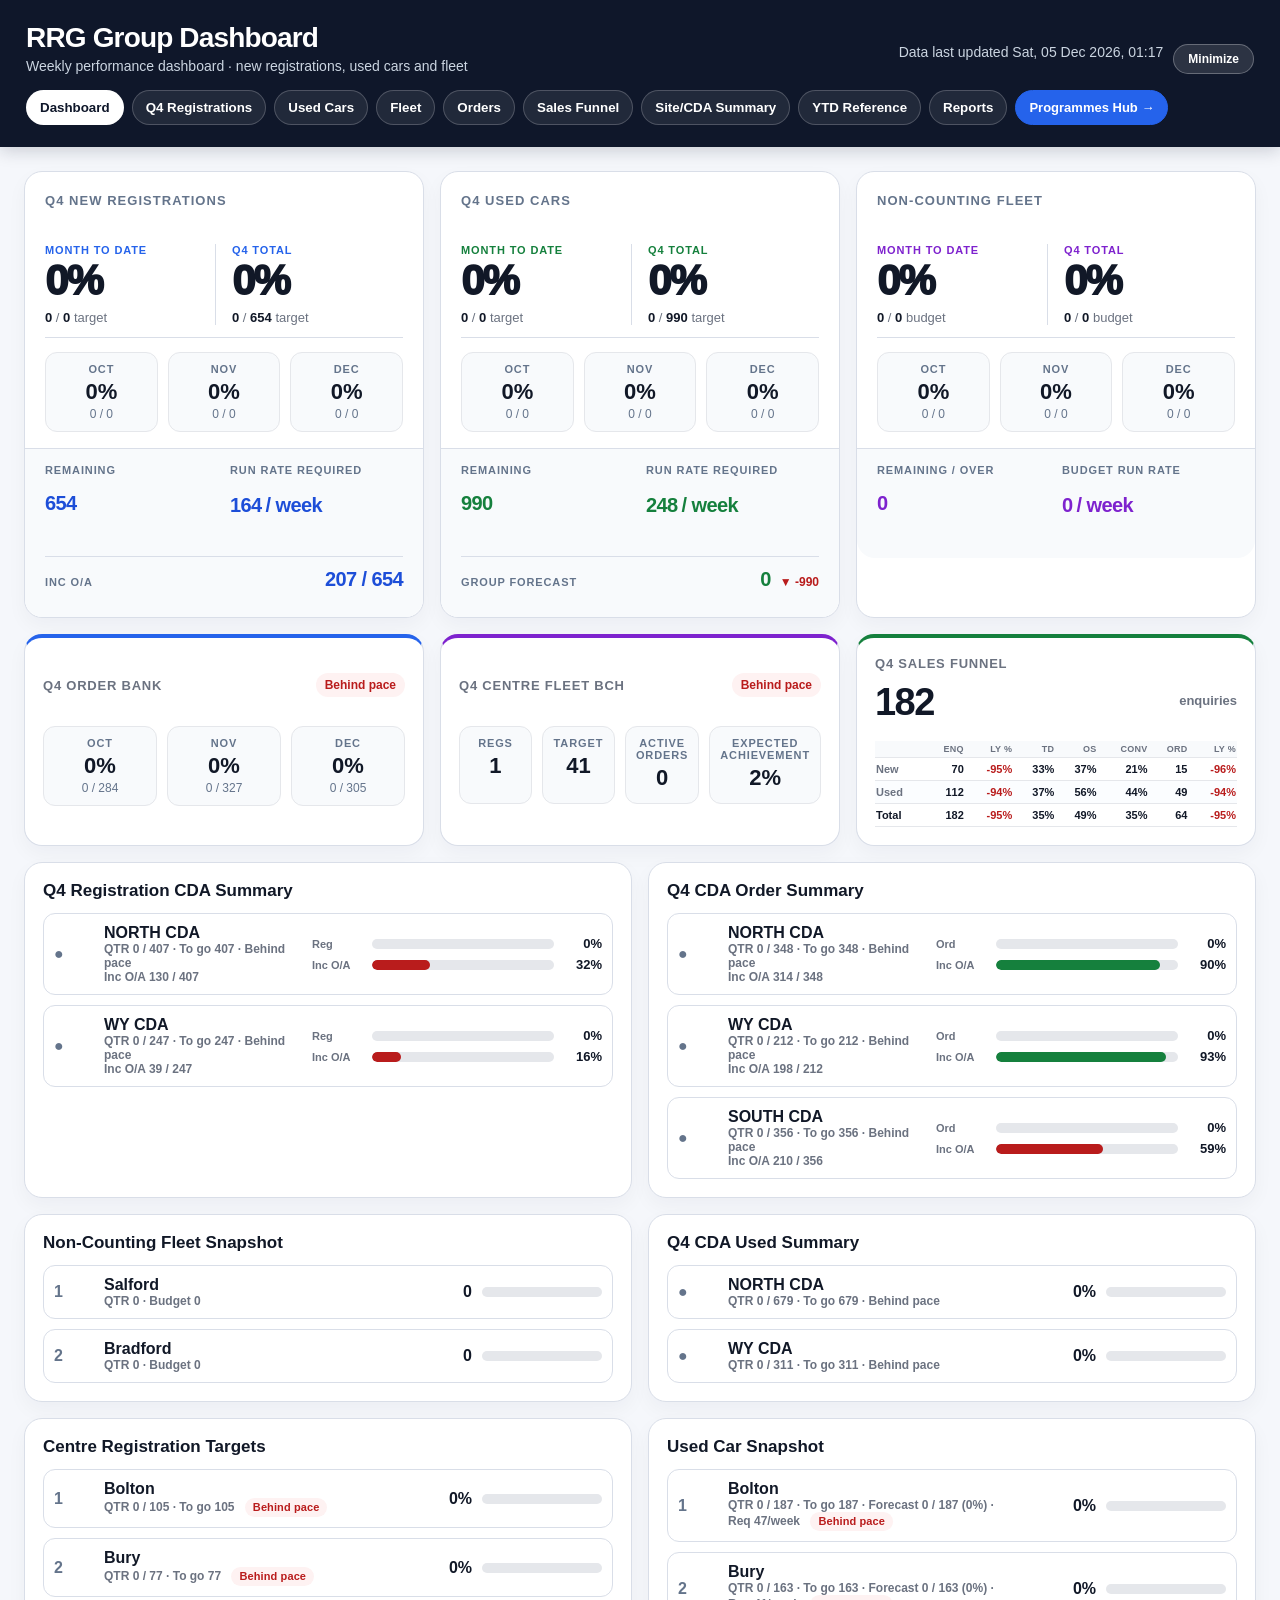
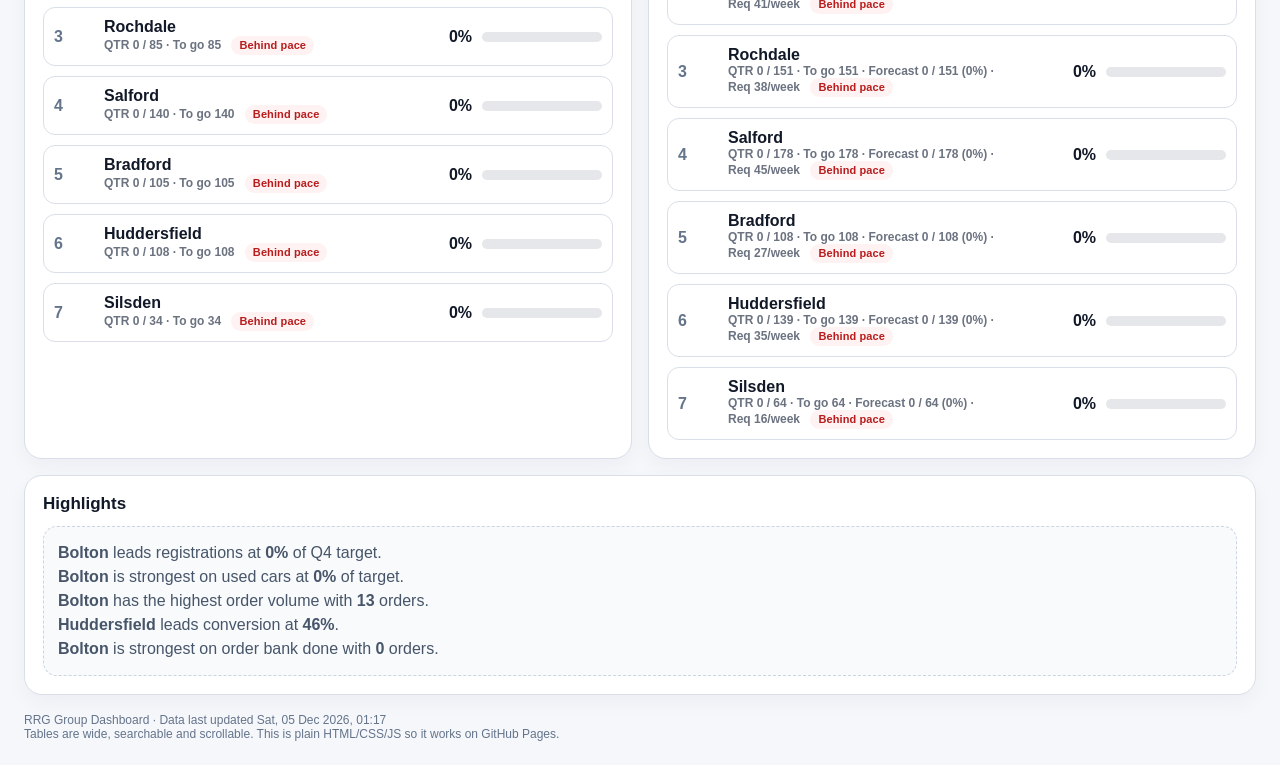
<file: index.html>
<!doctype html>
<html lang="en">
<head>
<meta charset="utf-8">
<meta name="viewport" content="width=device-width, initial-scale=1">
<meta http-equiv="Cache-Control" content="no-cache, no-store, must-revalidate">
<meta http-equiv="Pragma" content="no-cache">
<meta http-equiv="Expires" content="0">
<title>RRG Group Dashboard</title>
<link rel="stylesheet" href="./styles.css?v=20261123-pdfcombofix-1">
</head>
<body>
<header><div class="header-row"><div><h1>RRG Group Dashboard</h1><div class="subtitle">Weekly performance dashboard · new registrations, used cars and fleet</div></div><div class="header-actions"><div class="subtitle" style="text-align:right"><span id="dataUpdatedHeader">Data last updated -</span></div><button class="header-minimize-btn" id="headerMinimizeBtn" type="button">Minimize</button></div></div><nav><button class="active" data-target="dashboard">Dashboard</button><button data-target="q3regs">Q4 Registrations</button><button data-target="used">Used Cars</button><button data-target="fleet">Fleet</button><button data-target="orders">Orders</button><button data-target="activity">Sales Funnel</button><button data-target="siteSummary">Site/CDA Summary</button><button data-target="ytd">YTD Reference</button><button data-target="reports">Reports</button><a class="hub-link-btn" href="./programmes.html">Programmes Hub &rarr;</a><button data-target="admin">Admin Update</button></nav></header>
<main>
<section id="dashboard" class="section active"><div class="grid">
<div class="card kpi primary kpi-progress-card blue-card">
  <div class="label">Q4 New Registrations</div>
  <div class="kpi-split-main">
    <div><div class="mini-label">Month to date</div><div class="value" id="q3MonthPct">-</div><div class="note"><strong id="q3MonthCurrent">-</strong> / <strong id="q3MonthTarget">-</strong> target</div></div>
    <div><div class="mini-label">Q4 total</div><div class="value" id="q3Pct">-</div><div class="note"><strong id="q3Current">-</strong> / <strong id="q3Target">-</strong> target</div></div>
  </div>
  <div class="month-progress-grid">
    <div><span>Oct</span><strong id="q3OctPct">-</strong><small id="q3OctVol">-</small></div>
    <div><span>Nov</span><strong id="q3NovPct">-</strong><small id="q3NovVol">-</small></div>
    <div><span>Dec</span><strong id="q3DecPct">-</strong><small id="q3DecVol">-</small></div>
  </div>
  <div class="kpi-footer-strip two-up"><div><span>Remaining</span><strong id="q3Remaining">-</strong></div><div><span>Run rate required</span><strong><span id="q3RunRate">-</span> / week</strong></div><div class="forecast-wide" style="display:none"><span>Inc O/A</span><strong id="q3Carryover">-</strong></div></div>
</div>
<div class="card kpi primary kpi-progress-card green-card">
  <div class="label">Q4 Used Cars</div>
  <div class="kpi-split-main">
    <div><div class="mini-label">Month to date</div><div class="value" id="usedMonthPct">-</div><div class="note"><strong id="usedMonthCurrent">-</strong> / <strong id="usedMonthTarget">-</strong> target</div></div>
    <div><div class="mini-label">Q4 total</div><div class="value" id="usedPct">-</div><div class="note"><strong id="usedCurrent">-</strong> / <strong id="usedTarget">-</strong> target</div></div>
  </div>
  <div class="month-progress-grid">
    <div><span>Oct</span><strong id="usedOctPct">-</strong><small id="usedOctVol">-</small></div>
    <div><span>Nov</span><strong id="usedNovPct">-</strong><small id="usedNovVol">-</small></div>
    <div><span>Dec</span><strong id="usedDecPct">-</strong><small id="usedDecVol">-</small></div>
  </div>
  <div class="kpi-footer-strip"><div><span>Remaining</span><strong id="usedRemaining">-</strong></div><div><span>Run rate required</span><strong><span id="usedRunRate">-</span> / week</strong></div><div class="forecast-wide"><span>Group forecast</span><strong id="usedGroupForecast">-</strong><small id="usedForecastDelta">-</small></div></div>
</div>
<div class="card kpi primary kpi-progress-card purple-card">
  <div class="label">Non-Counting Fleet</div>
  <div class="kpi-split-main">
    <div><div class="mini-label">Month to date</div><div class="value" id="nonFleetMonthPct">-</div><div class="note"><strong id="nonFleetMonthCurrent">-</strong> / <strong id="nonFleetMonthBudget">-</strong> budget</div></div>
    <div><div class="mini-label">Q4 total</div><div class="value" id="nonFleetPct">-</div><div class="note"><strong id="nonFleetCurrent">-</strong> / <strong id="nonFleetBudget">-</strong> budget</div></div>
  </div>
  <div class="month-progress-grid">
    <div><span>Oct</span><strong id="nonFleetOctPct">-</strong><small id="nonFleetOctVol">-</small></div>
    <div><span>Nov</span><strong id="nonFleetNovPct">-</strong><small id="nonFleetNovVol">-</small></div>
    <div><span>Dec</span><strong id="nonFleetDecPct">-</strong><small id="nonFleetDecVol">-</small></div>
  </div>
  <div class="kpi-footer-strip two-up"><div><span>Remaining / over</span><strong id="nonFleetRemaining">-</strong></div><div><span>Budget run rate</span><strong><span id="nonFleetRunRate">-</span> / week</strong></div></div>
</div>
<div class="card kpi overview-card order-overview">
  <div class="overview-main"><div class="label" style="margin:0">Q4 Order Bank</div><div class="overview-status" id="orderBankStatus">-</div></div>
  <div class="month-progress-grid" style="margin-top:12px">
    <div><span>Oct</span><strong id="orderBankOctPct">-</strong><small id="orderBankOctVol">-</small></div>
    <div><span>Nov</span><strong id="orderBankNovPct">-</strong><small id="orderBankNovVol">-</small></div>
    <div><span>Dec</span><strong id="orderBankDecPct">-</strong><small id="orderBankDecVol">-</small></div>
  </div>
</div>
<div class="card kpi overview-card fleet-overview">
  <div class="overview-main"><div class="label" style="margin:0">Q4 Centre Fleet BCH</div><div class="overview-status" id="fleetBchStatus">-</div></div>
  <div class="month-progress-grid" style="margin-top:12px;grid-template-columns:repeat(4,1fr)"><div><span>Regs</span><strong id="fleetBchRegs">-</strong></div><div><span>Target</span><strong id="fleetBchTarget">-</strong></div><div><span>Active orders</span><strong id="fleetBchOrders">-</strong></div><div><span>Expected achievement</span><strong id="fleetBchExpected">-</strong></div></div>
</div>
<div class="card kpi overview-card enquiry-overview">
  <div class="label">Q4 Sales Funnel</div>
  <div class="overview-main"><div class="value" id="totalEnquiries">-</div><div class="overview-caption">enquiries</div></div>
  <div class="funnel-split-wrap"><table class="funnel-split"><thead><tr><th></th><th>Enq</th><th>LY %</th><th>TD</th><th>OS</th><th>Conv</th><th>Ord</th><th>LY %</th></tr></thead><tbody>
    <tr><td>New</td><td id="newEnquiries">-</td><td id="newEnquiriesLY">-</td><td id="newTdPct">-</td><td id="newOsPct">-</td><td id="newConvPct">-</td><td id="newOrdersStat">-</td><td id="newOrdersLY">-</td></tr>
    <tr><td>Used</td><td id="usedEnquiries">-</td><td id="usedEnquiriesLY">-</td><td id="usedTdPct">-</td><td id="usedOsPct">-</td><td id="usedConvPct">-</td><td id="usedOrdersStat">-</td><td id="usedOrdersLY">-</td></tr>
    <tr class="total-row"><td>Total</td><td id="totalEnquiriesSplit">-</td><td id="totalEnquiriesLY">-</td><td id="totalTdPct">-</td><td id="totalOsPct">-</td><td id="totalConvPct">-</td><td id="totalOrdersStat">-</td><td id="totalOrdersLY">-</td></tr>
  </tbody></table></div>
</div><div class="card half"><h3>Q4 Registration CDA Summary</h3><div id="cdaSummary" class="leader"></div></div><div class="card half"><h3>Q4 CDA Order Summary</h3><div id="cdaOrderSummary" class="leader"></div></div><div class="card half"><h3>Non-Counting Fleet Snapshot</h3><div id="nonFleetSummary" class="leader"></div></div><div class="card half"><h3>Q4 CDA Used Summary</h3><div id="cdaUsedSummary" class="leader"></div></div><div class="card half"><h3>Centre Registration Targets</h3><div id="leaderboard" class="leader"></div></div><div class="card half"><h3>Used Car Snapshot</h3><div id="usedSummary" class="leader"></div></div><div class="card wide"><h3>Highlights</h3><div id="highlights" class="note-box"></div></div><div class="card half" style="display:none"><h3>Executive Note</h3><div class="note-box" id="execNote"></div></div></div></section>
<section id="q3regs" class="section"><div class="card wide"><div class="toolbar"><h2>Q4 Registrations</h2><input class="search" data-filter="q3Table" placeholder="Search centre or CDA..."></div><div class="table-wrap"><table id="q3Table"></table></div></div></section>
<section id="used" class="section"><div class="card wide"><div class="toolbar"><h2>Used Counting Volume</h2><input class="search" data-filter="usedTable" placeholder="Search centre or CDA..."></div><div class="table-wrap"><table id="usedTable"></table></div></div></section>
<section id="fleet" class="section"><div class="grid"><div class="card wide"><div class="toolbar"><h2>Centre Fleet BCH</h2><input class="search" data-filter="fleetTable" placeholder="Search centre or CDA..."></div><div class="table-wrap"><table id="fleetTable"></table></div></div><div class="card wide"><div class="toolbar"><h2>Non-Counting Fleet</h2><input class="search" data-filter="nonTable" placeholder="Search centre or CDA..."></div><div class="table-wrap"><table id="nonTable"></table></div></div></div></section>
<section id="orders" class="section"><div class="grid"><div class="card wide"><div class="toolbar"><h2>Order Bank Targets</h2><input class="search" data-filter="orderBankTable" placeholder="Search centre..."></div><div class="table-wrap"><table id="orderBankTable"></table></div></div><div class="card wide"><div class="toolbar"><h2>Monthly Order Bank Detail · H1 Actuals + H2 Targets</h2><input class="search" data-filter="monthlyOrderTable" placeholder="Search centre..."></div><div class="table-wrap"><table id="monthlyOrderTable"></table></div></div></div></section>
<section id="activity" class="section"><div class="grid"><div class="card wide"><div class="toolbar"><h2>YTD Sales Funnel Leaderboard · Year to Date vs Last Year</h2></div><div class="hint">Ranked by enquiries growth year-on-year. Combines the frozen Jan-Sep totals with the live Q4 sales-activity export below, so re-uploading a fresh Q4 export (it should always be the full quarter-to-date figures, not just the new days) updates this leaderboard automatically - no manual recalculation needed.</div><div id="ytdSalesLeaderboard" class="yoy-grid"></div></div><div class="card wide"><div class="toolbar"><h2>Sales Funnel Efficiency League</h2><input class="search" data-filter="efficiencyTable" placeholder="Search centre..."></div><div class="hint">Efficiency score is weighted: Test Drive Rate 25%, Offer Sheet Rate 35%, Conversion 40%. This ranks how effectively centres convert their enquiries, not just who has the most volume.</div><div id="efficiencyAwards" class="award-grid"></div><div class="table-wrap"><table id="efficiencyTable"></table></div></div></div></section>
<section id="siteSummary" class="section"><div class="grid">
<div class="card wide"><h2>Site Summary</h2><div class="hint">Pick a site to see Q4 Registrations, Used Cars, Non-Counting Fleet, Fleet BCH, Order Bank and Sales Funnel all in one place.</div><select id="siteSummarySelect" class="search" style="max-width:360px"></select></div>
<div id="siteSummaryContent" class="grid" style="grid-column:span 12;padding:0;border:none;box-shadow:none;background:none"></div>
<div class="card wide"><h2>CDA Summary</h2><div class="hint">Same figures, rolled up to NORTH / WY / SOUTH CDA level.</div><select id="cdaSummarySelect" class="search" style="max-width:360px"></select></div>
<div id="cdaSummaryContent" class="grid" style="grid-column:span 12;padding:0;border:none;box-shadow:none;background:none"></div>
</div></section>
<section id="q3ref" class="section"><div class="grid"><div class="card wide"><div class="toolbar"><h2>Q3 Registrations Reference</h2><input class="search" data-filter="q3RefRegTable" placeholder="Search centre or CDA..."></div><div class="table-wrap"><table id="q3RefRegTable"></table></div></div><div class="card wide"><div class="toolbar"><h2>Q3 Used Reference</h2><input class="search" data-filter="q3RefUsedTable" placeholder="Search centre or CDA..."></div><div class="table-wrap"><table id="q3RefUsedTable"></table></div></div><div class="card wide"><div class="toolbar"><h2>Q3 Centre Fleet BCH Reference</h2><input class="search" data-filter="q3RefFleetTable" placeholder="Search centre or CDA..."></div><div class="table-wrap"><table id="q3RefFleetTable"></table></div></div><div class="card wide"><div class="toolbar"><h2>Q3 Non-Counting Fleet Reference</h2><input class="search" data-filter="q3RefNonTable" placeholder="Search centre or CDA..."></div><div class="table-wrap"><table id="q3RefNonTable"></table></div></div></div></section>
<section id="ytd" class="section"><div class="grid"><div class="card wide"><div class="toolbar"><h2>YTD Registrations · Q1-Q3</h2><input class="search" data-filter="ytdRegTable" placeholder="Search centre or CDA..."></div><div class="table-wrap"><table id="ytdRegTable"></table></div></div><div class="card wide"><div class="toolbar"><h2>YTD Used Cars · Q1-Q3</h2><input class="search" data-filter="ytdUsedTable" placeholder="Search centre or CDA..."></div><div class="table-wrap"><table id="ytdUsedTable"></table></div></div><div class="card wide"><div class="toolbar"><h2>YTD Non-Counting Fleet · Q1-Q3</h2><input class="search" data-filter="ytdNonTable" placeholder="Search centre or CDA..."></div><div class="table-wrap"><table id="ytdNonTable"></table></div></div><div class="card wide"><div class="toolbar"><h2>YTD Sales Funnel vs Last Year</h2></div><div class="hint">Total enquiries this year (CY) vs the same period last year (LY), by centre - Jan-Sep frozen totals plus the live Q4-to-date export, updating automatically as new Q4 exports are uploaded.</div><div id="ytdYoyBySite" class="yoy-grid"></div></div></div></section>



<section id="reports" class="section"><div class="grid">
<div class="card wide">
  <div class="toolbar"><h2>Monthly Sales and Marketing Meeting Deck</h2></div>
  <div class="hint">Landscape slide deck for the monthly sales and marketing meeting - Registrations, Counting Fleet, Non-Counting Fleet, Order Bank, Used Cars and VCF, each shown at Group, CDA and site level, pulled live from this dashboard and the Programmes Hub.</div>
  <div style="display:flex;gap:10px;flex-wrap:wrap;align-items:center;margin-top:10px">
    <label style="display:flex;flex-direction:column;gap:4px;font-size:12px;color:var(--muted);font-weight:800">Month
      <select id="reportsMonth" style="padding:8px 10px;border:1px solid var(--line);border-radius:10px;font-size:14px">
        <option value="oct">October</option><option value="nov" selected>November</option><option value="dec">December</option>
      </select>
    </label>
    <label style="display:flex;flex-direction:column;gap:4px;font-size:12px;color:var(--muted);font-weight:800">Site
      <select id="reportsSite" style="padding:8px 10px;border:1px solid var(--line);border-radius:10px;font-size:14px"><option value="">All sites</option></select>
    </label>
    <button class="admin-btn primary-btn" id="reportsPreviewBtn" type="button" style="align-self:flex-end">Preview</button>
    <button class="admin-btn" id="reportsExportBtn" type="button" style="align-self:flex-end">Export to PDF</button>
  </div>
</div>
<div class="card wide">
  <div class="toolbar"><h2>Full Dashboard Export</h2></div>
  <div class="hint">A print-friendly snapshot of every table and KPI on this dashboard, as currently loaded.</div>
  <div style="display:flex;gap:10px;flex-wrap:wrap;margin-top:10px">
    <button class="admin-btn primary-btn" id="exportPdfReports" type="button">Export PDF</button>
    <button class="admin-btn primary-btn" id="exportPptReports" type="button">Export PowerPoint</button>
  </div>
</div>
<div class="card wide">
  <div class="toolbar"><h2>Toyota Programme Deck</h2></div>
  <div class="hint">The manufacturer-facing performance deck for Toyota GB meetings - new cars, fleet, VCF and aftersales at Group level.</div>
  <div style="display:flex;gap:10px;flex-wrap:wrap;margin-top:10px">
    <a class="admin-btn primary-btn" href="./toyota-programme.html" style="text-decoration:none;display:inline-flex;align-items:center">Open Toyota Programme Deck &rarr;</a>
  </div>
</div>
</div></section>

<section id="admin" class="section"><div class="grid">
  <div class="card wide">
    <h2>Admin Update</h2>
    <div class="hint">This version reads four workbook files uploaded to GitHub: weekly-update.xlsx, sales-activity.xls, order-bank.xlsx and sales-activity-ly.xls. Replace those four files each week, commit, and refresh the dashboard.</div>
  </div>
  <div class="card wide version-card">
    <div><strong>Data last updated</strong><br><span id="adminDataUpdated">-</span></div>
    <div><strong>Cache status</strong><br><span>Versioned assets active</span></div>
  </div>
  <div class="card third">
    <h3>1. Weekly Update.xlsx</h3>
    <input id="weeklyFile" type="file" accept=".xlsx,.xls" class="search">
    <div class="hint">Updates registrations, used cars, non-counting fleet and fleet BCH for the current quarter from the "2026 - Q4" sheet. The "2026 - Q3" sheet (same shape) is also read, feeding the separate Q3 Reference tab.</div>
  </div>
  <div class="card third">
    <h3>2. Sales Activity.xls</h3>
    <input id="activityFile" type="file" accept=".xls,.xlsx,.html" class="search">
    <div class="hint">Updates enquiries, test drives, offer sheets and conversion.</div>
  </div>
  <div class="card third">
    <h3>3. Order Bank Targets.xlsx</h3>
    <input id="orderFile" type="file" accept=".xlsx,.xls" class="search">
    <div class="hint">Updates the Orders / Order Bank tab only. This is separate from Sales Activity orders.</div>
  </div>
  <div class="card third">
    <h3>4. Sales Activity LY.xls</h3>
    <input id="activityLyFile" type="file" accept=".xls,.xlsx,.html" class="search">
    <div class="hint">Last year's sales funnel, same layout as file 2. Powers the LY % column and the by-site comparison on the Sales Funnel tab.</div>
  </div>
  <div class="card wide">
    <div class="toolbar">
      <h3>Preview</h3>
      <div>
        <button class="admin-btn" id="previewImport">Preview Import</button>
        <button class="admin-btn primary-btn" id="publishImport">Publish</button>
        <button class="admin-btn" id="downloadData">Download data backup</button>
        <button class="admin-btn primary-btn" id="exportPdf" type="button">Export PDF</button><button class="admin-btn primary-btn" id="exportPpt" type="button">Export PowerPoint</button>
        <button class="admin-btn danger-btn" id="resetData">Reset saved data</button>
      </div>
    </div>
    <div id="adminStatus" class="note-box">No files loaded yet.</div>
    <div class="table-wrap" style="margin-top:12px;max-height:360px"><table id="adminPreviewTable"></table></div>
  </div>
</div></section>
<div class="footer-note">RRG Group Dashboard · <span id="footerDataUpdated">Data last updated -</span><br>Tables are wide, searchable and scrollable. This is plain HTML/CSS/JS so it works on GitHub Pages.</div></main>
<script src="https://cdn.sheetjs.com/xlsx-0.20.3/package/dist/xlsx.full.min.js"></script>
<script src="./app.js?v=20261116-incoa-1"></script>
<script>
(function(){
  var header = document.querySelector('header');
  var btn = document.getElementById('headerMinimizeBtn');
  if(!header || !btn) return;
  var KEY = 'rrgHeaderMinimized';
  function setState(minimized){
    header.classList.toggle('header-minimized', minimized);
    btn.textContent = minimized ? 'Expand' : 'Minimize';
    try{ localStorage.setItem(KEY, minimized ? '1' : '0'); }catch(e){}
  }
  var saved = false;
  try{ saved = localStorage.getItem(KEY) === '1'; }catch(e){}
  setState(saved);
  btn.addEventListener('click', function(){ setState(!header.classList.contains('header-minimized')); });
})();
</script>
</body></html>
</file>
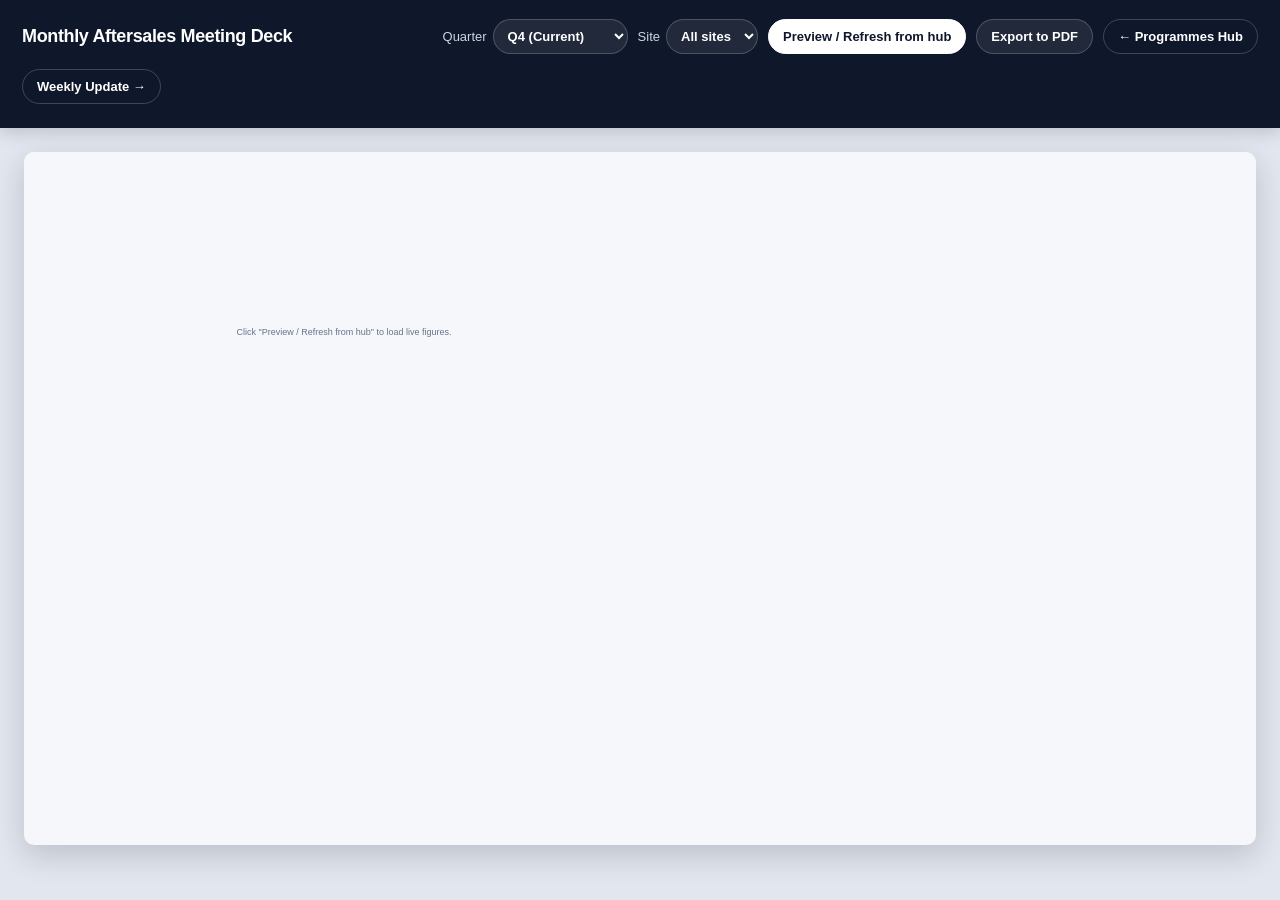
<file: aftersales-deck.html>
<!DOCTYPE html>
<html lang="en-GB">
<head>
<meta charset="utf-8">
<meta name="viewport" content="width=device-width, initial-scale=1">
<title>RRG Group – Monthly Aftersales Meeting Deck</title>
<style>
:root{--bg:#f5f7fb;--card:#ffffff;--ink:#111827;--muted:#6b7280;--line:#d9dee8;--head:#0f172a;--blue:#2563eb;--green:#15803d;--amber:#b45309;--red:#b91c1c;--lightblue:#eff6ff;--lightgreen:#ecfdf5;--lightamber:#fffbeb;--lightred:#fef2f2;--s:0.5}
*{box-sizing:border-box}
body{margin:0;background:#e2e6ee;font-family:-apple-system,BlinkMacSystemFont,"Segoe UI",Roboto,Arial,sans-serif;color:var(--ink)}

/* --- Control bar (page chrome, not part of the exported report) --- */
.bar{position:sticky;top:0;z-index:5;display:flex;flex-wrap:wrap;gap:10px;align-items:center;padding:14px 22px;background:var(--head);color:#fff;box-shadow:0 4px 16px rgba(15,23,42,.18)}
.bar h1{font-size:18px;font-weight:800;margin-right:auto;letter-spacing:-.02em}
.bar select,.bar button,.bar a{font:700 13px -apple-system,Arial,sans-serif;border-radius:999px;padding:9px 14px;cursor:pointer;border:1px solid rgba(255,255,255,.2);background:rgba(255,255,255,.08);color:#fff}
.bar select{padding:8px 10px;color-scheme:light}
/* The select pill itself is white-on-dark to match the bar, but its
   dropdown popup is a native OS control - without this, browsers render
   its options using the select's own white text colour over their default
   white popup background, so every option but the hovered one is invisible. */
.bar select option{color:#111827;background:#fff}
.bar button.primary{background:#fff;color:var(--head);border-color:#fff}
.bar a{background:transparent;text-decoration:none;display:inline-flex;align-items:center}
.bar button:disabled{opacity:.6;cursor:default}
.updateStatus{font-size:12px;color:#cbd5e1;width:100%;order:9}

/* --- Slide canvas: fixed 1280x720, scaled to fit the viewport on screen --- */
.wrap{padding:24px;max-width:1340px;margin:0 auto}
.slides{display:flex;flex-direction:column;gap:24px}
.frame{width:100%;aspect-ratio:16/9;overflow:hidden;border-radius:10px;box-shadow:0 10px 30px rgba(15,23,42,.18);position:relative;background:var(--bg)}
.slide{width:1280px;height:720px;transform:scale(var(--s));transform-origin:top left;position:absolute;top:0;left:0;background:var(--bg)}

.bar-top{position:absolute;top:0;left:0;right:0;height:60px;background:var(--head);display:flex;align-items:center;justify-content:space-between;padding:0 32px;color:#fff}
.bar-top .title{font-size:22px;font-weight:800;letter-spacing:-.02em}
.bar-top .sub{font-size:13px;color:#cbd5e1;text-align:right;line-height:1.4}
.slide-body{position:absolute;top:60px;left:0;right:0;bottom:0;padding:16px 28px 18px;display:flex;flex-direction:column}
.cols{display:grid;grid-template-columns:380px 1fr;gap:16px;flex:1;min-height:0}
.cols.single{grid-template-columns:1fr}
.left-col{display:flex;flex-direction:column;gap:10px;min-height:0}

.card{background:var(--card);border:1px solid var(--line);border-radius:16px;box-shadow:0 8px 20px rgba(15,23,42,.04)}
.group-card{padding:14px 16px;border-top:4px solid var(--blue)}
.group-card .label{font-size:12px;letter-spacing:.07em;text-transform:uppercase;font-weight:900;color:#64748b}
.kpi-split-main{display:grid;grid-template-columns:1fr 1fr;gap:12px;margin-top:8px}
.kpi-split-main.one{grid-template-columns:1fr;max-width:320px}
.mini-label{font-size:10px;text-transform:uppercase;letter-spacing:.07em;color:var(--blue);font-weight:900;margin-bottom:2px}
.kpi-split-main>div:first-child{border-right:1px solid var(--line);padding-right:12px}
.kpi-split-main.one>div:first-child{border-right:0;padding-right:0}
.value{font-size:30px;line-height:1;font-weight:950;letter-spacing:-.04em;margin:2px 0 3px}
.note{font-size:12px;color:var(--muted)}
.note strong{color:var(--ink)}
.kpi-split-main .status,.cda-split .status{margin-top:5px}

.cda-card{padding:9px 14px;border-top:4px solid var(--blue);flex:1;max-height:160px;display:flex;flex-direction:column;justify-content:center;min-height:0}
.cda-card .label{font-size:11px;letter-spacing:.06em;text-transform:uppercase;font-weight:900;color:#64748b;margin-bottom:4px}
.cda-split{display:grid;grid-template-columns:1fr 1fr;gap:10px}
.cda-split.one{grid-template-columns:1fr;max-width:260px}
.cda-split>div:first-child{border-right:1px solid var(--line);padding-right:10px}
.cda-split.one>div:first-child{border-right:0;padding-right:0}
.cda-split .mini-label{font-size:9px;margin-bottom:1px}
.cda-split .value{font-size:20px;margin:0 0 1px}
.cda-split .note{font-size:11px}

.panel{padding:14px 18px;display:flex;flex-direction:column;min-height:0;overflow:hidden}
.panel h3{margin:0 0 8px;font-size:13px;font-weight:800;color:#334155;text-transform:uppercase;letter-spacing:.05em;flex:0 0 auto}
.leader{display:flex;flex-direction:column;gap:5px;flex:1;min-height:0}
.leader-row{display:grid;grid-template-columns:26px 1fr 64px 46px 128px;gap:9px;align-items:center;padding:6px 10px;border:1px solid var(--line);border-radius:10px;background:#fff}
/* "Tracking slightly behind" (Trade Parts) runs longer than this deck's
   other pill labels ("On / Ahead", "Behind") - wrap it onto two lines
   rather than let it overflow its fixed-width grid column. */
.leader-row .status{font-size:9.5px;padding:3px 7px;white-space:normal;line-height:1.2;text-align:center}
.leader-row.vcf-row{grid-template-columns:26px 1fr repeat(4,56px) 64px}
.rank{font-weight:900;color:#64748b;font-size:12px}
.centre{font-weight:900;font-size:13px}
.centre .mini{font-weight:700;color:var(--muted);font-size:10.5px;margin-top:1px}
.togo{text-align:right;font-size:11px;color:var(--muted);font-weight:800;line-height:1.3}
.togo strong{display:block;font-size:14px;font-weight:900}
.togo.ahead strong{color:var(--green)}
.togo.behind strong{color:var(--red)}
.pct{text-align:right;font-weight:900;font-size:16px}
.pillarpct{text-align:center;font-weight:900;font-size:13px;border-radius:8px;padding:4px 2px}
.pillarpct.green{background:var(--lightgreen);color:var(--green)}
.pillarpct.amber{background:var(--lightamber);color:var(--amber)}
.pillarpct.red{background:var(--lightred);color:var(--red)}
.pillar-head{font-size:9px;text-align:center;text-transform:uppercase;letter-spacing:.03em}
.status{display:inline-flex;align-items:center;justify-content:center;font-weight:800;border-radius:999px;padding:4px 9px;font-size:11px;white-space:nowrap}
.status.green{background:var(--lightgreen);color:var(--green)}
.status.amber{background:var(--lightamber);color:var(--amber)}
.status.red{background:var(--lightred);color:var(--red)}
.footnote{position:absolute;bottom:6px;left:28px;right:28px;font-size:10px;color:#94a3b8}
.extra-line{margin-top:8px;padding-top:8px;border-top:1px solid var(--line);font-size:12px;color:var(--muted)}
.extra-line strong{color:var(--ink)}
.variance{font-weight:800}
.variance.positive{color:var(--green)}
.variance.negative{color:var(--red)}
.cda-card .extra-line{margin-top:6px;padding-top:6px;font-size:11px}

/* Trade Parts needs 5 left-col cards (Group + 4 CDAs incl. Lexus), one more
   than the 4-card layout (Group + 3 CDAs) every other slide uses - this
   compact variant shrinks padding/fonts so all 5 fit without overlapping. */
.left-col.compact{gap:6px}
.left-col.compact .group-card{padding:8px 12px}
.left-col.compact .group-card .kpi-split-main{margin-top:4px}
.left-col.compact .group-card .value{font-size:22px;margin:1px 0 2px}
.left-col.compact .group-card .extra-line{margin-top:4px;padding-top:4px;font-size:10px}
.left-col.compact .cda-card{padding:5px 12px;max-height:94px}
.left-col.compact .cda-card .label{font-size:10px;margin-bottom:2px}
.left-col.compact .cda-split .mini-label{font-size:8px}
.left-col.compact .cda-split .value{font-size:15px}
.left-col.compact .cda-split .note{font-size:9.5px}
.left-col.compact .cda-card .status{font-size:9px;padding:2px 6px;margin-top:2px}
.left-col.compact .cda-card .extra-line{display:none}

/* Cover slide */
.cover{background:var(--head);color:#fff}
.cover .accent{width:70px;height:6px;background:var(--blue);border-radius:3px;margin-bottom:26px}
.cover .org{font-size:16px;font-weight:800;color:#cbd5e1;letter-spacing:.04em;text-transform:uppercase}
.cover h1{font-size:54px;font-weight:900;letter-spacing:-.03em;margin:10px 0 18px;line-height:1.05}
.cover .period{font-size:22px;color:#e5e7eb;font-weight:700}
.cover .asof{font-size:14px;color:#9aa7bb;margin-top:10px}
.cover-body{position:absolute;top:0;left:0;right:0;bottom:0;padding:70px 72px;display:flex;flex-direction:column;justify-content:center}
.cover-foot{position:absolute;bottom:28px;left:72px;right:72px;font-size:12px;color:#9aa7bb}

@media print{
  @page{size:1280px 720px;margin:0}
  body{background:none}
  .bar{display:none!important}
  .wrap{padding:0;max-width:none}
  .slides{gap:0}
  .frame{width:1280px;height:720px;aspect-ratio:auto;border-radius:0;box-shadow:none}
  .frame:not(:last-child){page-break-after:always;break-after:page}
  .slide{transform:none}
  *{-webkit-print-color-adjust:exact;print-color-adjust:exact}
}
</style>
</head>
<body>
<div class="bar">
  <h1>Monthly Aftersales Meeting Deck</h1>
  <label style="display:flex;align-items:center;gap:6px;font-size:13px;color:#cbd5e1">Quarter
    <select id="quarterSelect"><option value="q4">Q4 (Current)</option><option value="q3">Q3 (Reference)</option></select>
  </label>
  <label style="display:flex;align-items:center;gap:6px;font-size:13px;color:#cbd5e1">Site
    <select id="siteSelect"><option value="">All sites</option></select>
  </label>
  <button id="updateBtn" class="primary">Preview / Refresh from hub</button>
  <button id="printBtn">Export to PDF</button>
  <a href="./programmes.html">&larr; Programmes Hub</a>
  <a href="./index.html">Weekly Update &rarr;</a>
  <span class="updateStatus" id="updateStatus"></span>
</div>
<div class="wrap">
  <div class="slides" id="slides"><div class="frame"><div class="slide" style="display:flex;align-items:center;justify-content:center;color:#64748b;font-size:18px">Click "Preview / Refresh from hub" to load live figures.</div></div></div>
</div>

<script>
const fmt = n => (n===null||n===undefined||Number.isNaN(n)) ? '-' : new Intl.NumberFormat('en-GB',{maximumFractionDigits:0}).format(n);
const fmtGbp = n => (n===null||n===undefined||Number.isNaN(n)) ? '-' : '£'+new Intl.NumberFormat('en-GB',{maximumFractionDigits:0}).format(n);
const pct = n => (n===null||n===undefined||Number.isNaN(n)) ? '-' : Math.round(n*100)+'%';
const esc = s => String(s ?? '').replace(/[&<>"]/g, c => ({'&':'&amp;','<':'&lt;','>':'&gt;','"':'&quot;'}[c]));
const shortSite = c => String(c||'').replace(/^RRG\s+/i,'');

function siteFilter(){ return document.getElementById('siteSelect').value || ''; }
function quarterKey(){ return document.getElementById('quarterSelect').value === 'q3' ? 'q3' : 'q4'; }
function quarterLabel(){ return quarterKey()==='q3' ? 'Q3' : 'Q4'; }
function quarterPeriodLabel(){ return quarterKey()==='q3' ? 'Q3 (Reference)' : 'Q4 (Current)'; }

function loadFrame(url, isReady, timeoutMs=20000){
  return new Promise((resolve, reject)=>{
    const f = document.createElement('iframe');
    f.style.cssText = 'position:absolute;width:1px;height:1px;opacity:0;pointer-events:none;left:-9999px';
    let done = false;
    const timer = setTimeout(()=>{ if(!done){ done=true; cleanup(); reject(new Error(url+' took too long to load')); } }, timeoutMs);
    function cleanup(){ clearTimeout(timer); }
    function poll(){
      if (done) return;
      let w = null;
      try { w = f.contentWindow; } catch(e){}
      if (w && w.DATA) {
        let ready = false;
        try { ready = isReady(w.DATA); } catch(e){}
        if (ready) { done = true; cleanup(); resolve({ win:w, el:f }); return; }
      }
      setTimeout(poll, 250);
    }
    f.onload = () => poll();
    f.onerror = () => { if(!done){ done=true; cleanup(); reject(new Error('Failed to load '+url)); } };
    f.src = url;
    document.body.appendChild(f);
  });
}

// --- Status pills ---------------------------------------------------------
// VCF and WRR share the Programmes Hub's own SvO thresholds (>=100% On/
// Ahead, >=90% Slightly behind, else Behind) with no time-elapsed "pace"
// adjustment - that's a Weekly Update dashboard concept, not how this hub
// reads its own figures. Trade Parts keeps its own tighter amber band
// (>=95%) and "Tracking..." wording, matching tradePartsStatusPill in
// service-app.js exactly, because its headline number is already a
// full-quarter forecast rather than a to-date actual.
function svoClass(n){ return n===null||n===undefined ? '' : (n>=1?'green':n>=.9?'amber':'red'); }
function svoLabel(n){ return n===null||n===undefined ? 'No data' : (n>=1?'Ahead':n>=.9?'Slightly behind':'Behind'); }
function svoPill(n){ return `<span class="status ${svoClass(n)}">${svoLabel(n)}</span>`; }
function tpClass(n){ return n===null||n===undefined ? '' : (n>=1?'green':n>=.95?'amber':'red'); }
function tpLabel(n){ return n===null||n===undefined ? 'No data' : (n>=1?'Ahead':n>=.95?'Slightly behind':'Behind'); }
function tpPill(n){ return `<span class="status ${tpClass(n)}">${tpLabel(n)}</span>`; }

function gapLine(actual, target, isCurrency){
  if(actual===null||actual===undefined||target===null||target===undefined) return '';
  const gap = actual-target;
  const cls = gap>=0?'positive':'negative';
  const f = isCurrency?fmtGbp:fmt;
  const text = gap>=0 ? `${f(gap)} ahead` : `${f(Math.abs(gap))} behind`;
  return `<div class="extra-line"><span class="variance ${cls}">${text}</span></div>`;
}
function rewardLine(reward){
  if(reward===null||reward===undefined) return '';
  return `<div class="extra-line">Reward band <strong>${pct(reward)}</strong></div>`;
}

// --- Generic dual-period (Quarter/YTD) card builders ----------------------
// cell: {actual, target, ratio, pillHtml, isCurrency}
function periodCell(label, c, accent, unit){
  const f = c.isCurrency ? fmtGbp : fmt;
  return `<div><div class="mini-label" style="color:${accent}">${label}</div><div class="value">${c.ratio===null||c.ratio===undefined?'-':pct(c.ratio)}</div><div class="note"><strong>${f(c.actual)}</strong> / <strong>${f(c.target)}</strong>${unit||' target'}</div>${c.pillHtml||''}</div>`;
}
function dualCard(opts){
  // opts: {label, accent, p1Label, p1, p2Label, p2, unit, extra}
  const one = opts.p2 ? '' : ' one';
  return `<div class="card group-card" style="border-top-color:${opts.accent}">
    <div class="label">${esc(opts.label)}</div>
    <div class="kpi-split-main${one}">
      ${periodCell(opts.p1Label, opts.p1, opts.accent, opts.unit)}
      ${opts.p2 ? periodCell(opts.p2Label, opts.p2, opts.accent, opts.unit) : ''}
    </div>
    ${opts.extra||''}
  </div>`;
}
function cdaCard(opts){
  const one = opts.p2 ? '' : ' one';
  const f = opts.p1.isCurrency ? fmtGbp : fmt;
  const cell = (label,c) => `<div><div class="mini-label" style="color:${opts.accent}">${label}</div><div class="value">${c.ratio===null||c.ratio===undefined?'-':pct(c.ratio)}</div><div class="note">${f(c.actual)} / ${f(c.target)}</div>${c.pillHtml||''}</div>`;
  return `<div class="card cda-card" style="border-top-color:${opts.accent}">
    <div class="label">${esc(opts.label)}</div>
    <div class="cda-split${one}">
      ${cell(opts.p1Label, opts.p1)}
      ${opts.p2 ? cell(opts.p2Label, opts.p2) : ''}
    </div>
    ${opts.extra||''}
  </div>`;
}
function leagueRow(i, label, actual, target, ratio, pillHtml, extraMini, highlight, isCurrency){
  const f = isCurrency ? fmtGbp : fmt;
  const gap = (actual||0) - (target||0);
  const ahead = gap >= 0;
  return `<div class="leader-row"${highlight?' style="border-color:#2563eb;border-width:2px;background:#eff6ff"':''}>
    <div class="rank">${i+1}</div>
    <div class="centre">${esc(label)}${extraMini?`<div class="mini">${extraMini}</div>`:''}</div>
    <div class="togo ${ahead?'ahead':'behind'}"><strong>${f(Math.abs(gap))}</strong>${ahead?'ahead':'behind'}</div>
    <div class="pct">${ratio===null||ratio===undefined?'-':pct(ratio)}</div>
    ${pillHtml}
  </div>`;
}

// --- Trade Parts helpers (mirrors service-app.js exactly) -----------------
function tradePartsRow(data, period){
  if(!data || !data.rows) return null;
  return data.rows.find(r => String(r.Period||'').toLowerCase()===period.toLowerCase()) || null;
}
function tradePartsYtdThroughQ4(data){
  const quarters = ['Q1','Q2','Q3','Q4'].map(p=>tradePartsRow(data,p)).filter(Boolean);
  if(!quarters.length) return null;
  const forecast = quarters.reduce((a,r)=>a+(Number(r['SMROE Sales Out (Forecast)*'])||0),0);
  const target = quarters.reduce((a,r)=>a+(Number(r['SMROE Target'])||0),0);
  const achieved = target ? forecast/target : null;
  return { 'SMROE Sales Out (Forecast)*': forecast, 'SMROE Target': target, 'Target % Achieved (Forecast)*': achieved, 'Target Reward %*': rewardBandFor(achieved) };
}
function rewardBandFor(achieved){
  if(achieved===null||achieved===undefined) return null;
  return achieved>=1 ? 0.12 : achieved>=0.9 ? 0.09 : 0.05;
}
function tpCellFrom(row){
  if(!row) return { actual:null, target:null, ratio:null, isCurrency:true, pillHtml:tpPill(null) };
  const actual = row['SMROE Sales Out (Forecast)*'], target = row['SMROE Target'], ratio = row['Target % Achieved (Forecast)*'];
  return { actual, target, ratio, isCurrency:true, pillHtml:tpPill(ratio) };
}
const TRADE_PARTS_CDA_ORDER = ['North Manchester', 'South Manchester', 'West Yorkshire', 'Lexus'];
const CDA_ACCENTS = {'North Manchester':'#2563eb','South Manchester':'#15803d','West Yorkshire':'#b45309','Lexus':'#7e22ce'};

// --- WRR helpers (mirrors service-app.js exactly) --------------------------
function wrrGroupRollup(rows){
  const byGroup = {}; const order = [];
  (rows||[]).forEach(r=>{
    const g = r['WRR Group'];
    if(!g) return;
    if(!byGroup[g]){ byGroup[g] = { group:g, actual:0, target:0 }; order.push(g); }
    byGroup[g].actual += Number(r['CPUS Unique'])||0;
    byGroup[g].target += Number(r['Target'])||0;
  });
  return order.map(g=>{ const v=byGroup[g]; return { group:v.group, actual:v.actual, target:v.target, achieved: v.target ? v.actual/v.target : null }; });
}
function wrrCellFrom(row){
  if(!row) return { actual:null, target:null, ratio:null, isCurrency:false, pillHtml:svoPill(null) };
  const actual = row['CPUS Unique'] ?? row.actual, target = row['Target'] ?? row.target, ratio = row['Centre % Achieved'] ?? row.achieved;
  return { actual, target, ratio, isCurrency:false, pillHtml:svoPill(ratio) };
}

// --- VCF slide (built, previewed and approved as part of the Monthly Sales
// and Marketing Meeting Deck - reused here verbatim, same figures) --------
const VCF_PILLARS = ['Part Purchases','Accessory Purchases','Used Vehicles','Service Plans Plus'];
const VCF_ACCENTS = {'Part Purchases':'#2563eb','Accessory Purchases':'#15803d','Used Vehicles':'#7e22ce','Service Plans Plus':'#b45309'};
const VCF_CURRENCY = {'Part Purchases':true,'Accessory Purchases':true,'Used Vehicles':false,'Service Plans Plus':false};
function vcfFmt(pillar, n){ return VCF_CURRENCY[pillar] ? fmtGbp(n) : fmt(n); }
function renderVcfSlide(q4Data, ytdData){
  const filterSite = siteFilter();
  const pillarTotals = (data, name) => {
    if(!data) return {actual:null,target:null,svo:null};
    if(data.total && data.total.values[name]){
      const v = data.total.values[name];
      return { actual: v.actual ?? null, target: v.target ?? null, svo: v.svo ?? (v.target ? (v.actual||0)/v.target : null) };
    }
    const actual = data.rows.reduce((a,r)=>a+(Number(r.values[name]?.actual)||0),0);
    const target = data.rows.reduce((a,r)=>a+(Number(r.values[name]?.target)||0),0);
    return { actual, target, svo: target ? actual/target : null };
  };
  const cards = VCF_PILLARS.map(name=>{
    const q4 = pillarTotals(q4Data, name), ytd = pillarTotals(ytdData, name);
    const accent = VCF_ACCENTS[name];
    return `<div class="card cda-card" style="border-top-color:${accent}">
      <div class="label">${esc(name)}</div>
      <div class="cda-split">
        <div><div class="mini-label" style="color:${accent}">${quarterLabel()}</div><div class="value">${q4.svo===null?'-':pct(q4.svo)}</div><div class="note">${vcfFmt(name,q4.actual)} / ${vcfFmt(name,q4.target)}</div><span class="status ${svoClass(q4.svo)}">${svoLabel(q4.svo)}</span></div>
        <div><div class="mini-label" style="color:${accent}">YTD</div><div class="value">${ytd.svo===null?'-':pct(ytd.svo)}</div><div class="note">${vcfFmt(name,ytd.actual)} / ${vcfFmt(name,ytd.target)}</div><span class="status ${svoClass(ytd.svo)}">${svoLabel(ytd.svo)}</span></div>
      </div>
    </div>`;
  }).join('');

  const rowsWithAvg = (q4Data.rows||[]).map(r=>{
    const svos = VCF_PILLARS.map(name=> r.values[name] ? (r.values[name].svo ?? (r.values[name].target ? (r.values[name].actual||0)/r.values[name].target : null)) : null);
    const valid = svos.filter(v=>v!==null);
    const avg = valid.length ? valid.reduce((a,b)=>a+b,0)/valid.length : null;
    return { centre: r.centre, svos, avg, isFilter: filterSite && r.centre===filterSite };
  }).sort((a,b)=> (b.avg??-Infinity) - (a.avg??-Infinity));
  const rowsHtml = rowsWithAvg.map((r,i)=>`<div class="leader-row vcf-row"${r.isFilter?' style="border-color:#2563eb;border-width:2px;background:#eff6ff"':''}>
    <div class="rank">${i+1}</div>
    <div class="centre">${esc(shortSite(r.centre))}</div>
    ${r.svos.map(v=>`<div class="pillarpct ${svoClass(v)}">${v===null?'-':pct(v)}</div>`).join('')}
    <div class="pct" style="font-size:13px">${r.avg===null?'-':pct(r.avg)}</div>
  </div>`).join('');
  const headRow = `<div class="leader-row vcf-row" style="background:transparent;border:0;padding:0 10px">
    <div></div><div></div>
    ${VCF_PILLARS.map(n=>`<div class="pillar-head">${n.split(' ')[0]}</div>`).join('')}
    <div class="pillar-head">Avg</div>
  </div>`;

  return `<div class="slide">
    <div class="bar-top"><div class="title">VCF Programme</div><div class="sub">${quarterLabel()} (${quarterKey()==='q3'?'Reference':'Current'}) &amp; Year to Date 2026<br>As of ${todayLabel()}</div></div>
    <div class="slide-body">
      <div class="cols" style="grid-template-columns:420px 1fr">
        <div class="left-col">${cards}</div>
        <div class="panel card"><h3>By Site &middot; SvO by pillar${filterSite?` &middot; ${shortSite(filterSite)} highlighted`:''}</h3>${headRow}<div class="leader">${rowsHtml}</div></div>
      </div>
    </div>
    <div class="footnote">RRG Group &middot; Monthly Aftersales Meeting Deck &middot; SvO = Sales vs Objective, from the Programmes Hub's own Toyota VCF export</div>
  </div>`;
}

// --- Trade Parts slide: Group + CDA (incl. Lexus) cards, site league -----
function renderTradePartsSlide(groupData, cdaList, sitesList){
  const filterSite = siteFilter();
  const siteCda = window.SITE_TO_CDA || {};
  const qp = quarterLabel();
  let cdaOrdered = (cdaList||[]).slice().sort((a,b)=>{
    const ia = TRADE_PARTS_CDA_ORDER.indexOf(a.cda), ib = TRADE_PARTS_CDA_ORDER.indexOf(b.cda);
    return (ia===-1?TRADE_PARTS_CDA_ORDER.length:ia) - (ib===-1?TRADE_PARTS_CDA_ORDER.length:ib);
  });

  const groupQ4 = tpCellFrom(tradePartsRow(groupData,qp)), groupYtd = tpCellFrom(tradePartsYtdThroughQ4(groupData));
  const groupReward = tradePartsRow(groupData,qp) ? tradePartsRow(groupData,qp)['Target Reward %*'] : null;

  let leftHtml, rightRows, rightTitle;
  if(filterSite){
    const site = (sitesList||[]).find(s=>s.site===filterSite);
    const siteQ4 = tpCellFrom(site ? tradePartsRow(site,qp) : null), siteYtd = tpCellFrom(site ? tradePartsYtdThroughQ4(site) : null);
    const cdaName = siteCda[filterSite];
    const cda = cdaOrdered.find(c=>c.cda===cdaName);
    leftHtml = dualCard({label:shortSite(filterSite), accent:'#2563eb', p1Label:`${qp} (forecast)`, p1:siteQ4, p2Label:'Year to Date', p2:siteYtd, extra:gapLine(siteQ4.actual,siteQ4.target,true)})
      + (cda ? cdaCard({label:cda.cda, accent:CDA_ACCENTS[cda.cda]||'#2563eb', p1Label:qp, p1:tpCellFrom(tradePartsRow(cda,qp)), p2Label:'YTD', p2:tpCellFrom(tradePartsYtdThroughQ4(cda))}) : '');
    rightRows = sitesList||[];
    rightTitle = 'By Site &middot; ' + shortSite(filterSite) + ' highlighted';
  } else {
    leftHtml = dualCard({label:'Group', accent:'#2563eb', p1Label:`${qp} (forecast)`, p1:groupQ4, p2Label:'Year to Date', p2:groupYtd, extra:rewardLine(groupReward)+gapLine(groupQ4.actual,groupQ4.target,true)})
      + cdaOrdered.map(c=>{
          const q4Row = tradePartsRow(c,qp);
          return cdaCard({label:c.cda, accent:CDA_ACCENTS[c.cda]||'#2563eb', p1Label:qp, p1:tpCellFrom(q4Row), p2Label:'YTD', p2:tpCellFrom(tradePartsYtdThroughQ4(c))});
        }).join('');
    rightRows = sitesList||[];
    rightTitle = `By Site &middot; ranked on ${qp} %`;
  }
  rightRows = rightRows.slice().sort((a,b)=>{
    const ra = tradePartsRow(a,qp), rb = tradePartsRow(b,qp);
    const va = (ra && ra['Target % Achieved (Forecast)*']) ?? -Infinity, vb = (rb && rb['Target % Achieved (Forecast)*']) ?? -Infinity;
    return vb - va;
  });
  const rowsHtml = rightRows.map((s,i)=>{
    const row = tradePartsRow(s,qp);
    const c = tpCellFrom(row);
    return leagueRow(i, shortSite(s.site), c.actual, c.target, c.ratio, c.pillHtml, siteCda[s.site]?`${siteCda[s.site]} CDA`:'', s.site===filterSite, true);
  }).join('');

  return `<div class="slide">
    <div class="bar-top"><div class="title">Trade Parts</div><div class="sub">${qp} (${quarterKey()==='q3'?'Reference':'Current'}) &amp; Year to Date 2026<br>As of ${todayLabel()}</div></div>
    <div class="slide-body">
      <div class="cols">
        <div class="left-col${filterSite?'':' compact'}">${leftHtml}</div>
        <div class="panel card"><h3>${rightTitle}</h3><div class="leader">${rowsHtml}</div></div>
      </div>
    </div>
    <div class="footnote">RRG Group &middot; Monthly Aftersales Meeting Deck &middot; ${qp} figure is ${quarterKey()==='q3'?"Q3's closed full-quarter total":"the full-quarter forecast (Toyota's own headline measure)"}; Year to Date is Q1+Q2+Q3+Q4</div>
  </div>`;
}

// --- WRR slide: Group + CDA (3 groups) cards, site league ----------------
function renderWrrSlide(q4Data, ytdData){
  const filterSite = siteFilter();
  const siteCda = window.SITE_TO_CDA || {};
  const qp = quarterLabel();
  const q4Groups = wrrGroupRollup(q4Data.rows), ytdGroups = wrrGroupRollup(ytdData.rows);
  let cdaNames = Array.from(new Set(q4Groups.map(g=>g.group)));
  cdaNames = cdaNames.slice().sort((a,b)=>{
    const ia = TRADE_PARTS_CDA_ORDER.indexOf(a), ib = TRADE_PARTS_CDA_ORDER.indexOf(b);
    return (ia===-1?TRADE_PARTS_CDA_ORDER.length:ia) - (ib===-1?TRADE_PARTS_CDA_ORDER.length:ib);
  });

  const groupQ4 = wrrCellFrom(q4Data.total), groupYtd = wrrCellFrom(ytdData.total);

  let leftHtml, rightRows, rightTitle;
  if(filterSite){
    const siteQ4Row = q4Data.rows.find(r=>r['Centre Name']===filterSite), siteYtdRow = ytdData.rows.find(r=>r['Centre Name']===filterSite);
    const siteQ4 = wrrCellFrom(siteQ4Row), siteYtd = wrrCellFrom(siteYtdRow);
    const cdaName = siteCda[filterSite];
    leftHtml = dualCard({label:shortSite(filterSite), accent:'#2563eb', p1Label:`${qp} to date`, p1:siteQ4, p2Label:'Year to Date', p2:siteYtd, unit:' target', extra:gapLine(siteQ4.actual,siteQ4.target,false)})
      + (cdaName ? cdaCard({label:cdaName, accent:CDA_ACCENTS[cdaName]||'#2563eb', p1Label:qp, p1:wrrCellFrom(q4Groups.find(g=>g.group===cdaName)), p2Label:'YTD', p2:wrrCellFrom(ytdGroups.find(g=>g.group===cdaName))}) : '');
    rightRows = q4Data.rows.filter(r=>r['Centre Name']);
    rightTitle = 'By Site &middot; ' + shortSite(filterSite) + ' highlighted';
  } else {
    leftHtml = dualCard({label:'Group', accent:'#2563eb', p1Label:`${qp} to date`, p1:groupQ4, p2Label:'Year to Date', p2:groupYtd, unit:' target', extra:gapLine(groupQ4.actual,groupQ4.target,false)})
      + cdaNames.map(name=>cdaCard({label:name, accent:CDA_ACCENTS[name]||'#2563eb', p1Label:qp, p1:wrrCellFrom(q4Groups.find(g=>g.group===name)), p2Label:'YTD', p2:wrrCellFrom(ytdGroups.find(g=>g.group===name))})).join('');
    rightRows = q4Data.rows.filter(r=>r['Centre Name']);
    rightTitle = `By Site &middot; ranked on ${qp} %`;
  }
  rightRows = rightRows.slice().sort((a,b)=>(b['Centre % Achieved']??-Infinity)-(a['Centre % Achieved']??-Infinity));
  const rowsHtml = rightRows.map((r,i)=>{
    const c = wrrCellFrom(r);
    return leagueRow(i, shortSite(r['Centre Name']), c.actual, c.target, c.ratio, c.pillHtml, r['WRR Group']?`${r['WRR Group']} CDA`:'', r['Centre Name']===filterSite, false);
  }).join('');

  return `<div class="slide">
    <div class="bar-top"><div class="title">WRR</div><div class="sub">${qp} (${quarterKey()==='q3'?'Reference':'Current'}) &amp; Year to Date 2026<br>As of ${todayLabel()}</div></div>
    <div class="slide-body">
      <div class="cols">
        <div class="left-col">${leftHtml}</div>
        <div class="panel card"><h3>${rightTitle}</h3><div class="leader">${rowsHtml}</div></div>
      </div>
    </div>
    <div class="footnote">RRG Group &middot; Monthly Aftersales Meeting Deck &middot; CPUS = Customer Pay Unique Souls against a full-quarter / full-year target</div>
  </div>`;
}

function todayLabel(){ return new Date().toLocaleDateString('en-GB',{day:'2-digit',month:'short',year:'numeric'}); }

function renderCover(){
  return `<div class="slide">
    <div class="cover-body cover">
      <div class="accent"></div>
      <div class="org">RRG Group</div>
      <h1>Monthly Aftersales<br>Meeting</h1>
      <div class="period">VCF &middot; Trade Parts &middot; WRR &middot; Quarter 4 2026</div>
      <div class="asof">As of ${todayLabel()}</div>
    </div>
    <div class="cover-foot">RRG Group &middot; Monthly Aftersales Meeting Deck &middot; Source: Programmes Hub</div>
  </div>`;
}

let LAST_PROG = null;
let PENDING_SITE = null;

function buildSiteToCda(wrrRows){
  const map = {};
  (wrrRows||[]).forEach(r=>{ if(r['Centre Name'] && r['WRR Group']) map[r['Centre Name']] = r['WRR Group']; });
  return map;
}
function populateSiteSelect(prog){
  const names = new Set();
  (prog.DATA.centre.q4 && prog.DATA.centre.q4.rows || []).forEach(r=>names.add(r.centre));
  (prog.DATA.tradePartsSites||[]).forEach(s=>names.add(s.site));
  (prog.DATA.wrr.q4 && prog.DATA.wrr.q4.rows || []).forEach(r=>{ if(r['Centre Name']) names.add(r['Centre Name']); });
  const sorted = Array.from(names).sort();
  const sel = document.getElementById('siteSelect');
  const cur = PENDING_SITE || sel.value;
  PENDING_SITE = null;
  sel.innerHTML = '<option value="">All sites</option>' + sorted.map(s=>`<option value="${esc(s)}">${esc(shortSite(s))}</option>`).join('');
  if(sorted.includes(cur)) sel.value = cur;
}

function render(){
  const prog = LAST_PROG;
  if(!prog) return;
  const qk = quarterKey();
  window.SITE_TO_CDA = buildSiteToCda(prog.DATA.wrr.q4 && prog.DATA.wrr.q4.rows);

  const slides = [
    renderCover(),
    renderVcfSlide(prog.DATA.centre[qk], prog.DATA.centre.ytd),
    renderTradePartsSlide(prog.DATA.tradeParts, prog.DATA.tradePartsCda, prog.DATA.tradePartsSites),
    renderWrrSlide(prog.DATA.wrr[qk], prog.DATA.wrr.ytd),
  ];
  document.getElementById('slides').innerHTML = slides.map(s=>`<div class="frame">${s}</div>`).join('');
  scale();
}

function scale(){
  const f = document.querySelector('.frame');
  if (f) document.documentElement.style.setProperty('--s', f.clientWidth / 1280);
}
addEventListener('resize', scale);

async function updateFromHub(){
  const btn = document.getElementById('updateBtn');
  const statusEl = document.getElementById('updateStatus');
  btn.disabled = true; btn.textContent = 'Loading…'; statusEl.textContent = '';
  try{
    const prog = await loadFrame('./programmes.html', d => d.centre && d.centre.q4 && d.centre.ytd && d.tradeParts && d.tradePartsCda && d.tradePartsSites && d.wrr && d.wrr.q4 && d.wrr.ytd);
    LAST_PROG = prog.win;
    populateSiteSelect(prog.win);
    render();
    statusEl.textContent = 'Updated from Programmes Hub just now.';
    if(new URLSearchParams(location.search).get('autoprint')==='1') setTimeout(()=>window.print(), 300);
  } catch(err){
    console.error(err);
    statusEl.textContent = 'Update failed: ' + err.message;
  } finally {
    btn.disabled = false; btn.textContent = 'Preview / Refresh from hub';
  }
}
document.getElementById('updateBtn').onclick = updateFromHub;
document.getElementById('siteSelect').onchange = () => { if(LAST_PROG) render(); };
document.getElementById('quarterSelect').onchange = () => { if(LAST_PROG) render(); };
document.getElementById('printBtn').onclick = () => { if(!LAST_PROG){ alert('Click "Preview / Refresh from hub" first.'); return; } window.print(); };

// Deep-link from the Reports tab card: ?site=RRG%20Bolton&quarter=q3&autoload=1
(function initFromQuery(){
  const params = new URLSearchParams(location.search);
  const qSite = params.get('site');
  if(qSite) PENDING_SITE = qSite;
  const qQuarter = params.get('quarter');
  if(qQuarter==='q3' || qQuarter==='q4') document.getElementById('quarterSelect').value = qQuarter;
  if(params.get('autoload')==='1') setTimeout(()=>document.getElementById('updateBtn').click(), 50);
})();
</script>
</body>
</html>
</file>
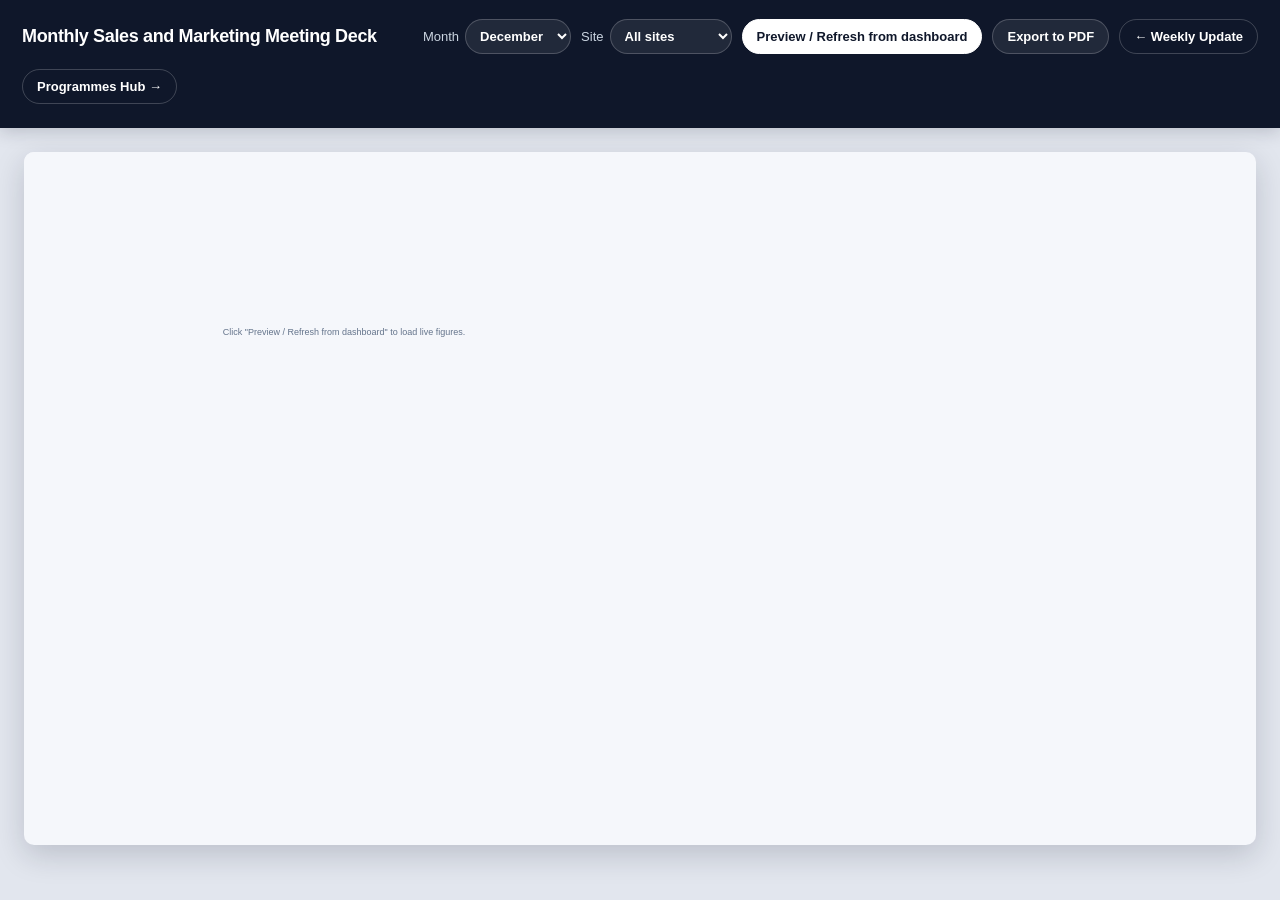
<file: director-deck.html>
<!DOCTYPE html>
<html lang="en-GB">
<head>
<meta charset="utf-8">
<meta name="viewport" content="width=device-width, initial-scale=1">
<title>RRG Group – Monthly Sales and Marketing Meeting Deck</title>
<style>
:root{--bg:#f5f7fb;--card:#ffffff;--ink:#111827;--muted:#6b7280;--line:#d9dee8;--head:#0f172a;--blue:#2563eb;--green:#15803d;--amber:#b45309;--red:#b91c1c;--lightblue:#eff6ff;--lightgreen:#ecfdf5;--lightamber:#fffbeb;--lightred:#fef2f2;--s:0.5}
*{box-sizing:border-box}
body{margin:0;background:#e2e6ee;font-family:-apple-system,BlinkMacSystemFont,"Segoe UI",Roboto,Arial,sans-serif;color:var(--ink)}

/* --- Control bar (page chrome, not part of the exported report) --- */
.bar{position:sticky;top:0;z-index:5;display:flex;flex-wrap:wrap;gap:10px;align-items:center;padding:14px 22px;background:var(--head);color:#fff;box-shadow:0 4px 16px rgba(15,23,42,.18)}
.bar h1{font-size:18px;font-weight:800;margin-right:auto;letter-spacing:-.02em}
.bar select,.bar button,.bar a{font:700 13px -apple-system,Arial,sans-serif;border-radius:999px;padding:9px 14px;cursor:pointer;border:1px solid rgba(255,255,255,.2);background:rgba(255,255,255,.08);color:#fff}
.bar select{padding:8px 10px;color-scheme:light}
/* The select pill itself is white-on-dark to match the bar, but its
   dropdown popup is a native OS control - without this, browsers render
   its options using the select's own white text colour over their default
   white popup background, so every option but the hovered one is invisible. */
.bar select option{color:#111827;background:#fff}
.bar button.primary{background:#fff;color:var(--head);border-color:#fff}
.bar a{background:transparent;text-decoration:none;display:inline-flex;align-items:center}
.bar button:disabled{opacity:.6;cursor:default}
.updateStatus{font-size:12px;color:#cbd5e1;width:100%;order:9}

/* --- Slide canvas: fixed 1280x720, scaled to fit the viewport on screen --- */
.wrap{padding:24px;max-width:1340px;margin:0 auto}
.slides{display:flex;flex-direction:column;gap:24px}
.frame{width:100%;aspect-ratio:16/9;overflow:hidden;border-radius:10px;box-shadow:0 10px 30px rgba(15,23,42,.18);position:relative;background:var(--bg)}
.slide{width:1280px;height:720px;transform:scale(var(--s));transform-origin:top left;position:absolute;top:0;left:0;background:var(--bg)}

.bar-top{position:absolute;top:0;left:0;right:0;height:60px;background:var(--head);display:flex;align-items:center;justify-content:space-between;padding:0 32px;color:#fff}
.bar-top .title{font-size:22px;font-weight:800;letter-spacing:-.02em}
.bar-top .sub{font-size:13px;color:#cbd5e1;text-align:right;line-height:1.4}
.slide-body{position:absolute;top:60px;left:0;right:0;bottom:0;padding:16px 28px 18px;display:flex;flex-direction:column}
.cols{display:grid;grid-template-columns:380px 1fr;gap:16px;flex:1;min-height:0}
.cols.single{grid-template-columns:1fr}
.left-col{display:flex;flex-direction:column;gap:10px;min-height:0}

.card{background:var(--card);border:1px solid var(--line);border-radius:16px;box-shadow:0 8px 20px rgba(15,23,42,.04)}
.group-card{padding:14px 16px;border-top:4px solid var(--blue)}
.group-card .label{font-size:12px;letter-spacing:.07em;text-transform:uppercase;font-weight:900;color:#64748b}
.kpi-split-main{display:grid;grid-template-columns:1fr 1fr;gap:12px;margin-top:8px}
.kpi-split-main.one{grid-template-columns:1fr;max-width:320px}
.mini-label{font-size:10px;text-transform:uppercase;letter-spacing:.07em;color:var(--blue);font-weight:900;margin-bottom:2px}
.kpi-split-main>div:first-child{border-right:1px solid var(--line);padding-right:12px}
.kpi-split-main.one>div:first-child{border-right:0;padding-right:0}
.value{font-size:30px;line-height:1;font-weight:950;letter-spacing:-.04em;margin:2px 0 3px}
.note{font-size:12px;color:var(--muted)}
.note strong{color:var(--ink)}
.kpi-split-main .status,.cda-split .status{margin-top:5px}

.cda-card{padding:9px 14px;border-top:4px solid var(--blue);flex:1;max-height:150px;display:flex;flex-direction:column;justify-content:center;min-height:0}
.cda-card .label{font-size:11px;letter-spacing:.06em;text-transform:uppercase;font-weight:900;color:#64748b;margin-bottom:4px}
.cda-split{display:grid;grid-template-columns:1fr 1fr;gap:10px}
.cda-split.one{grid-template-columns:1fr;max-width:260px}
.cda-split>div:first-child{border-right:1px solid var(--line);padding-right:10px}
.cda-split.one>div:first-child{border-right:0;padding-right:0}
.cda-split .mini-label{font-size:9px;margin-bottom:1px}
.cda-split .value{font-size:20px;margin:0 0 1px}
.cda-split .note{font-size:11px}

.panel{padding:14px 18px;display:flex;flex-direction:column;min-height:0;overflow:hidden}
.panel h3{margin:0 0 8px;font-size:13px;font-weight:800;color:#334155;text-transform:uppercase;letter-spacing:.05em;flex:0 0 auto}
.leader{display:flex;flex-direction:column;gap:5px;flex:1;min-height:0}
.leader-row{display:grid;grid-template-columns:26px 1fr 72px 54px 106px;gap:9px;align-items:center;padding:6px 10px;border:1px solid var(--line);border-radius:10px;background:#fff}
.leader-row.vcf-row{grid-template-columns:26px 1fr repeat(4,56px) 64px}
.rank{font-weight:900;color:#64748b;font-size:12px}
.centre{font-weight:900;font-size:13px}
.centre .mini{font-weight:700;color:var(--muted);font-size:10.5px;margin-top:1px}
.togo{text-align:right;font-size:11px;color:var(--muted);font-weight:800;line-height:1.3}
.togo strong{display:block;color:var(--ink);font-size:14px;font-weight:900}
.pct{text-align:right;font-weight:900;font-size:16px}
.pillarpct{text-align:center;font-weight:900;font-size:13px;border-radius:8px;padding:4px 2px}
.pillarpct.green{background:var(--lightgreen);color:var(--green)}
.pillarpct.amber{background:var(--lightamber);color:var(--amber)}
.pillarpct.red{background:var(--lightred);color:var(--red)}
.pillar-head{font-size:9px;text-align:center;text-transform:uppercase;letter-spacing:.03em}
.status{display:inline-flex;align-items:center;justify-content:center;font-weight:800;border-radius:999px;padding:4px 9px;font-size:11px;white-space:nowrap}
.status.green{background:var(--lightgreen);color:var(--green)}
.status.amber{background:var(--lightamber);color:var(--amber)}
.status.red{background:var(--lightred);color:var(--red)}
.footnote{position:absolute;bottom:6px;left:28px;right:28px;font-size:10px;color:#94a3b8}
.extra-line{margin-top:8px;padding-top:8px;border-top:1px solid var(--line);font-size:12px;color:var(--muted)}
.extra-line strong{color:var(--ink)}
.variance{font-weight:800}
.variance.positive{color:var(--green)}
.variance.negative{color:var(--red)}
.cda-card .extra-line{margin-top:6px;padding-top:6px;font-size:11px}

/* Cover slide */
.cover{background:var(--head);color:#fff}
.cover .accent{width:70px;height:6px;background:var(--blue);border-radius:3px;margin-bottom:26px}
.cover .org{font-size:16px;font-weight:800;color:#cbd5e1;letter-spacing:.04em;text-transform:uppercase}
.cover h1{font-size:54px;font-weight:900;letter-spacing:-.03em;margin:10px 0 18px;line-height:1.05}
.cover .period{font-size:22px;color:#e5e7eb;font-weight:700}
.cover .asof{font-size:14px;color:#9aa7bb;margin-top:10px}
.cover-body{position:absolute;top:0;left:0;right:0;bottom:0;padding:70px 72px;display:flex;flex-direction:column;justify-content:center}
.cover-foot{position:absolute;bottom:28px;left:72px;right:72px;font-size:12px;color:#9aa7bb}

@media print{
  @page{size:1280px 720px;margin:0}
  body{background:none}
  .bar{display:none!important}
  .wrap{padding:0;max-width:none}
  .slides{gap:0}
  .frame{width:1280px;height:720px;aspect-ratio:auto;border-radius:0;box-shadow:none}
  .frame:not(:last-child){page-break-after:always;break-after:page}
  .slide{transform:none}
  *{-webkit-print-color-adjust:exact;print-color-adjust:exact}
}
</style>
</head>
<body>
<div class="bar">
  <h1>Monthly Sales and Marketing Meeting Deck</h1>
  <label style="display:flex;align-items:center;gap:6px;font-size:13px;color:#cbd5e1">Month
    <select id="monthSelect"></select>
  </label>
  <label style="display:flex;align-items:center;gap:6px;font-size:13px;color:#cbd5e1">Site
    <select id="siteSelect"><option value="">All sites</option></select>
  </label>
  <button id="updateBtn" class="primary">Preview / Refresh from dashboard</button>
  <button id="printBtn">Export to PDF</button>
  <a href="./index.html">&larr; Weekly Update</a>
  <a href="./programmes.html">Programmes Hub &rarr;</a>
  <span class="updateStatus" id="updateStatus"></span>
</div>
<div class="wrap">
  <div class="slides" id="slides"><div class="frame"><div class="slide" style="display:flex;align-items:center;justify-content:center;color:#64748b;font-size:18px">Click "Preview / Refresh from dashboard" to load live figures.</div></div></div>
</div>

<script>
const fmt = n => (n===null||n===undefined||Number.isNaN(n)) ? '-' : new Intl.NumberFormat('en-GB',{maximumFractionDigits:0}).format(n);
const fmtGbp = n => (n===null||n===undefined||Number.isNaN(n)) ? '-' : '£'+new Intl.NumberFormat('en-GB',{maximumFractionDigits:0}).format(n);
const pct = n => (n===null||n===undefined||Number.isNaN(n)) ? '-' : Math.round(n*100)+'%';
function statusClass(p){ return p>=1?'green':p>=.9?'amber':'red'; }
function statusLabel(p){ return p>=1?'On pace':p>=.9?'Slightly behind':'Behind pace'; }
function pill(p){ return `<span class="status ${statusClass(p)}">${statusLabel(p)}</span>`; }
function siteDisplay(c){ return c==='SQ' ? 'Salford' : c; }
function plainPct(r){ return r.target ? r.actual/r.target : 0; }
const esc = s => String(s ?? '').replace(/[&<>"]/g, c => ({'&':'&amp;','<':'&lt;','>':'&gt;','"':'&quot;'}[c]));

const MONTHS = [{v:'oct',l:'October'},{v:'nov',l:'November'},{v:'dec',l:'December'}];
const NORTH_SITES = ['Bolton','Bury','Rochdale','SQ'], WY_SITES = ['Bradford','Huddersfield','Silsden'], SOUTH_SITES = ['Altrincham','Denton','Macclesfield','Stockport'];
const ALL_SITES = [...NORTH_SITES, ...WY_SITES, ...SOUTH_SITES];
const CDAS = [{key:'NORTH CDA', sites:NORTH_SITES},{key:'WY CDA', sites:WY_SITES},{key:'SOUTH CDA', sites:SOUTH_SITES}];

function monthSelect(){ return document.getElementById('monthSelect').value || 'nov'; }
function siteFilter(){ return document.getElementById('siteSelect').value || ''; }

(function initControls(){
  const ms = document.getElementById('monthSelect');
  ms.innerHTML = MONTHS.map(m=>`<option value="${m.v}">${m.l}</option>`).join('');
  const curMonthIdx = new Date().getMonth(); // 0=jan
  const curKey = ['jan','feb','mar','apr','may','jun','jul','aug','sep','oct','nov','dec'][curMonthIdx];
  ms.value = MONTHS.some(m=>m.v===curKey) ? curKey : 'nov';
  const ss = document.getElementById('siteSelect');
  ss.innerHTML = '<option value="">All sites</option>' + ALL_SITES.map(s=>`<option value="${s}">${siteDisplay(s)}</option>`).join('');

  // Deep-link from the Reports tab card: ?month=nov&site=Bolton&autoload=1
  const params = new URLSearchParams(location.search);
  const qMonth = params.get('month'), qSite = params.get('site');
  if(qMonth && MONTHS.some(m=>m.v===qMonth)) ms.value = qMonth;
  if(qSite && ALL_SITES.includes(qSite)) ss.value = qSite;
  if(params.get('autoload')==='1') setTimeout(()=>document.getElementById('updateBtn').click(), 50);
})();

function loadFrame(url, isReady, timeoutMs=20000){
  return new Promise((resolve, reject)=>{
    const f = document.createElement('iframe');
    f.style.cssText = 'position:absolute;width:1px;height:1px;opacity:0;pointer-events:none;left:-9999px';
    let done = false;
    const timer = setTimeout(()=>{ if(!done){ done=true; cleanup(); reject(new Error(url+' took too long to load')); } }, timeoutMs);
    function cleanup(){ clearTimeout(timer); }
    function poll(){
      if (done) return;
      let w = null;
      try { w = f.contentWindow; } catch(e){}
      if (w && w.DATA) {
        let ready = false;
        try { ready = isReady(w.DATA); } catch(e){}
        if (ready) { done = true; cleanup(); resolve({ win:w, el:f }); return; }
      }
      setTimeout(poll, 250);
    }
    f.onload = () => poll();
    f.onerror = () => { if(!done){ done=true; cleanup(); reject(new Error('Failed to load '+url)); } };
    f.src = url;
    document.body.appendChild(f);
  });
}

// --- Generic dual-period card builders (Month/Quarter, or Quarter/YTD) ----
function dualCard(opts){
  // opts: {label, accent, p1Label, p1, p2Label, p2, note1, note2, extra}
  const one = opts.p2 ? '' : ' one';
  return `<div class="card group-card" style="border-top-color:${opts.accent}">
    <div class="label">${esc(opts.label)}</div>
    <div class="kpi-split-main${one}">
      <div><div class="mini-label" style="color:${opts.accent}">${opts.p1Label}</div><div class="value">${pct(plainPct(opts.p1))}</div><div class="note"><strong>${fmt(opts.p1.actual)}</strong> / <strong>${fmt(opts.p1.target)}</strong>${opts.unit||' target'}</div>${pill(opts.p1.pace!==undefined?opts.p1.pace:plainPct(opts.p1))}</div>
      ${opts.p2 ? `<div><div class="mini-label" style="color:${opts.accent}">${opts.p2Label}</div><div class="value">${pct(plainPct(opts.p2))}</div><div class="note"><strong>${fmt(opts.p2.actual)}</strong> / <strong>${fmt(opts.p2.target)}</strong>${opts.unit||' target'}</div>${pill(opts.p2.pace!==undefined?opts.p2.pace:plainPct(opts.p2))}</div>` : ''}
    </div>
    ${opts.extra||''}
  </div>`;
}
function cdaCard(opts){
  const one = opts.p2 ? '' : ' one';
  return `<div class="card cda-card" style="border-top-color:${opts.accent}">
    <div class="label">${esc(opts.label)}</div>
    <div class="cda-split${one}">
      <div><div class="mini-label" style="color:${opts.accent}">${opts.p1Label}</div><div class="value">${pct(plainPct(opts.p1))}</div><div class="note"><strong>${fmt(opts.p1.actual)}</strong> / ${fmt(opts.p1.target)}</div>${pill(opts.p1.pace!==undefined?opts.p1.pace:plainPct(opts.p1))}</div>
      ${opts.p2 ? `<div><div class="mini-label" style="color:${opts.accent}">${opts.p2Label}</div><div class="value">${pct(plainPct(opts.p2))}</div><div class="note"><strong>${fmt(opts.p2.actual)}</strong> / ${fmt(opts.p2.target)}</div>${pill(opts.p2.pace!==undefined?opts.p2.pace:plainPct(opts.p2))}</div>` : ''}
    </div>
    ${opts.extra||''}
  </div>`;
}
// Quarter (Oct-Dec) week math, matching the main dashboard's own
// q3TotalWeeks/q3WeeksElapsed/q3WeeksRemaining functions exactly, for the
// "per week needed" and used-car forecast figures.
function q3TotalWeeksLocal(){
  const y = new Date().getFullYear();
  const start = new Date(y,9,1,0,0,0), end = new Date(y,11,31,23,59,59);
  return Math.max(1, (end-start)/(7*24*60*60*1000));
}
function q3WeeksElapsedLocal(){
  const now = new Date(), y = now.getFullYear();
  const start = new Date(y,9,1,0,0,0), end = new Date(y,11,31,23,59,59);
  let ratio = 0;
  if(now>start) ratio = Math.min(1, (now-start)/(end-start));
  return Math.max(0.01, ratio*q3TotalWeeksLocal());
}
function q3WeeksRemainingLocal(){
  const now = new Date(), end = new Date(now.getFullYear(),11,31,23,59,59);
  if(now>end) return 1;
  return Math.max(1, Math.ceil((end-now)/(7*24*60*60*1000)));
}
function perWeekLine(actual, target){
  const perWeek = Math.ceil(Math.max(0,target-actual)/q3WeeksRemainingLocal());
  return `<div class="extra-line">Need <strong>${fmt(perWeek)}</strong> / week to hit Q4 target</div>`;
}
function forecastLine(actual, target){
  const runRate = actual/q3WeeksElapsedLocal();
  const forecast = Math.round(runRate*q3TotalWeeksLocal());
  const gap = forecast-target;
  const cls = gap>=0?'positive':'negative';
  const arrow = gap>=0?'&#9650;':'&#9660;';
  return `<div class="extra-line">Forecast <strong>${fmt(forecast)}</strong> / ${fmt(target)} &middot; <span class="variance ${cls}">${arrow} ${fmt(Math.abs(gap))} ${gap>=0?'over':'short'}</span></div>`;
}
function leagueRow(i, centre, mPct, mActual, mTarget, qActual, qTarget, qPct, qPace, highlight){
  const togo = qTarget - qActual;
  return `<div class="leader-row"${highlight?' style="border-color:#2563eb;border-width:2px;background:#eff6ff"':''}>
    <div class="rank">${i+1}</div>
    <div class="centre">${esc(siteDisplay(centre))}<div class="mini">${mPct===null?'':`Month ${pct(mPct)} (${fmt(mActual)}/${fmt(mTarget)}) &middot; `}Qtr ${fmt(qActual)}/${fmt(qTarget)}</div></div>
    <div class="togo"><strong>${fmt(Math.max(togo,0))}</strong>to go</div>
    <div class="pct">${pct(qPct)}</div>
    ${pill(qPace!==undefined?qPace:qPct)}
  </div>`;
}

// --- Standard slide (Registrations / Orders / Non-Counting Fleet / Used Cars) ---
// metric: {title, accent, unit, sites:[{centre,pMonth:{actual,target,pace},pQtr:{actual,target,pace}}], showMonth:bool}
function renderStandardSlide(m){
  const filterSite = siteFilter();
  const sitesAll = m.sites;
  const cdaRows = CDAS.map(c=>{
    const rows = sitesAll.filter(s=>c.sites.includes(s.centre));
    const sum = (key,field) => rows.reduce((a,r)=>a+(Number(r[key][field])||0),0);
    const pQtr = { actual: sum('pQtr','actual'), target: sum('pQtr','target') };
    pQtr.pace = m.paceFn(pQtr.actual, pQtr.target, 'qtr');
    let pMonth = null;
    if(m.showMonth){ pMonth = { actual: sum('pMonth','actual'), target: sum('pMonth','target') }; pMonth.pace = m.paceFn(pMonth.actual, pMonth.target, 'month'); }
    return { centre: c.key, pQtr, pMonth };
  });
  const groupQtr = { actual: cdaRows.reduce((a,r)=>a+r.pQtr.actual,0), target: cdaRows.reduce((a,r)=>a+r.pQtr.target,0) };
  groupQtr.pace = m.paceFn(groupQtr.actual, groupQtr.target, 'qtr');
  let groupMonth = null;
  if(m.showMonth){ groupMonth = { actual: cdaRows.reduce((a,r)=>a+r.pMonth.actual,0), target: cdaRows.reduce((a,r)=>a+r.pMonth.target,0) }; groupMonth.pace = m.paceFn(groupMonth.actual, groupMonth.target, 'month'); }

  // "Per week needed" is always useful at Group/CDA level; the used-car
  // forecast (run-rate projected to quarter end) is specific to Used Cars.
  // Forecast is only shown on the Group card - a second extra line on every
  // CDA card as well doesn't fit the card height, and Group is the figure
  // that matters most for "are we going to miss target".
  const extraFor = (actual,target,withForecast) => perWeekLine(actual,target) + (withForecast && m.showForecast ? forecastLine(actual,target) : '');

  let leftHtml, rightRows, rightTitle;
  if(filterSite){
    const site = sitesAll.find(s=>s.centre===filterSite);
    const cda = CDAS.find(c=>c.sites.includes(filterSite));
    const cdaRow = cdaRows.find(r=>r.centre===cda.key);
    leftHtml = dualCard({label:siteDisplay(filterSite), accent:m.accent, p1Label:'Month to date', p1:site?site.pMonth:null, p2Label:'Quarter to date', p2:site?site.pQtr:null, unit:m.unit, extra:site?extraFor(site.pQtr.actual,site.pQtr.target,true):''})
      + cdaCard({label:cda.key, accent:m.accent, p1Label:'Month', p1:cdaRow.pMonth, p2Label:'Quarter', p2:cdaRow.pQtr, extra:extraFor(cdaRow.pQtr.actual,cdaRow.pQtr.target)});
    rightRows = sitesAll.filter(s=>s.pQtr.target || (m.showMonth && s.pMonth.target));
    rightTitle = 'By Site &middot; ' + siteDisplay(filterSite) + ' highlighted';
  } else {
    leftHtml = dualCard({label:'Group', accent:m.accent, p1Label:'Month to date', p1:groupMonth, p2Label:'Quarter to date', p2:groupQtr, unit:m.unit, extra:extraFor(groupQtr.actual,groupQtr.target,true)})
      + cdaRows.map(r=>cdaCard({label:r.centre, accent:m.accent, p1Label:'Month', p1:r.pMonth, p2Label:'Quarter', p2:r.pQtr, extra:extraFor(r.pQtr.actual,r.pQtr.target)})).join('');
    // Some metrics (Non-Counting Fleet in particular) only apply to a
    // handful of sites - a site with no target here genuinely has no data
    // for this metric, not a 0% result, so it's left off the league table
    // rather than shown as a false "Behind pace".
    rightRows = sitesAll.filter(s=>s.pQtr.target || (m.showMonth && s.pMonth.target));
    rightTitle = 'By Site &middot; ranked on Quarter %';
  }
  rightRows = rightRows.slice().sort((a,b)=> plainPct(b.pQtr) - plainPct(a.pQtr));
  const rowsHtml = rightRows.map((r,i)=> leagueRow(i, r.centre, m.showMonth?plainPct(r.pMonth):null, m.showMonth?r.pMonth.actual:null, m.showMonth?r.pMonth.target:null, r.pQtr.actual, r.pQtr.target, plainPct(r.pQtr), r.pQtr.pace, r.centre===filterSite)).join('');

  return `<div class="slide">
    <div class="bar-top"><div class="title">${esc(m.title)}</div><div class="sub">${m.subLine}</div></div>
    <div class="slide-body">
      <div class="cols">
        <div class="left-col">${leftHtml}</div>
        <div class="panel card"><h3>${rightTitle}</h3><div class="leader">${rowsHtml}</div></div>
      </div>
    </div>
    <div class="footnote">RRG Group &middot; Monthly Sales and Marketing Meeting Deck &middot; Source: Weekly Update dashboard</div>
  </div>`;
}

// --- Counting Fleet (BCH): quarter-only, no month data exists for this section ---
function renderFleetBchSlide(rows, paceFn){
  const filterSite = siteFilter();
  const cdaRows = CDAS.map(c=>{
    const siteRows = rows.filter(s=>c.sites.includes(s.centre));
    const regs = siteRows.reduce((a,r)=>a+r.regs,0), target = siteRows.reduce((a,r)=>a+r.target,0), orders = siteRows.reduce((a,r)=>a+r.activeOrders,0);
    const expected = regs + orders;
    return { centre: c.key, actual: expected, target, regs, orders, pace: paceFn(expected, target, 'qtr') };
  });
  const groupExpected = cdaRows.reduce((a,r)=>a+r.actual,0), groupTarget = cdaRows.reduce((a,r)=>a+r.target,0);
  const groupPace = paceFn(groupExpected, groupTarget, 'qtr');

  let leftHtml, rightRows, rightTitle;
  if(filterSite){
    const site = rows.find(s=>s.centre===filterSite);
    const cda = CDAS.find(c=>c.sites.includes(filterSite));
    const cdaRow = cdaRows.find(r=>r.centre===cda.key);
    const siteExpected = site ? site.regs+site.activeOrders : 0, siteTarget = site ? site.target : 0;
    leftHtml = dualCard({label:siteDisplay(filterSite), accent:'#2563eb', p1Label:'Quarter to date', p1: {actual:siteExpected, target:siteTarget, pace:paceFn(siteExpected,siteTarget,'qtr')}, extra:perWeekLine(siteExpected,siteTarget)})
      + cdaCard({label:cda.key, accent:'#2563eb', p1Label:'Quarter', p1:{actual:cdaRow.actual, target:cdaRow.target, pace:cdaRow.pace}, extra:perWeekLine(cdaRow.actual,cdaRow.target)});
    rightRows = rows;
    rightTitle = 'By Site &middot; ' + siteDisplay(filterSite) + ' highlighted';
  } else {
    leftHtml = dualCard({label:'Group', accent:'#2563eb', p1Label:'Quarter to date', p1:{actual:groupExpected, target:groupTarget, pace:groupPace}, extra:perWeekLine(groupExpected,groupTarget)})
      + cdaRows.map(r=>cdaCard({label:r.centre, accent:'#2563eb', p1Label:'Quarter', p1:{actual:r.actual, target:r.target, pace:r.pace}, extra:perWeekLine(r.actual,r.target)})).join('');
    rightRows = rows;
    rightTitle = 'By Site &middot; ranked on Expected Achievement';
  }
  rightRows = rightRows.slice().sort((a,b)=> ((b.regs+b.activeOrders)/(b.target||1)) - ((a.regs+a.activeOrders)/(a.target||1)));
  const rowsHtml = rightRows.map((r,i)=>{
    const expected = r.regs + r.activeOrders;
    const p = r.target ? expected/r.target : 0;
    const rp = paceFn(expected, r.target, 'qtr');
    const hl = r.centre===filterSite;
    return `<div class="leader-row"${hl?' style="border-color:#2563eb;border-width:2px;background:#eff6ff"':''}>
      <div class="rank">${i+1}</div>
      <div class="centre">${esc(siteDisplay(r.centre))}<div class="mini">${fmt(r.regs)} regs + ${fmt(r.activeOrders)} active orders</div></div>
      <div class="togo"><strong>${fmt(Math.max(r.target-expected,0))}</strong>to go</div>
      <div class="pct">${pct(p)}</div>
      ${pill(rp)}
    </div>`;
  }).join('');

  return `<div class="slide">
    <div class="bar-top"><div class="title">Counting Fleet (BCH)</div><div class="sub">Quarter (Q4) 2026 &middot; no month-level data in this export<br>As of ${todayLabel()}</div></div>
    <div class="slide-body">
      <div class="cols">
        <div class="left-col">${leftHtml}</div>
        <div class="panel card"><h3>${rightTitle}</h3><div class="leader">${rowsHtml}</div></div>
      </div>
    </div>
    <div class="footnote">RRG Group &middot; Monthly Sales and Marketing Meeting Deck &middot; "Expected Achievement" = Regs + Active Orders vs Target, the same measure the dashboard's own Fleet BCH tile uses</div>
  </div>`;
}

// --- VCF: 4 pillars, Quarter/YTD split ---
const VCF_PILLARS = ['Part Purchases','Accessory Purchases','Used Vehicles','Service Plans Plus'];
const VCF_ACCENTS = {'Part Purchases':'#2563eb','Accessory Purchases':'#15803d','Used Vehicles':'#7e22ce','Service Plans Plus':'#b45309'};
const VCF_CURRENCY = {'Part Purchases':true,'Accessory Purchases':true,'Used Vehicles':false,'Service Plans Plus':false};
function svoClass(n){ return n===null||n===undefined ? '' : (n>=1?'green':n>=.9?'amber':'red'); }
function svoLabel(n){ return n===null||n===undefined ? 'No data' : (n>=1?'On / Ahead':n>=.9?'Slightly behind':'Behind'); }
function vcfFmt(pillar, n){ return VCF_CURRENCY[pillar] ? fmtGbp(n) : fmt(n); }

function renderVcfSlide(q4Data, ytdData){
  const filterSite = siteFilter();
  const pillarTotals = (data, name) => {
    if(!data) return {actual:null,target:null,svo:null};
    if(data.total && data.total.values[name]){
      const v = data.total.values[name];
      return { actual: v.actual ?? null, target: v.target ?? null, svo: v.svo ?? (v.target ? (v.actual||0)/v.target : null) };
    }
    const actual = data.rows.reduce((a,r)=>a+(Number(r.values[name]?.actual)||0),0);
    const target = data.rows.reduce((a,r)=>a+(Number(r.values[name]?.target)||0),0);
    return { actual, target, svo: target ? actual/target : null };
  };
  const cards = VCF_PILLARS.map(name=>{
    const q4 = pillarTotals(q4Data, name), ytd = pillarTotals(ytdData, name);
    const accent = VCF_ACCENTS[name];
    return `<div class="card cda-card" style="border-top-color:${accent}">
      <div class="label">${esc(name)}</div>
      <div class="cda-split">
        <div><div class="mini-label" style="color:${accent}">Quarter</div><div class="value">${q4.svo===null?'-':pct(q4.svo)}</div><div class="note">${vcfFmt(name,q4.actual)} / ${vcfFmt(name,q4.target)}</div><span class="status ${svoClass(q4.svo)}">${svoLabel(q4.svo)}</span></div>
        <div><div class="mini-label" style="color:${accent}">YTD</div><div class="value">${ytd.svo===null?'-':pct(ytd.svo)}</div><div class="note">${vcfFmt(name,ytd.actual)} / ${vcfFmt(name,ytd.target)}</div><span class="status ${svoClass(ytd.svo)}">${svoLabel(ytd.svo)}</span></div>
      </div>
    </div>`;
  }).join('');

  const rowsWithAvg = (q4Data.rows||[]).map(r=>{
    const svos = VCF_PILLARS.map(name=> r.values[name] ? (r.values[name].svo ?? (r.values[name].target ? (r.values[name].actual||0)/r.values[name].target : null)) : null);
    const valid = svos.filter(v=>v!==null);
    const avg = valid.length ? valid.reduce((a,b)=>a+b,0)/valid.length : null;
    return { centre: r.centre, svos, avg, isFilter: filterSite && normSite(r.centre)===filterSite };
  }).sort((a,b)=> (b.avg??-Infinity) - (a.avg??-Infinity));
  const rowsHtml = rowsWithAvg.map((r,i)=>`<div class="leader-row vcf-row"${r.isFilter?' style="border-color:#2563eb;border-width:2px;background:#eff6ff"':''}>
    <div class="rank">${i+1}</div>
    <div class="centre">${esc(r.centre.replace(/^RRG\s+/i,''))}</div>
    ${r.svos.map(v=>`<div class="pillarpct ${svoClass(v)}">${v===null?'-':pct(v)}</div>`).join('')}
    <div class="pct" style="font-size:13px">${r.avg===null?'-':pct(r.avg)}</div>
  </div>`).join('');
  const headRow = `<div class="leader-row vcf-row" style="background:transparent;border:0;padding:0 10px">
    <div></div><div></div>
    ${VCF_PILLARS.map(n=>`<div class="pillar-head">${n.split(' ')[0]}</div>`).join('')}
    <div class="pillar-head">Avg</div>
  </div>`;

  return `<div class="slide">
    <div class="bar-top"><div class="title">VCF Programme</div><div class="sub">Quarter (Q4) &amp; Year to Date 2026<br>As of ${todayLabel()}</div></div>
    <div class="slide-body">
      <div class="cols" style="grid-template-columns:420px 1fr">
        <div class="left-col">${cards}</div>
        <div class="panel card"><h3>By Site &middot; SvO by pillar${filterSite?` &middot; ${siteDisplay(filterSite)} highlighted`:''}</h3>${headRow}<div class="leader">${rowsHtml}</div></div>
      </div>
    </div>
    <div class="footnote">RRG Group &middot; Monthly Sales and Marketing Meeting Deck &middot; SvO = Sales vs Objective, from the Programmes Hub's own Toyota VCF export</div>
  </div>`;
}
function normSite(centre){
  const s = String(centre||'').trim().replace(/^RRG Toyota\s+/i,'').replace(/^RRG\s+/i,'');
  if(/^salford( quays)?$/i.test(s)) return 'SQ';
  return s;
}

function todayLabel(){ return new Date().toLocaleDateString('en-GB',{day:'2-digit',month:'short',year:'numeric'}); }
function monthLabel(key){ return MONTHS.find(m=>m.v===key).l; }

function renderCover(){
  const m = monthLabel(monthSelect());
  return `<div class="slide">
    <div class="cover-body cover">
      <div class="accent"></div>
      <div class="org">RRG Group</div>
      <h1>Monthly Sales &amp; Marketing<br>Meeting</h1>
      <div class="period">${m} 2026 &middot; Quarter 4</div>
      <div class="asof">As of ${todayLabel()}</div>
    </div>
    <div class="cover-foot">RRG Group &middot; Monthly Sales and Marketing Meeting Deck &middot; Source: Weekly Update dashboard and Programmes Hub</div>
  </div>`;
}

let LAST_DASH = null, LAST_PROG = null;

function buildSiteMetric(dashRows, mKey, actualKey, targetKey, qActualKey, qTargetKey, paceFn){
  return ALL_SITES.map(centre=>{
    const row = dashRows.find(r=>r.centre===centre) || {};
    const pMonth = { actual: Number(row[actualKey])||0, target: Number(row[targetKey])||0 };
    pMonth.pace = paceFn(pMonth.actual, pMonth.target, 'month');
    const pQtr = { actual: Number(row[qActualKey])||0, target: Number(row[qTargetKey])||0 };
    pQtr.pace = paceFn(pQtr.actual, pQtr.target, 'qtr');
    return { centre, pMonth, pQtr };
  });
}

function render(){
  const dash = LAST_DASH, prog = LAST_PROG;
  if(!dash){ return; }
  const mKey = monthSelect();
  const paceFn = (actual,target,period) => {
    try {
      if(period==='month' && typeof dash.monthPaceRatio==='function') return dash.monthPaceRatio(actual,target);
      if(period==='qtr' && typeof dash.paceRatio==='function') return dash.paceRatio(actual,target);
    } catch(e){}
    return target ? actual/target : 0;
  };

  const regsSites = buildSiteMetric(dash.DATA.q3_regs, mKey, mKey+'_total', mKey+'_target', 'qtr_total', 'qtr_target', paceFn);
  const ordersSites = ALL_SITES.map(centre=>{
    const row = (dash.DATA.dashboard_orders||[]).find(r=>r.centre===centre) || {};
    const pMonth = { actual: Number(row[mKey+'_orders'])||0, target: Number(row[mKey+'_target'])||0 };
    pMonth.pace = paceFn(pMonth.actual, pMonth.target, 'month');
    const qActual = (Number(row.oct_orders)||0)+(Number(row.nov_orders)||0)+(Number(row.dec_orders)||0);
    const pQtr = { actual: qActual, target: Number(row.q4_target)||0 };
    pQtr.pace = paceFn(pQtr.actual, pQtr.target, 'qtr');
    return { centre, pMonth, pQtr };
  });
  const usedSites = buildSiteMetric(dash.DATA.q3_used, mKey, mKey+'_counting', mKey+'_target', 'qtr_counting', 'qtr_target', paceFn);
  const nonSites = ALL_SITES.map(centre=>{
    const key = centre==='SQ' ? 'Salford' : centre;
    const row = (dash.DATA.q3_non||[]).find(r=>r.centre===key) || {};
    const pMonth = { actual: Number(row[mKey+'_total'])||0, target: Number(row[mKey+'_budget'])||0 };
    pMonth.pace = paceFn(pMonth.actual, pMonth.target, 'month');
    const pQtr = { actual: Number(row.qtr_total)||0, target: Number(row.qtr_budget)||0 };
    pQtr.pace = paceFn(pQtr.actual, pQtr.target, 'qtr');
    return { centre, pMonth, pQtr };
  });
  const fleetRows = ALL_SITES.map(centre=>{
    const row = (dash.DATA.q3_fleet||[]).find(r=>r.centre===centre) || {regs:0,target:0,active_orders:0};
    return { centre, regs:Number(row.regs)||0, target:Number(row.target)||0, activeOrders:Number(row.active_orders)||0 };
  });

  const slides = [
    renderCover(),
    renderStandardSlide({ title:'Registrations', accent:'#2563eb', unit:' target', showMonth:true, sites:regsSites, paceFn,
      subLine:`${monthLabel(mKey)} &amp; Quarter (Q4) 2026<br>As of ${todayLabel()}` }),
    renderFleetBchSlide(fleetRows, paceFn),
    renderStandardSlide({ title:'Non-Counting Fleet', accent:'#7e22ce', unit:' budget', showMonth:true, sites:nonSites, paceFn,
      subLine:`${monthLabel(mKey)} &amp; Quarter (Q4) 2026<br>As of ${todayLabel()}` }),
    renderStandardSlide({ title:'Order Bank', accent:'#2563eb', unit:' target', showMonth:true, sites:ordersSites, paceFn,
      subLine:`${monthLabel(mKey)} &amp; Quarter (Q4) 2026<br>As of ${todayLabel()}` }),
    renderStandardSlide({ title:'Used Cars', accent:'#15803d', unit:' target', showMonth:true, showForecast:true, sites:usedSites, paceFn,
      subLine:`${monthLabel(mKey)} &amp; Quarter (Q4) 2026<br>As of ${todayLabel()}` }),
    prog ? renderVcfSlide(prog.DATA.centre.q4, prog.DATA.centre.ytd) : `<div class="slide"><div class="slide-body" style="align-items:center;justify-content:center;display:flex;color:#64748b">VCF data unavailable (Programmes Hub didn't load)</div></div>`,
  ];
  document.getElementById('slides').innerHTML = slides.map(s=>`<div class="frame">${s}</div>`).join('');
  scale();
}

function scale(){
  const f = document.querySelector('.frame');
  if (f) document.documentElement.style.setProperty('--s', f.clientWidth / 1280);
}
addEventListener('resize', scale);

async function updateFromDashboard(){
  const btn = document.getElementById('updateBtn');
  const statusEl = document.getElementById('updateStatus');
  btn.disabled = true; btn.textContent = 'Loading…'; statusEl.textContent = '';
  try{
    const [dash, prog] = await Promise.all([
      loadFrame('./index.html', d => Array.isArray(d.dashboard_orders) && d.dashboard_orders.length > 0),
      loadFrame('./programmes.html', d => d.centre && d.centre.q4 && d.centre.ytd).catch(e=>{ console.warn('Programmes Hub load failed', e); return null; }),
    ]);
    LAST_DASH = dash.win;
    LAST_PROG = prog ? prog.win : null;
    render();
    statusEl.textContent = 'Updated from dashboard just now.';
    if(new URLSearchParams(location.search).get('autoprint')==='1') setTimeout(()=>window.print(), 300);
  } catch(err){
    console.error(err);
    statusEl.textContent = 'Update failed: ' + err.message;
  } finally {
    btn.disabled = false; btn.textContent = 'Preview / Refresh from dashboard';
  }
}
document.getElementById('updateBtn').onclick = updateFromDashboard;
document.getElementById('monthSelect').onchange = () => { if(LAST_DASH) render(); };
document.getElementById('siteSelect').onchange = () => { if(LAST_DASH) render(); };
document.getElementById('printBtn').onclick = () => { if(!LAST_DASH){ alert('Click "Preview / Refresh from dashboard" first.'); return; } window.print(); };
</script>
</body>
</html>
</file>
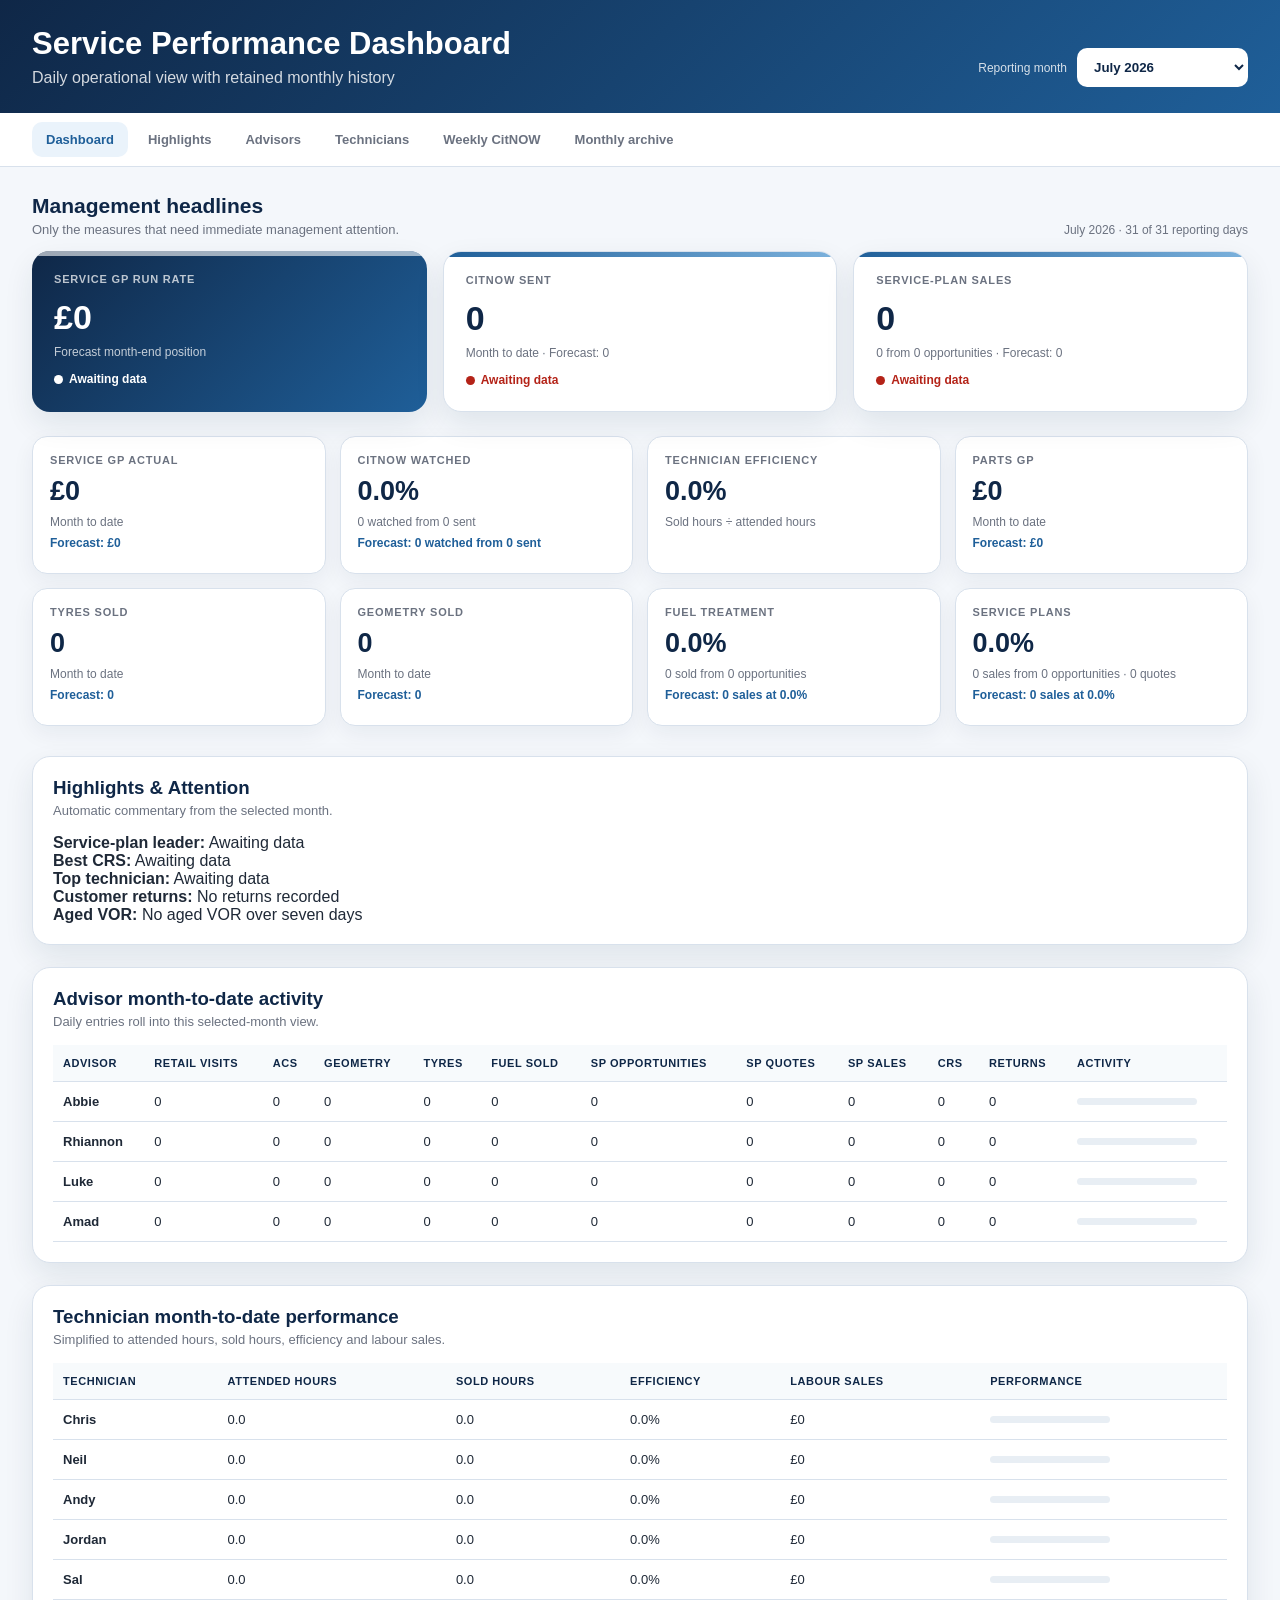
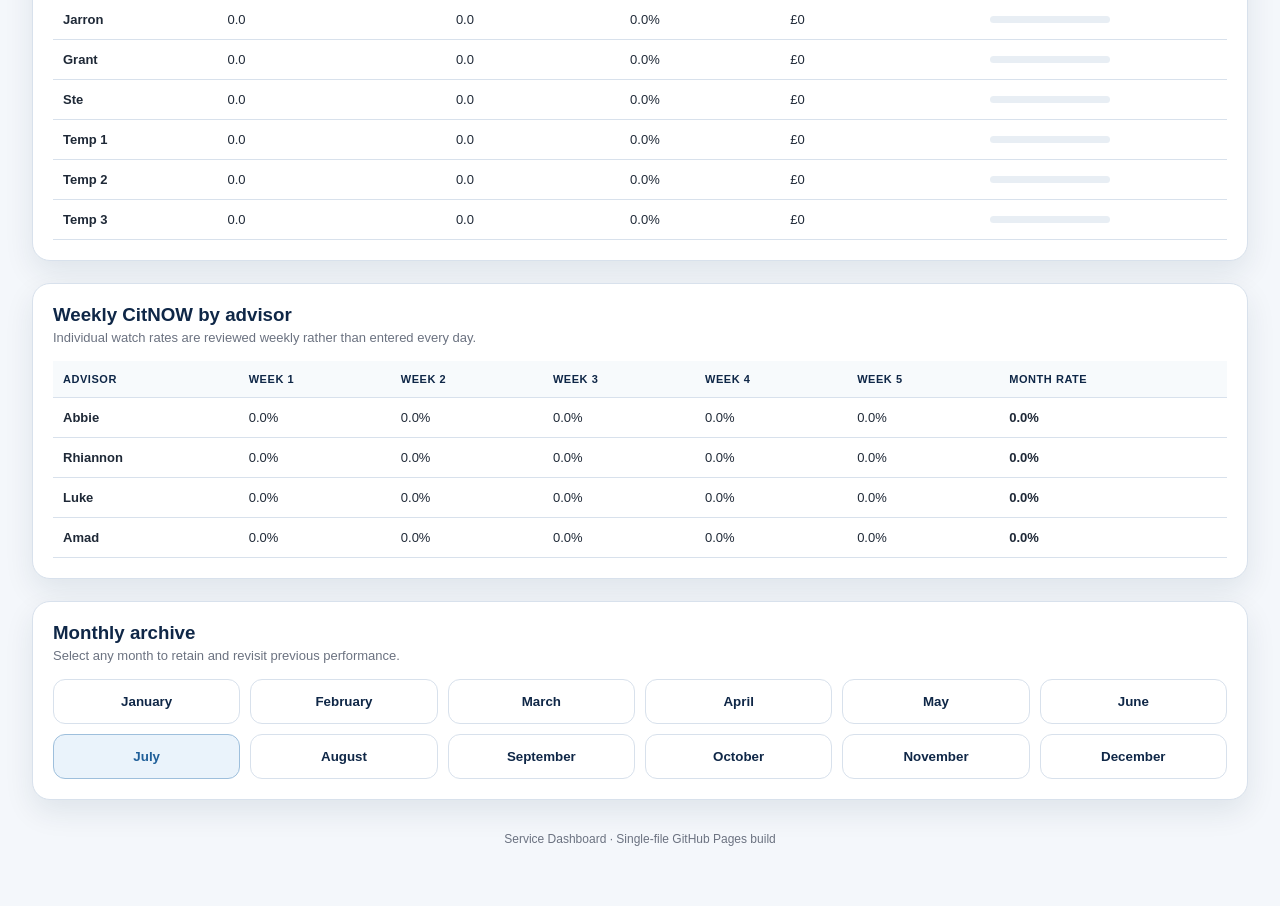
<file: index 3.html>
<!DOCTYPE html>
<html lang="en">
<head>
<meta charset="UTF-8">
<meta name="viewport" content="width=device-width, initial-scale=1.0">
<title>Service Performance Dashboard</title>
<style>
:root{--navy:#0f2747;--blue:#1f5f99;--blue2:#3c82b8;--light:#eaf3fb;--bg:#f4f7fb;--white:#fff;--text:#1f2937;--muted:#6b7280;--border:#d8e1ec;--green:#218739;--amber:#b77900;--red:#b42318;--shadow:0 12px 30px rgba(15,39,71,.09);--radius:18px}
*{box-sizing:border-box}html{scroll-behavior:smooth}body{margin:0;font-family:Inter,Segoe UI,Arial,sans-serif;background:var(--bg);color:var(--text)}
header{background:linear-gradient(135deg,var(--navy),var(--blue));color:#fff;padding:26px 32px;box-shadow:0 8px 24px rgba(15,39,71,.2)}
.header-inner{max-width:1440px;margin:auto;display:flex;justify-content:space-between;gap:20px;align-items:flex-end;flex-wrap:wrap}h1{margin:0;font-size:31px}.subtitle{margin:7px 0 0;opacity:.82}.controls{display:flex;gap:10px;align-items:center;flex-wrap:wrap}.controls label{font-size:12px;opacity:.82}.controls select{border:1px solid rgba(255,255,255,.35);background:#fff;color:var(--navy);border-radius:10px;padding:10px 34px 10px 12px;font-weight:700}
nav{background:#fff;border-bottom:1px solid var(--border);position:sticky;top:0;z-index:10}.nav-inner{max-width:1440px;margin:auto;display:flex;gap:6px;padding:9px 32px;overflow:auto}.nav-link{border:0;background:transparent;padding:10px 14px;border-radius:10px;text-decoration:none;color:var(--muted);font-size:13px;font-weight:700;white-space:nowrap}.nav-link:hover,.nav-link.active{background:var(--light);color:var(--blue)}
main{max-width:1440px;margin:auto;padding:27px 32px 50px}.section-head{display:flex;justify-content:space-between;align-items:end;gap:20px;margin:0 0 14px}.section-head h2{margin:0;color:var(--navy);font-size:21px}.section-head p{margin:4px 0 0;color:var(--muted);font-size:13px}.period{font-size:12px;color:var(--muted)}
.hero-grid{display:grid;grid-template-columns:repeat(3,minmax(220px,1fr));gap:16px;margin-bottom:24px}.hero-card{background:#fff;border:1px solid var(--border);border-radius:var(--radius);box-shadow:var(--shadow);padding:22px;min-height:160px;position:relative;overflow:hidden}.hero-card.primary{background:linear-gradient(135deg,var(--navy),var(--blue));color:#fff;border:0}.hero-card:before{content:"";position:absolute;left:0;top:0;width:100%;height:5px;background:linear-gradient(90deg,var(--blue),#7bb1dc)}.hero-card.primary:before{background:rgba(255,255,255,.6)}.label{text-transform:uppercase;font-size:11px;letter-spacing:.8px;color:var(--muted);font-weight:800}.primary .label{color:rgba(255,255,255,.72)}.value{font-size:34px;font-weight:800;color:var(--navy);margin:13px 0 8px}.primary .value{color:#fff}.detail{font-size:12px;color:var(--muted)}.primary .detail{color:rgba(255,255,255,.75)}.status{margin-top:13px;display:inline-flex;align-items:center;gap:6px;font-size:12px;font-weight:800}.dot{width:9px;height:9px;border-radius:50%}.green{color:var(--green)}.green .dot{background:var(--green)}.amber{color:var(--amber)}.amber .dot{background:var(--amber)}.red{color:var(--red)}.red .dot{background:var(--red)}.primary .status{color:#fff}.primary .dot{background:#fff}
.secondary-grid{display:grid;grid-template-columns:repeat(4,minmax(170px,1fr));gap:14px;margin-bottom:30px}.kpi{background:#fff;border:1px solid var(--border);border-radius:15px;padding:17px;box-shadow:0 8px 22px rgba(15,39,71,.06)}.kpi .value{font-size:27px;margin:10px 0 7px}.kpi .detail{min-height:42px;line-height:1.45}.kpi .forecast{display:block;margin-top:4px;color:var(--blue);font-weight:700}
.panel{background:#fff;border:1px solid var(--border);border-radius:var(--radius);box-shadow:var(--shadow);padding:20px;margin-bottom:22px}.panel h3{margin:0 0 4px;color:var(--navy)}.panel-intro{margin:0 0 16px;color:var(--muted);font-size:13px}.table-wrap{overflow:auto}table{width:100%;border-collapse:collapse;font-size:13px}th,td{text-align:left;padding:12px 10px;border-bottom:1px solid var(--border);white-space:nowrap}th{background:#f7fafc;color:var(--navy);font-size:11px;text-transform:uppercase;letter-spacing:.55px}.bar-track{width:120px;height:7px;border-radius:10px;background:#e8eef4;overflow:hidden}.bar-fill{height:100%;border-radius:10px;background:var(--blue)}
.archive-grid{display:grid;grid-template-columns:repeat(6,1fr);gap:10px}.month-button{border:1px solid var(--border);background:#fff;color:var(--navy);padding:14px 10px;border-radius:12px;font-weight:700;cursor:pointer}.month-button:hover,.month-button.selected{background:var(--light);border-color:#9ebfdc;color:var(--blue)}.footer{text-align:center;color:var(--muted);font-size:12px;padding:10px}
@media(max-width:1000px){.hero-grid{grid-template-columns:repeat(2,1fr)}.secondary-grid{grid-template-columns:repeat(2,1fr)}.archive-grid{grid-template-columns:repeat(4,1fr)}}
@media(max-width:650px){header,main{padding-left:18px;padding-right:18px}.nav-inner{padding-left:18px;padding-right:18px}.hero-grid,.secondary-grid{grid-template-columns:1fr}.archive-grid{grid-template-columns:repeat(2,1fr)}h1{font-size:25px}}
</style>
</head>
<body>
<header id="top"><div class="header-inner"><div><h1>Service Performance Dashboard</h1><p class="subtitle">Daily operational view with retained monthly history</p></div><div class="controls"><label for="monthSelect">Reporting month</label><select id="monthSelect"></select></div></div></header>
<nav><div class="nav-inner"><a class="nav-link active" href="#dashboard">Dashboard</a><a class="nav-link" href="#highlights">Highlights</a><a class="nav-link" href="#advisors">Advisors</a><a class="nav-link" href="#technicians">Technicians</a><a class="nav-link" href="#citnow">Weekly CitNOW</a><a class="nav-link" href="#archive">Monthly archive</a></div></nav>
<main>
<section id="dashboard">
<div class="section-head"><div><h2>Management headlines</h2><p>Only the measures that need immediate management attention.</p></div><div class="period" id="periodLabel">July 2026 · Month to date</div></div>
<div class="hero-grid">
<div class="hero-card primary"><div class="label">Service GP run rate</div><div class="value" data-key="serviceGpRunRate">£0</div><div class="detail">Forecast month-end position</div><div class="status" data-status="serviceGpRunRate"><span class="dot"></span><span>Awaiting data</span></div></div>
<div class="hero-card"><div class="label">CitNOW sent</div><div class="value" data-key="citnowSent">0</div><div class="detail" data-detail="citnowSent">Month to date · Forecast: 0</div><div class="status red" data-status="citnowSent"><span class="dot"></span><span>Against target</span></div></div>
<div class="hero-card"><div class="label">Service-plan sales</div><div class="value" data-key="servicePlanSales">0</div><div class="detail" data-detail="servicePlanSales">0 from 0 opportunities · Forecast: 0</div><div class="status red" data-status="servicePlanSales"><span class="dot"></span><span>Against target</span></div></div>
</div>
<div class="secondary-grid">
<div class="kpi"><div class="label">Service GP actual</div><div class="value" data-key="serviceGpActual">£0</div><div class="detail" data-detail="serviceGpActual">Month to date<span class="forecast">Forecast: £0</span></div></div>
<div class="kpi"><div class="label">CitNOW watched</div><div class="value" data-key="citnowWatchRate">0.0%</div><div class="detail" data-detail="citnowWatchRate">0 watched from 0 sent<span class="forecast">Forecast: 0 watched</span></div></div>
<div class="kpi"><div class="label">Technician efficiency</div><div class="value" data-key="efficiency">0.0%</div><div class="detail">Sold hours ÷ attended hours</div></div>
<div class="kpi"><div class="label">Parts GP</div><div class="value" data-key="partsGp">£0</div><div class="detail" data-detail="partsGp">Month to date<span class="forecast">Forecast: £0</span></div></div>
<div class="kpi"><div class="label">Tyres sold</div><div class="value" data-key="tyres">0</div><div class="detail" data-detail="tyres">Month to date<span class="forecast">Forecast: 0</span></div></div>
<div class="kpi"><div class="label">Geometry sold</div><div class="value" data-key="geometry">0</div><div class="detail" data-detail="geometry">Month to date<span class="forecast">Forecast: 0</span></div></div>
<div class="kpi"><div class="label">Fuel treatment</div><div class="value" data-key="fuelRate">0.0%</div><div class="detail" data-detail="fuelRate">0 sold from 0 opportunities<span class="forecast">Forecast: 0 sales</span></div></div>
<div class="kpi"><div class="label">Service plans</div><div class="value" data-key="servicePlanRate">0.0%</div><div class="detail" data-detail="servicePlanRate">0 sales from 0 opportunities · 0 quotes<span class="forecast">Forecast: 0 sales</span></div></div>
</div>
</section>
<section id="highlights" class="panel"><h3>Highlights &amp; Attention</h3><p class="panel-intro">Automatic commentary from the selected month.</p><div class="highlight-list" id="highlightRows">
<div><strong>Service-plan leader:</strong> Awaiting data</div>
<div><strong>Best CRS:</strong> Awaiting data</div>
<div><strong>Top technician:</strong> Awaiting data</div>
<div><strong>Customer returns:</strong> No returns recorded</div>
<div><strong>Aged VOR:</strong> No aged VOR over seven days</div>
</div></section><section id="advisors" class="panel"><h3>Advisor month-to-date activity</h3><p class="panel-intro">Daily entries roll into this selected-month view.</p><div class="table-wrap"><table><thead><tr><th>Advisor</th><th>Retail visits</th><th>ACS</th><th>Geometry</th><th>Tyres</th><th>Fuel sold</th><th>SP opportunities</th><th>SP quotes</th><th>SP sales</th><th>CRS</th><th>Returns</th><th>Activity</th></tr></thead><tbody id="advisorRows"></tbody></table></div></section>
<section id="technicians" class="panel"><h3>Technician month-to-date performance</h3><p class="panel-intro">Simplified to attended hours, sold hours, efficiency and labour sales.</p><div class="table-wrap"><table><thead><tr><th>Technician</th><th>Attended hours</th><th>Sold hours</th><th>Efficiency</th><th>Labour sales</th><th>Performance</th></tr></thead><tbody id="technicianRows"></tbody></table></div></section>
<section id="citnow" class="panel"><h3>Weekly CitNOW by advisor</h3><p class="panel-intro">Individual watch rates are reviewed weekly rather than entered every day.</p><div class="table-wrap"><table><thead><tr><th>Advisor</th><th>Week 1</th><th>Week 2</th><th>Week 3</th><th>Week 4</th><th>Week 5</th><th>Month rate</th></tr></thead><tbody id="citnowRows"></tbody></table></div></section>
<section id="archive" class="panel"><h3>Monthly archive</h3><p class="panel-intro">Select any month to retain and revisit previous performance.</p><div class="archive-grid" id="archiveButtons"></div></section>
<div class="footer">Service Dashboard · Single-file GitHub Pages build</div>
</main>
<script>
const months=["January 2026","February 2026","March 2026","April 2026","May 2026","June 2026","July 2026","August 2026","September 2026","October 2026","November 2026","December 2026"];
const people={advisors:["Abbie","Rhiannon","Luke","Amad"],technicians:["Chris","Neil","Andy","Jordan","Sal","Jarron","Grant","Ste","Temp 1","Temp 2","Temp 3"]};
const emptyMonth=()=>({
  daysElapsed:0,daysTotal:0,
  serviceGpRunRate:0,serviceGpActual:0,partsGp:0,
  citnowSent:0,citnowWatched:0,citnowWatchRate:0,
  servicePlanSales:0,servicePlanRate:0,
  efficiency:0,tyres:0,geometry:0,
  fuelSold:0,fuelOpportunities:0,fuelRate:0,
  servicePlanOpportunities:0,servicePlanQuotes:0,
  advisors:people.advisors.map(name=>({name,visits:0,acs:0,geometry:0,tyres:0,fuel:0,fuelOpp:0,spOpp:0,spQuotes:0,spSales:0,crs:0,returns:0})),
  technicians:people.technicians.map(name=>({name,attended:0,sold:0,efficiency:0,labour:0})),
  citnow:people.advisors.map(name=>({name,weeks:[0,0,0,0,0],month:0}))
});
const dashboardData=Object.fromEntries(months.map(m=>[m,emptyMonth()]));
// Replace the zero values above with exported workbook values when the data connection is added.
const targets={serviceGpRunRate:65665,citnowSent:350,servicePlanSales:45};
const money=v=>new Intl.NumberFormat("en-GB",{style:"currency",currency:"GBP",maximumFractionDigits:0}).format(v||0);
const pct=v=>`${((v||0)*100).toFixed(1)}%`;
const num=v=>new Intl.NumberFormat("en-GB",{maximumFractionDigits:0}).format(v||0);
const monthSelect=document.getElementById("monthSelect");
months.forEach(m=>monthSelect.add(new Option(m,m)));
monthSelect.value="July 2026";

function statusClass(value,target){
  if(!value)return["red","Awaiting data"];
  if(value>=target)return["green","On or above target"];
  if(value>=target*.9)return["amber","Close to target"];
  return["red","Below target"];
}
function periodProgress(month,d){
  if(d.daysElapsed>0&&d.daysTotal>0)return[d.daysElapsed,d.daysTotal];
  const [monthName,yearText]=month.split(" ");
  const year=Number(yearText), monthIndex=months.findIndex(x=>x.startsWith(monthName));
  const total=new Date(year,monthIndex+1,0).getDate();
  const today=new Date();
  if(today.getFullYear()>year||(today.getFullYear()===year&&today.getMonth()>monthIndex))return[total,total];
  if(today.getFullYear()===year&&today.getMonth()===monthIndex)return[Math.max(1,today.getDate()),total];
  return[0,total];
}
function forecast(value,elapsed,total){
  return elapsed>0?value*total/elapsed:0;
}
function enrich(d,month){
  const advisorSum=key=>d.advisors.reduce((s,a)=>s+(Number(a[key])||0),0);
  d.fuelSold=d.fuelSold||advisorSum("fuel");
  d.fuelOpportunities=d.fuelOpportunities||advisorSum("fuelOpp");
  d.servicePlanOpportunities=d.servicePlanOpportunities||advisorSum("spOpp");
  d.servicePlanQuotes=d.servicePlanQuotes||advisorSum("spQuotes");
  d.servicePlanSales=d.servicePlanSales||advisorSum("spSales");
  d.tyres=d.tyres||advisorSum("tyres");
  d.geometry=d.geometry||advisorSum("geometry");
  d.fuelRate=d.fuelOpportunities?d.fuelSold/d.fuelOpportunities:0;
  d.servicePlanRate=d.servicePlanOpportunities?d.servicePlanSales/d.servicePlanOpportunities:0;
  d.citnowWatchRate=d.citnowSent?d.citnowWatched/d.citnowSent:d.citnowWatchRate||0;
  const [elapsed,total]=periodProgress(month,d);
  return{d,elapsed,total};
}
function setDetail(key,html){
  const el=document.querySelector(`[data-detail="${key}"]`);
  if(el)el.innerHTML=html;
}
function renderHighlights(d){
  const spLeader=[...d.advisors].sort((a,b)=>b.spSales-a.spSales)[0];
  const crsLeader=[...d.advisors].filter(a=>a.crs>0).sort((a,b)=>b.crs-a.crs)[0];
  const techLeader=[...d.technicians].filter(t=>t.efficiency>0).sort((a,b)=>b.efficiency-a.efficiency)[0];
  const returnsLeader=[...d.advisors].sort((a,b)=>b.returns-a.returns)[0];
  document.getElementById("highlightRows").innerHTML=`
    <div><strong>Service-plan leader:</strong> ${spLeader&&spLeader.spSales?`${spLeader.name} leads with ${num(spLeader.spSales)} sales`:"Awaiting data"}</div>
    <div><strong>Best CRS:</strong> ${crsLeader?`${crsLeader.name} at ${num(crsLeader.crs)}`:"Awaiting data"}</div>
    <div><strong>Top technician:</strong> ${techLeader?`${techLeader.name} at ${pct(techLeader.efficiency)} efficiency`:"Awaiting data"}</div>
    <div><strong>Customer returns:</strong> ${returnsLeader&&returnsLeader.returns?`${returnsLeader.name} has ${num(returnsLeader.returns)} returns`:"No returns recorded"}</div>
    <div><strong>Aged VOR:</strong> ${d.agedVor>0?`${num(d.agedVor)} aged VOR require attention`:"No aged VOR over seven days"}</div>`;
}
function render(month){
  const {d,elapsed,total}=enrich(dashboardData[month],month);
  document.getElementById("periodLabel").textContent=`${month} · ${elapsed||0} of ${total} reporting days`;
  const formats={serviceGpRunRate:money,serviceGpActual:money,citnowSent:num,citnowWatchRate:pct,servicePlanSales:num,efficiency:pct,partsGp:money,tyres:num,geometry:num,fuelRate:pct,servicePlanRate:pct};
  Object.entries(formats).forEach(([k,f])=>document.querySelectorAll(`[data-key="${k}"]`).forEach(el=>el.textContent=f(d[k])));
  Object.keys(targets).forEach(k=>{
    const el=document.querySelector(`[data-status="${k}"]`);
    if(!el)return;
    const [cls,label]=statusClass(d[k],targets[k]);
    el.className=`status ${cls}`;
    el.querySelector("span:last-child").textContent=label;
  });

  const fCitnow=forecast(d.citnowSent,elapsed,total);
  const fWatched=forecast(d.citnowWatched,elapsed,total);
  const fPlans=forecast(d.servicePlanSales,elapsed,total);
  const fTyres=forecast(d.tyres,elapsed,total);
  const fGeometry=forecast(d.geometry,elapsed,total);
  const fFuel=forecast(d.fuelSold,elapsed,total);
  const fServiceGp=forecast(d.serviceGpActual,elapsed,total);
  const fPartsGp=forecast(d.partsGp,elapsed,total);

  setDetail("citnowSent",`Month to date · Forecast: ${num(fCitnow)}`);
  setDetail("servicePlanSales",`${num(d.servicePlanSales)} from ${num(d.servicePlanOpportunities)} opportunities · Forecast: ${num(fPlans)}`);
  setDetail("citnowWatchRate",`${num(d.citnowWatched)} watched from ${num(d.citnowSent)} sent<span class="forecast">Forecast: ${num(fWatched)} watched from ${num(fCitnow)} sent</span>`);
  setDetail("serviceGpActual",`Month to date<span class="forecast">Forecast: ${money(fServiceGp)}</span>`);
  setDetail("partsGp",`Month to date<span class="forecast">Forecast: ${money(fPartsGp)}</span>`);
  setDetail("tyres",`Month to date<span class="forecast">Forecast: ${num(fTyres)}</span>`);
  setDetail("geometry",`Month to date<span class="forecast">Forecast: ${num(fGeometry)}</span>`);
  setDetail("fuelRate",`${num(d.fuelSold)} sold from ${num(d.fuelOpportunities)} opportunities<span class="forecast">Forecast: ${num(fFuel)} sales at ${pct(d.fuelRate)}</span>`);
  setDetail("servicePlanRate",`${num(d.servicePlanSales)} sales from ${num(d.servicePlanOpportunities)} opportunities · ${num(d.servicePlanQuotes)} quotes<span class="forecast">Forecast: ${num(fPlans)} sales at ${pct(d.servicePlanRate)}</span>`);

  document.getElementById("advisorRows").innerHTML=d.advisors.map(a=>`<tr>
    <td><strong>${a.name}</strong></td><td>${num(a.visits)}</td><td>${num(a.acs)}</td>
    <td>${num(a.geometry)}</td><td>${num(a.tyres)}</td><td>${num(a.fuel)}</td>
    <td>${num(a.spOpp)}</td><td>${num(a.spQuotes)}</td><td>${num(a.spSales)}</td>
    <td>${num(a.crs)}</td><td>${num(a.returns)}</td>
    <td><div class="bar-track"><div class="bar-fill" style="width:${Math.min(100,(a.visits?((a.geometry+a.tyres+a.fuel+a.spSales)/a.visits*25):0))}%"></div></div></td>
  </tr>`).join("");
  document.getElementById("technicianRows").innerHTML=d.technicians.map(t=>`<tr>
    <td><strong>${t.name}</strong></td><td>${t.attended.toFixed(1)}</td><td>${t.sold.toFixed(1)}</td>
    <td>${pct(t.efficiency)}</td><td>${money(t.labour)}</td>
    <td><div class="bar-track"><div class="bar-fill" style="width:${Math.min(100,t.efficiency*100)}%"></div></div></td>
  </tr>`).join("");
  document.getElementById("citnowRows").innerHTML=d.citnow.map(a=>`<tr><td><strong>${a.name}</strong></td>${a.weeks.map(w=>`<td>${pct(w)}</td>`).join("")}<td><strong>${pct(a.month)}</strong></td></tr>`).join("");
  renderHighlights(d);
  document.querySelectorAll(".month-button").forEach(b=>b.classList.toggle("selected",b.dataset.month===month));
}
const archive=document.getElementById("archiveButtons");months.forEach(m=>{const b=document.createElement("button");b.className="month-button";b.dataset.month=m;b.textContent=m.replace(" 2026","");b.onclick=()=>{monthSelect.value=m;render(m);window.scrollTo({top:0,behavior:"smooth"})};archive.appendChild(b)});monthSelect.onchange=e=>render(e.target.value);render(monthSelect.value);
</script>
</body>
</html>
</file>
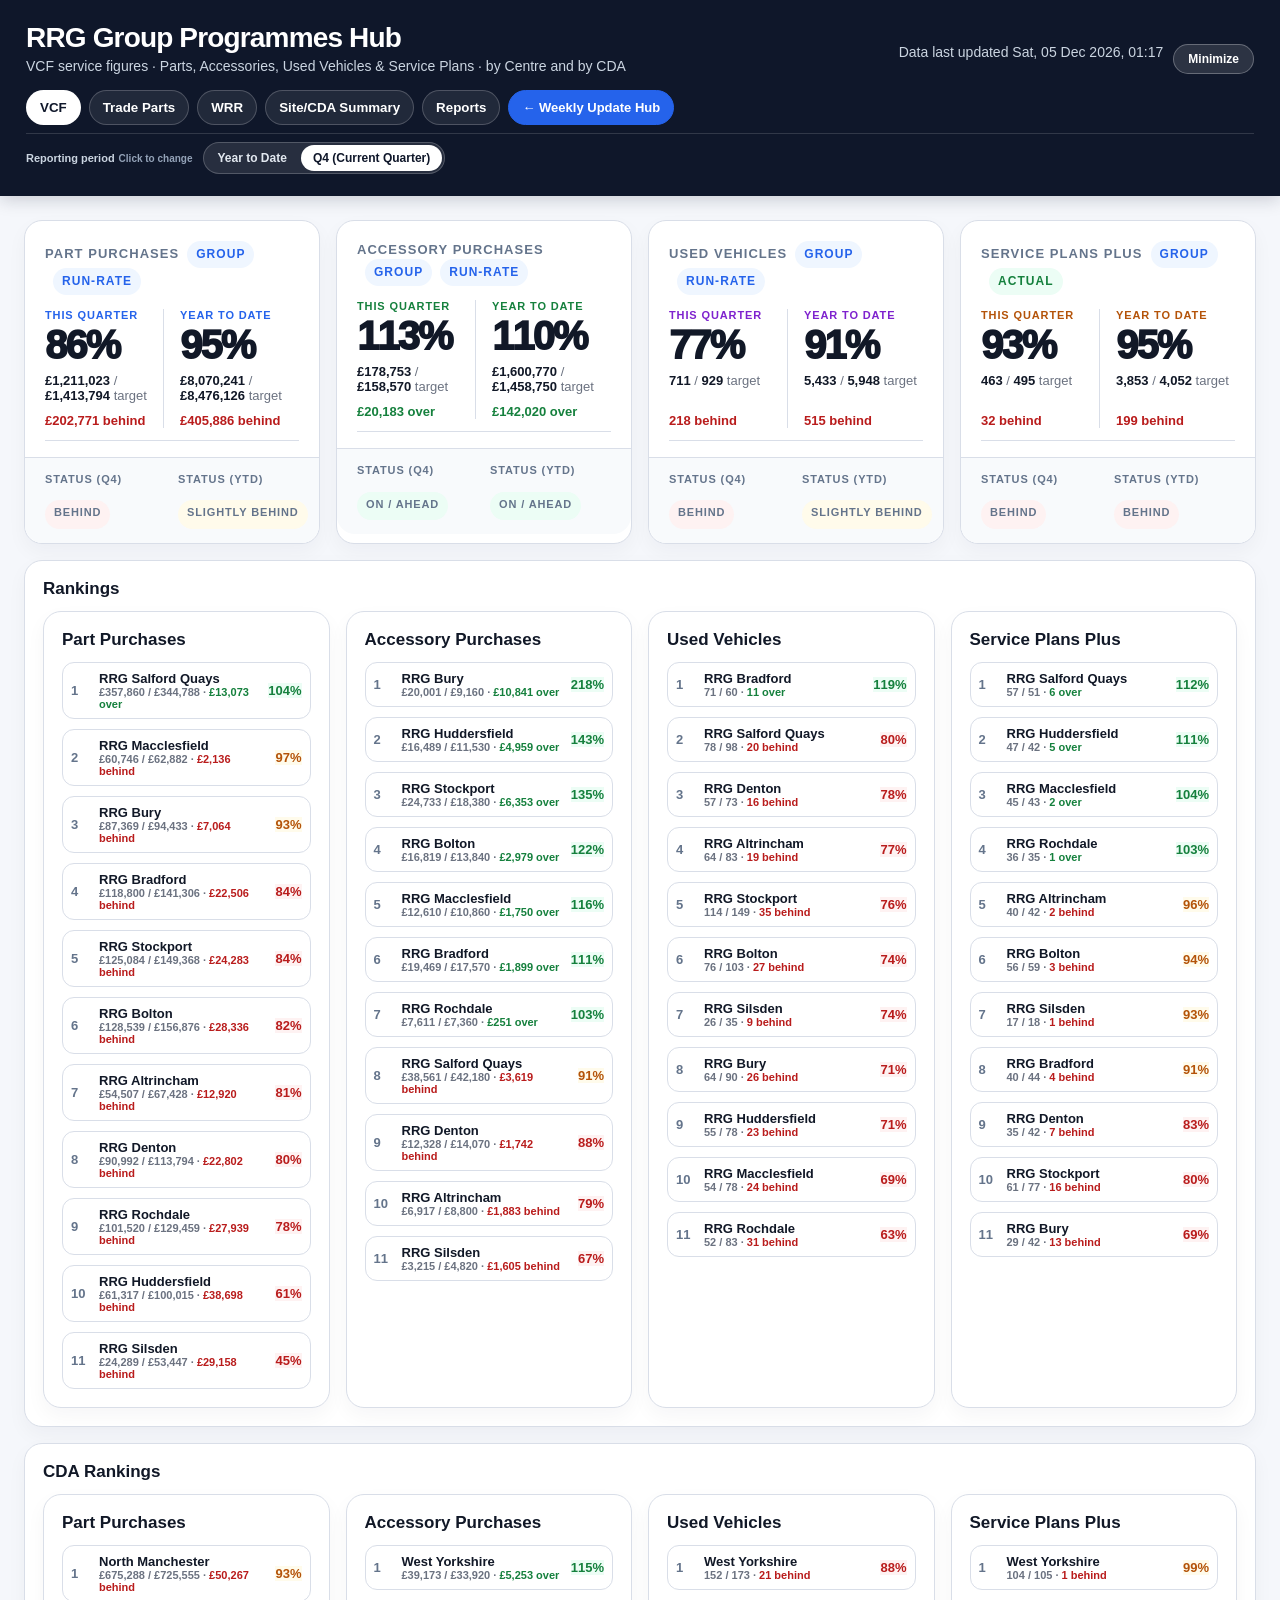
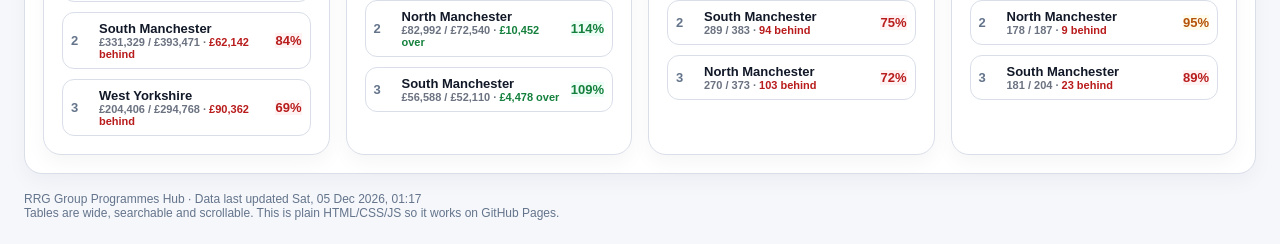
<file: programmes.html>
<!doctype html>
<html lang="en">
<head>
<meta charset="utf-8">
<meta name="viewport" content="width=device-width, initial-scale=1">
<meta http-equiv="Cache-Control" content="no-cache, no-store, must-revalidate">
<meta http-equiv="Pragma" content="no-cache">
<meta http-equiv="Expires" content="0">
<title>RRG Group Programmes Hub</title>
<link rel="stylesheet" href="./styles.css?v=20261123-pdfcombofix-1">
</head>
<body>
<header><div class="header-row"><div><h1>RRG Group Programmes Hub</h1><div class="subtitle">VCF service figures · Parts, Accessories, Used Vehicles &amp; Service Plans · by Centre and by CDA</div></div><div class="header-actions"><div class="subtitle" style="text-align:right"><span id="dataUpdatedHeader">Data last updated -</span></div><button class="header-minimize-btn" id="headerMinimizeBtn" type="button">Minimize</button></div></div><nav><button class="active" data-target="vcf">VCF</button><button data-target="tradeParts">Trade Parts</button><button data-target="wrr">WRR</button><button data-target="siteSummary">Site/CDA Summary</button><button data-target="reports">Reports</button><a class="hub-link-btn" href="./index.html">&larr; Weekly Update Hub</a><button data-target="admin">Admin Update</button></nav><div class="header-period-row"><div class="header-period-label">Reporting period<small>Click to change</small></div><div class="periodToggle"></div></div></header>
<main>
<section id="vcf" class="section active"><div class="grid">
<div id="pillarCards" class="grid" style="grid-column:span 12;padding:0;border:none;box-shadow:none;background:none"></div>
<div class="card wide"><h3>Rankings</h3><div id="pillarLeaderboards" class="grid" style="padding:0"></div></div>
<div class="card wide"><h3>CDA Rankings</h3><div id="cdaLeaderboards" class="grid" style="padding:0"></div></div>
</div></section>
<section id="tradeParts" class="section"><div class="grid">
<div id="tradePartsCard" class="grid" style="grid-column:span 12;padding:0;border:none;box-shadow:none;background:none"></div>
<div id="tradePartsCdaCards" class="grid" style="grid-column:span 12;padding:0;border:none;box-shadow:none;background:none"></div>
<div class="card half"><h3>Site League &middot; Q4</h3><div id="tradePartsSitesQ3" class="leader"></div></div>
<div class="card half"><h3>Site League &middot; Year to Date</h3><div id="tradePartsSitesYtd" class="leader"></div></div>
<div class="card wide"><h3>Group Trade Parts</h3><div class="hint">SMROE sales out by quarter, Group-level. Q4 is in progress - Forecast projects the full quarter from days elapsed; To Date is the confirmed total so far. Status is based on the forecast.</div><div class="table-wrap"><table id="tradePartsTable"></table></div></div>
</div></section>
<section id="wrr" class="section"><div class="grid">
<div id="wrrCard" class="grid" style="grid-column:span 12;padding:0;border:none;box-shadow:none;background:none"></div>
<div class="card wide"><h3>Rankings</h3><div id="wrrLeaderboard" class="leader"></div></div>
<div class="card wide"><h3>CDA Rankings</h3><div id="wrrCdaLeaderboard" class="leader"></div></div>
<div class="card wide"><h3>WRR Detail</h3><div class="hint">Per-centre CPUS Unique vs Target, plus Bonus Payable. WRR Group is the same CDA grouping used elsewhere.</div><div class="table-wrap"><table id="wrrTable"></table></div></div>
</div></section>
<section id="siteSummary" class="section"><div class="grid">
<div class="card wide"><h3>Site Summary</h3><div class="hint">Pick a site to see everything the hub knows about it - VCF, Trade Parts and WRR - in one place.</div><select id="siteSummarySelect" class="search" style="max-width:360px"></select></div>
<div id="siteSummaryContent" class="grid" style="grid-column:span 12;padding:0;border:none;box-shadow:none;background:none"></div>
<div class="card wide"><h3>CDA Summary</h3><div class="hint">Same figures, rolled up to CDA level.</div><select id="cdaSummarySelect" class="search" style="max-width:360px"></select></div>
<div id="cdaSummaryContent" class="grid" style="grid-column:span 12;padding:0;border:none;box-shadow:none;background:none"></div>
</div></section>
<section id="reports" class="section"><div class="grid">
<div class="card wide">
  <h3>Monthly Aftersales Meeting Deck</h3>
  <div class="hint">Landscape slide deck for the monthly aftersales meeting - VCF, Trade Parts and WRR, each at Group, CDA and site level, pulled live from this hub.</div>
  <div style="display:flex;gap:10px;flex-wrap:wrap;align-items:center;margin-top:10px">
    <label style="display:flex;flex-direction:column;gap:4px;font-size:12px;color:var(--muted);font-weight:800">Quarter
      <select id="aftersalesReportsQuarter" style="padding:8px 10px;border:1px solid var(--line);border-radius:10px;font-size:14px">
        <option value="q4" selected>Q4 (Current)</option><option value="q3">Q3 (Reference)</option>
      </select>
    </label>
    <label style="display:flex;flex-direction:column;gap:4px;font-size:12px;color:var(--muted);font-weight:800">Site
      <select id="aftersalesReportsSite" style="padding:8px 10px;border:1px solid var(--line);border-radius:10px;font-size:14px"><option value="">All sites</option></select>
    </label>
    <button class="admin-btn primary-btn" id="aftersalesPreviewBtn" type="button" style="align-self:flex-end">Preview</button>
    <button class="admin-btn" id="aftersalesExportBtn" type="button" style="align-self:flex-end">Export to PDF</button>
  </div>
</div>
<div class="card wide">
  <h3>Full Hub Export</h3>
  <div class="hint">A print-friendly snapshot of every table and KPI on this hub, as currently loaded.</div>
  <div style="display:flex;gap:10px;flex-wrap:wrap;margin-top:10px">
    <button class="admin-btn primary-btn" id="exportPdfReports" type="button">Export PDF</button>
    <button class="admin-btn primary-btn" id="exportPptReports" type="button">Export PowerPoint</button>
  </div>
</div>
<div class="card wide">
  <h3>Toyota Programme Deck</h3>
  <div class="hint">The manufacturer-facing performance deck for Toyota GB meetings - new cars, fleet, VCF and aftersales at Group level.</div>
  <div style="display:flex;gap:10px;flex-wrap:wrap;margin-top:10px">
    <a class="admin-btn primary-btn" href="./toyota-programme.html" style="text-decoration:none;display:inline-flex;align-items:center">Open Toyota Programme Deck &rarr;</a>
  </div>
</div>
</div></section>

<section id="admin" class="section"><div class="grid">
  <div class="card wide">
    <h2>Admin Update</h2>
    <div class="hint">This hub reads workbooks uploaded to GitHub, each with an "Export" sheet: six VCF exports (a Centre or CDA column, followed by pillar groups of Actual / Target / SvO columns) for Centre and CDA level, each for Year to Date, Q4 (current quarter) and Q3 Reference (captured at quarter close - update it if Toyota reissues the Q3 figures, otherwise leave it alone); one Group Trade Parts export (a flat quarterly table, Group-level, with one row per quarter - Q3 stays in this same table once Q4 is added, so there's nothing separate to upload for it); a Group Trade Parts CDA breakdown (one file per CDA - select all of them at once, the CDA name is read automatically from each file); one Group Trade Parts Lexus export (same shape, reported separately from the geographic CDAs); a Group Trade Parts site breakdown (one file per site - select all of them at once, the site name is read automatically from each file, feeds the Q4 and Year to Date site leagues); and three WRR exports (a flat per-centre table, Q4, Q3 Reference and Year to Date). Replace whichever file(s) changed each period, commit, and refresh the dashboard. The VCF parser is dynamic, so new or changed pillars in any export are picked up automatically.</div>
  </div>
  <div class="card wide version-card">
    <div><strong>Data last updated</strong><br><span id="adminDataUpdated">-</span></div>
    <div><strong>Cache status</strong><br><span>Versioned assets active</span></div>
  </div>
  <div class="card third">
    <h3>1. Centre - Q4.xlsx</h3>
    <input id="centreQ4File" type="file" accept=".xlsx,.xls" class="search">
    <div class="hint">Current-quarter figures by centre.</div>
  </div>
  <div class="card third">
    <h3>2. Centre - Q3 Reference.xlsx</h3>
    <input id="centreQ3File" type="file" accept=".xlsx,.xls" class="search">
    <div class="hint">Q3 closed - only re-upload if Toyota reissues the Q3 figures.</div>
  </div>
  <div class="card third">
    <h3>3. Centre - YTD.xlsx</h3>
    <input id="centreYtdFile" type="file" accept=".xlsx,.xls" class="search">
    <div class="hint">Year-to-date figures by centre.</div>
  </div>
  <div class="card third">
    <h3>4. CDA - Q4.xlsx</h3>
    <input id="cdaQ4File" type="file" accept=".xlsx,.xls" class="search">
    <div class="hint">Current-quarter figures rolled up by CDA.</div>
  </div>
  <div class="card third">
    <h3>5. CDA - Q3 Reference.xlsx</h3>
    <input id="cdaQ3File" type="file" accept=".xlsx,.xls" class="search">
    <div class="hint">Q3 closed - only re-upload if Toyota reissues the Q3 figures.</div>
  </div>
  <div class="card third">
    <h3>6. CDA - YTD.xlsx</h3>
    <input id="cdaYtdFile" type="file" accept=".xlsx,.xls" class="search">
    <div class="hint">Year-to-date figures rolled up by CDA.</div>
  </div>
  <div class="card third">
    <h3>7. Group Trade Parts.xlsx</h3>
    <input id="tradePartsFile" type="file" accept=".xlsx,.xls" class="search">
    <div class="hint">Quarterly SMROE sales out, target and reward - Group-level only. One row per quarter, so this single file carries Q3 and Q4 together.</div>
  </div>
  <div class="card third">
    <h3>8. Group Trade Parts - CDA.xlsx</h3>
    <input id="tradePartsCdaFile" type="file" accept=".xlsx,.xls" class="search" multiple>
    <div class="hint">Per-CDA SMROE breakdown - select all CDA export files at once, the CDA name is read from each file automatically.</div>
  </div>
  <div class="card third">
    <h3>9. Group Trade Parts - Lexus.xlsx</h3>
    <input id="tradePartsLexusFile" type="file" accept=".xlsx,.xls" class="search">
    <div class="hint">SMROE breakdown for Lexus, reported separately from the geographic CDAs but included in the Group total.</div>
  </div>
  <div class="card third">
    <h3>10. Group Trade Parts - Sites.xlsx</h3>
    <input id="tradePartsSitesFile" type="file" accept=".xlsx,.xls" class="search" multiple>
    <div class="hint">Per-site SMROE breakdown - select all site export files at once, the site name is read from each file automatically.</div>
  </div>
  <div class="card third">
    <h3>11. WRR - Q4.xlsx</h3>
    <input id="wrrQ4File" type="file" accept=".xlsx,.xls" class="search">
    <div class="hint">Current-quarter CPUS Unique vs Target by centre.</div>
  </div>
  <div class="card third">
    <h3>12. WRR - Q3 Reference.xlsx</h3>
    <input id="wrrQ3File" type="file" accept=".xlsx,.xls" class="search">
    <div class="hint">Q3 closed - only re-upload if Toyota reissues the Q3 figures.</div>
  </div>
  <div class="card third">
    <h3>13. WRR - YTD.xlsx</h3>
    <input id="wrrYtdFile" type="file" accept=".xlsx,.xls" class="search">
    <div class="hint">Year-to-date CPUS Unique vs Target by centre.</div>
  </div>
  <div class="card wide">
    <div class="toolbar">
      <h3>Preview</h3>
      <div>
        <button class="admin-btn" id="previewImport">Preview Import</button>
        <button class="admin-btn primary-btn" id="publishImport">Publish</button>
        <button class="admin-btn" id="downloadData">Download data backup</button>
        <button class="admin-btn primary-btn" id="exportPdf" type="button">Export PDF</button>
        <button class="admin-btn primary-btn" id="exportPpt" type="button">Export PowerPoint</button>
        <button class="admin-btn danger-btn" id="resetData">Reset saved data</button>
      </div>
    </div>
    <div id="adminStatus" class="note-box">No files loaded yet.</div>
    <div id="adminPreviewContainer"></div>
  </div>
</div></section>
<div class="footer-note">RRG Group Programmes Hub · <span id="footerDataUpdated">Data last updated -</span><br>Tables are wide, searchable and scrollable. This is plain HTML/CSS/JS so it works on GitHub Pages.</div></main>
<script src="https://cdn.sheetjs.com/xlsx-0.20.3/package/dist/xlsx.full.min.js"></script>
<script src="./service-data-q4.js?v=6-nov9"></script>
<script src="./service-data.js?v=10-q3final"></script>
<script src="./service-data-ytd.js?v=14-nov9"></script>
<script src="./service-cda-data-q4.js?v=6-nov9"></script>
<script src="./service-cda-data.js?v=10-q3final"></script>
<script src="./service-cda-data-ytd.js?v=12-nov9"></script>
<script src="./service-trade-parts-data.js?v=12-nov9"></script>
<script src="./service-trade-parts-cda-data.js?v=15-nov9"></script>
<script src="./service-trade-parts-sites-data.js?v=33-nov9complete"></script>
<script src="./service-wrr-data-q4.js?v=6-nov9"></script>
<script src="./service-wrr-data.js?v=8-q3final"></script>
<script src="./service-wrr-data-ytd.js?v=11-nov9"></script>
<script src="./service-app.js?v=35-quarterpicker"></script>
<script>
(function(){
  var header = document.querySelector('header');
  var btn = document.getElementById('headerMinimizeBtn');
  if(!header || !btn) return;
  var KEY = 'rrgHeaderMinimized';
  function setState(minimized){
    header.classList.toggle('header-minimized', minimized);
    btn.textContent = minimized ? 'Expand' : 'Minimize';
    try{ localStorage.setItem(KEY, minimized ? '1' : '0'); }catch(e){}
  }
  var saved = false;
  try{ saved = localStorage.getItem(KEY) === '1'; }catch(e){}
  setState(saved);
  btn.addEventListener('click', function(){ setState(!header.classList.contains('header-minimized')); });
})();
</script>
</body></html>
</file>
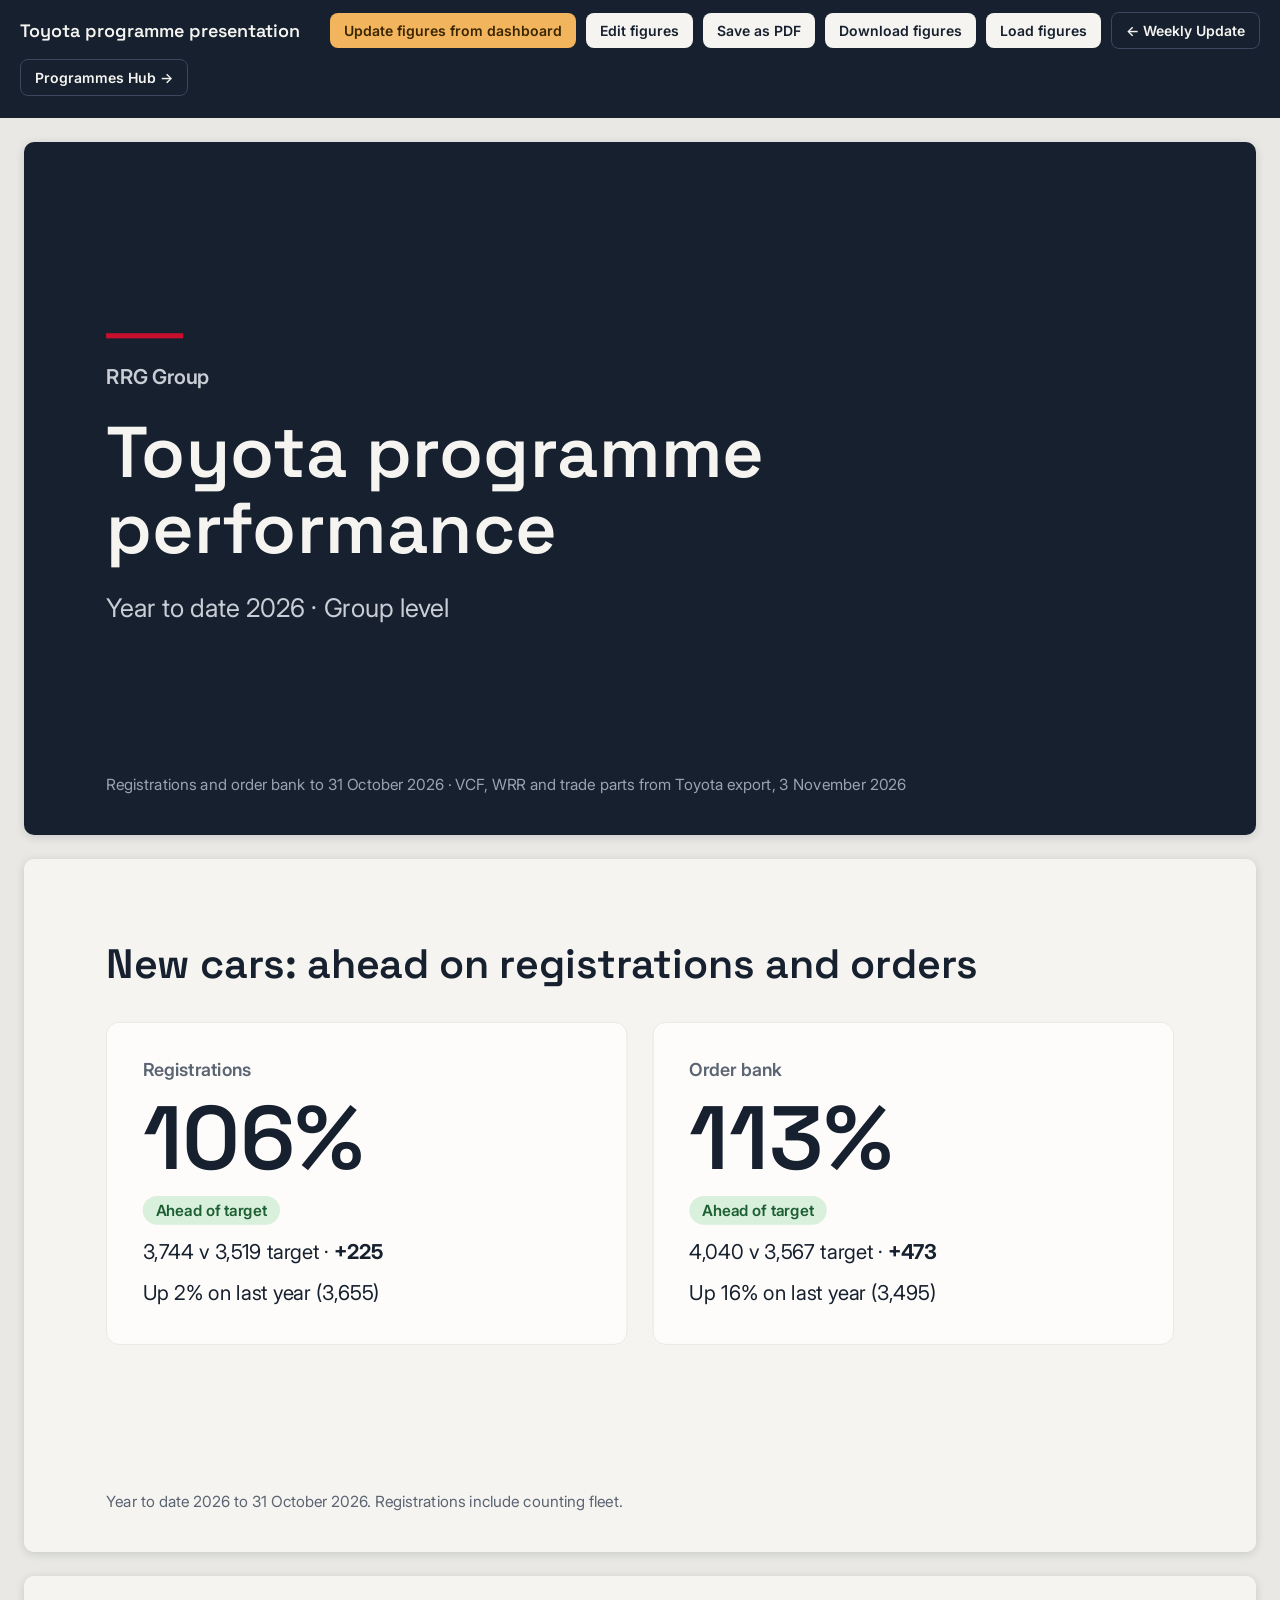
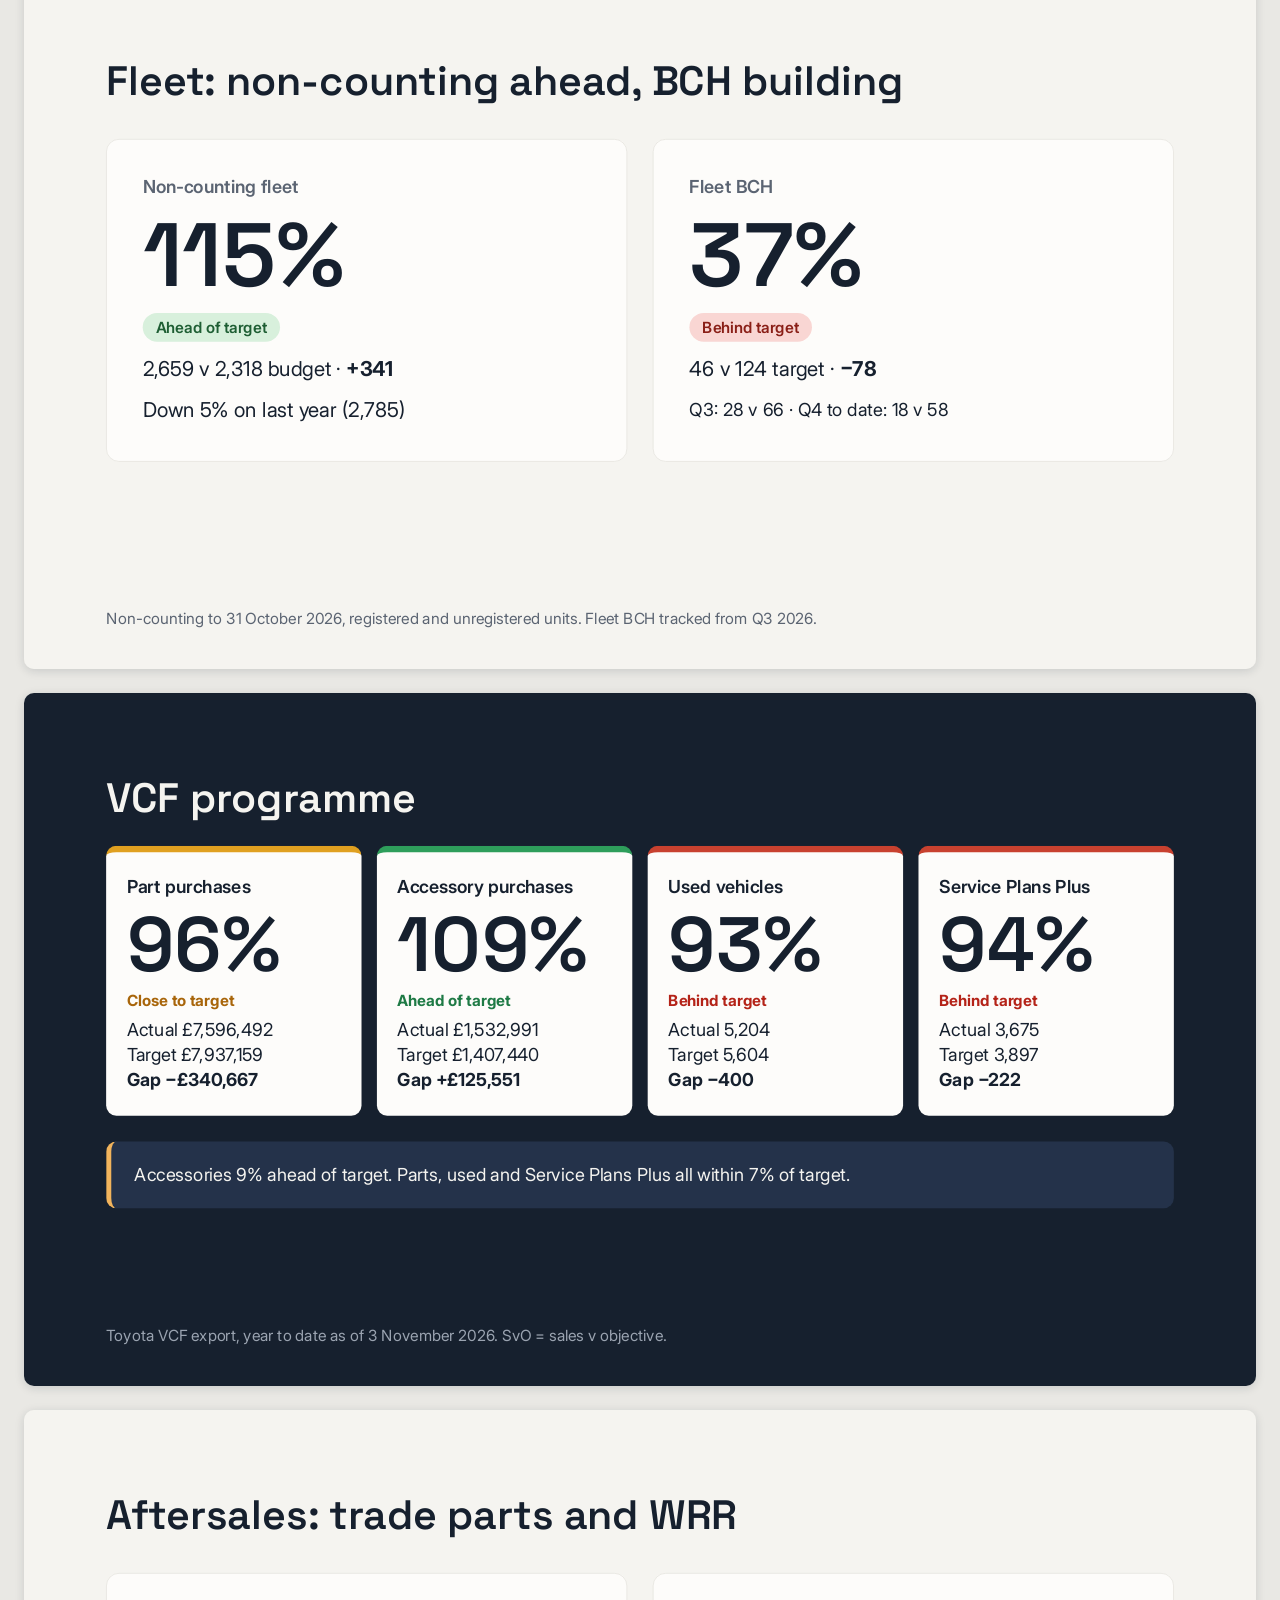
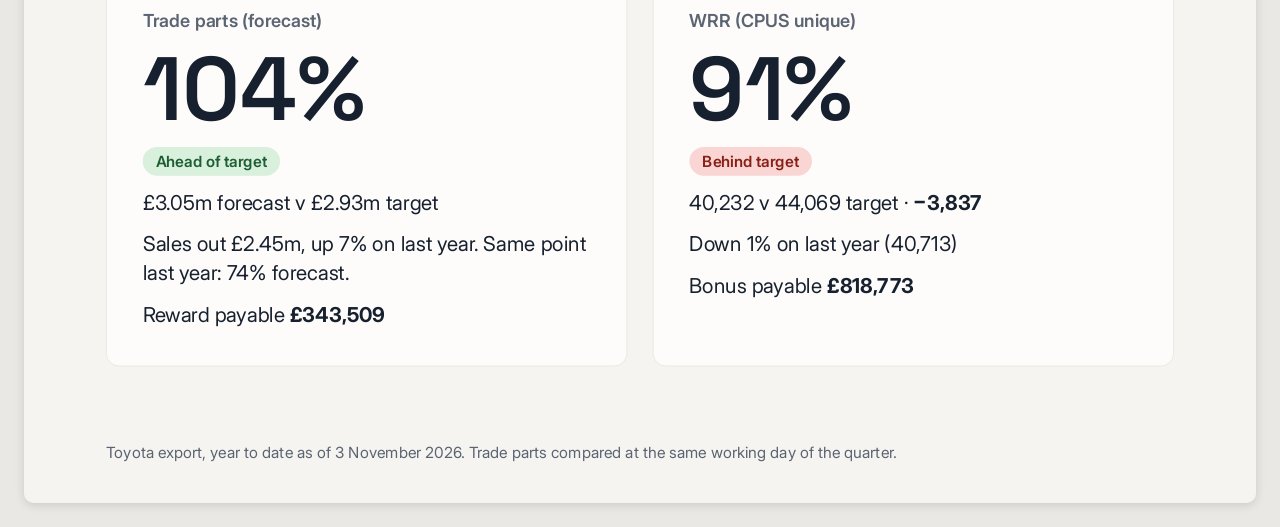
<file: toyota-programme.html>
<!DOCTYPE html>
<html lang="en-GB">
<head>
<meta charset="utf-8">
<meta name="viewport" content="width=device-width, initial-scale=1">
<title>RRG Group – Toyota Programme Performance</title>
<link rel="preconnect" href="https://fonts.googleapis.com">
<link href="https://fonts.googleapis.com/css2?family=Inter:wght@400;600;700&family=Space+Grotesk:wght@500;600;700&display=swap" rel="stylesheet">
<style>
:root{--navy:#16202e;--light:#f5f4f0;--card:#fdfcfa;--panel:#24324a;--line:#e2e0da;--muted:#5b6472;--red:#c8102e;
--g:#2e9e5b;--gt:#1e7a45;--a:#e0a020;--at:#a8650a;--r:#c8412f;--rt:#b42318;--hg:#6fd39a;--ha:#f2b45c;--s:0.5}
*{box-sizing:border-box;margin:0;padding:0}
body{font-family:Inter,Arial,sans-serif;background:#e9e8e4;color:var(--navy)}
.bar{position:sticky;top:0;z-index:5;display:flex;flex-wrap:wrap;gap:10px;align-items:center;padding:12px 20px;background:var(--navy);color:var(--light)}
.bar h1{font-family:'Space Grotesk',Arial,sans-serif;font-size:18px;font-weight:600;margin-right:auto}
.bar button,.bar label,.bar a{font:600 14px Inter,Arial,sans-serif;background:var(--light);color:var(--navy);border:0;border-radius:8px;padding:9px 14px;cursor:pointer;text-decoration:none;display:inline-flex;align-items:center}
.bar a{background:transparent;color:var(--light);border:1px solid #3a475c}
.bar button.primary{background:var(--ha);color:#3a2600}
.bar button:disabled{opacity:.6;cursor:default}
.bar button:focus-visible,.bar label:focus-within,.bar a:focus-visible{outline:3px solid var(--ha);outline-offset:2px}
.bar input[type=file]{display:none}
.updateStatus{font-size:12px;color:#c9ced6;width:100%;order:9}
.wrap{display:grid;grid-template-columns:minmax(0,1fr);gap:24px;padding:24px;max-width:1500px;margin:0 auto}
.wrap.editing{grid-template-columns:380px minmax(0,1fr)}
#form{display:none;background:#fff;border-radius:12px;padding:20px;align-self:start;position:sticky;top:76px;max-height:calc(100vh - 100px);overflow:auto}
.editing #form{display:block}
#form h2{font:600 15px 'Space Grotesk',Arial,sans-serif;margin:18px 0 8px}
#form h2:first-child{margin-top:0}
#form .row{display:grid;grid-template-columns:1fr 1fr 1fr;gap:8px;margin-bottom:8px}
#form label{display:flex;flex-direction:column;gap:3px;font-size:12px;color:var(--muted)}
#form input,#form textarea,#form select{font:14px Inter,Arial,sans-serif;padding:7px 8px;border:1px solid #cfccc4;border-radius:6px;color:var(--navy);width:100%}
#form textarea{min-height:56px;resize:vertical}
#form .full{grid-column:1/-1}
#form .hint{font-size:11px;color:var(--muted);grid-column:1/-1;margin:-4px 0 4px}
.slides{display:flex;flex-direction:column;gap:24px}
.frame{width:100%;aspect-ratio:16/9;overflow:hidden;border-radius:10px;box-shadow:0 2px 10px rgba(22,32,46,.15);position:relative}
.slide{width:1920px;height:1080px;transform:scale(var(--s));transform-origin:top left;position:absolute;top:0;left:0;padding:128px 128px 160px;display:flex;flex-direction:column;gap:56px}
.slide.light{background:var(--light);color:var(--navy)}
.slide.dark{background:var(--navy);color:var(--light);gap:40px}
.slide h2{font:600 64px/1.1 'Space Grotesk',Arial,sans-serif}
.foot{position:absolute;left:128px;bottom:64px;width:1664px;font-size:24px;color:var(--muted)}
.dark .foot{color:#9aa3b0}
.cards{display:flex;gap:40px}
.card{flex:1;display:flex;flex-direction:column;gap:20px;background:var(--card);padding:56px;border:1px solid var(--line);border-radius:20px;color:var(--navy)}
.lbl{font-size:28px;font-weight:600;color:var(--muted)}
.big{font:600 140px/1 'Space Grotesk',Arial,sans-serif}
.p{font-size:32px;line-height:1.4}
.pill{align-self:flex-start;font-size:24px;font-weight:600;padding:8px 20px;border-radius:999px}
.pill.g{background:#d8f0dc;color:#1e5e33}.pill.a{background:#fdeccb;color:#7a4b06}.pill.r{background:#f9d6d3;color:#8a1f17}
.tiles{display:flex;gap:24px}
.tile{flex:1;display:flex;flex-direction:column;gap:12px;background:var(--card);padding:36px 32px;border-radius:16px;border-top:10px solid var(--g);color:var(--navy)}
.tile.a{border-top-color:var(--a)}.tile.r{border-top-color:var(--r)}
.tile .name{font-size:28px;font-weight:600;line-height:1.3}
.tile .num{font:600 120px/1 'Space Grotesk',Arial,sans-serif}
.st{font-size:24px;font-weight:700}.st.g{color:var(--gt)}.st.a{color:var(--at)}.st.r{color:var(--rt)}
.panel{background:var(--panel);padding:32px 36px;border-radius:16px;border-left:8px solid var(--ha);font-size:28px;line-height:1.4;color:var(--light)}
.cover{justify-content:center;gap:40px}
.cover .acc{width:120px;height:8px;background:var(--red)}
.cover h1{font:600 112px/1.05 'Space Grotesk',Arial,sans-serif}
.cover .sub{font-size:40px;color:#c9ced6}.cover .org{font-size:32px;font-weight:600;color:#c9ced6}
.bch{font-size:28px;line-height:1.5}
@media (max-width:900px){.wrap.editing{grid-template-columns:1fr}#form{position:static;max-height:none}}
@media print{
  @page{size:1920px 1080px;margin:0}
  body{background:none}.bar,#form{display:none!important}
  .wrap,.wrap.editing{display:block;padding:0;max-width:none}
  .slides{gap:0}.frame{width:1920px;height:1080px;aspect-ratio:auto;border-radius:0;box-shadow:none;page-break-after:always;break-after:page}
  .slide{transform:none}
  *{-webkit-print-color-adjust:exact;print-color-adjust:exact}
}
</style>
</head>
<body>
<div class="bar">
  <h1>Toyota programme presentation</h1>
  <button id="updateBtn" class="primary">Update figures from dashboard</button>
  <button id="editBtn" aria-pressed="false">Edit figures</button>
  <button id="printBtn">Save as PDF</button>
  <button id="exportBtn">Download figures</button>
  <label>Load figures<input id="importFile" type="file" accept=".json,application/json"></label>
  <a href="./index.html">&larr; Weekly Update</a>
  <a href="./programmes.html">Programmes Hub &rarr;</a>
  <span class="updateStatus" id="updateStatus"></span>
</div>
<div class="wrap" id="wrap">
  <form id="form" onsubmit="return false"></form>
  <div class="slides" id="slides"></div>
</div>
<script>
const KEY = 'rrgToyotaPresentation';
// Figures as at November 2026. Update via "Update figures from dashboard", or override via "Edit figures".
const DEFAULTS = {
  period: 'Year to date 2026', regsCutoff: '31 October 2026', toyotaCutoff: '3 November 2026', q4CutoffMonth: 10,
  regs: { actual: 3744, target: 3519, ly: 3655 },
  orders: { actual: 4040, target: 3567, ly: 3495 },
  nonCounting: { actual: 2659, target: 2318, ly: 2785 },
  bch: [ { q: 'Q3', regs: 28, target: 66 }, { q: 'Q4 to date', regs: 18, target: 58 }, { q: '', regs: '', target: '' }, { q: '', regs: '', target: '' } ],
  bchNote: 'Fleet BCH tracked from Q3 2026.',
  parts: { actual: 7596492, target: 7937159 },
  accessories: { actual: 1532991, target: 1407440 },
  used: { actual: 5204, target: 5604 },
  spp: { actual: 3675, target: 3897 },
  vcfSummary: 'Accessories 9% ahead of target. Parts, used and Service Plans Plus all within 7% of target.',
  wrr: { actual: 40232, target: 44069, ly: 40713, bonus: 818773 },
  tp: { salesOut: 2453900, forecast: 3046241, target: 2934819, reward: 343509, lySalesOut: 2300514, lyForecastPct: 74 },
  tpNote: 'Trade parts compared at the same working day of the quarter.'
};

let data = load();
function load(){
  try { const s = localStorage.getItem(KEY); if (s) return Object.assign(structuredClone(DEFAULTS), JSON.parse(s)); } catch(e){}
  return structuredClone(DEFAULTS);
}
function save(){ try { localStorage.setItem(KEY, JSON.stringify(data)); } catch(e){} }

const n = v => (v === '' || v == null || isNaN(+v)) ? null : +v;
const fmt = v => n(v) == null ? '–' : Math.round(n(v)).toLocaleString('en-GB');
const gbp = v => n(v) == null ? '–' : '£' + Math.round(n(v)).toLocaleString('en-GB');
const gbpM = v => n(v) == null ? '–' : '£' + (n(v)/1e6).toFixed(2) + 'm';
const pct = (a,t) => (n(a)==null || !n(t)) ? null : Math.round(n(a)/n(t)*100);
const signed = (v, f=fmt) => v == null ? '–' : (v >= 0 ? '+' : '−') + f(Math.abs(v)).replace('£','£');
const signedGbp = v => v == null ? '–' : (v >= 0 ? '+' : '−') + gbp(Math.abs(v));
const status = p => p == null ? ['r','No data'] : p >= 100 ? ['g','Ahead of target'] : p >= 95 ? ['a','Close to target'] : ['r','Behind target'];
function yoy(a, ly){
  if (n(a)==null || !n(ly)) return '';
  const c = Math.round((n(a)-n(ly))/n(ly)*100);
  return `${c >= 0 ? 'Up' : 'Down'} ${Math.abs(c)}% on last year (${fmt(ly)})`;
}
const esc = s => String(s ?? '').replace(/[&<>"]/g, c => ({'&':'&amp;','<':'&lt;','>':'&gt;','"':'&quot;'}[c]));

function kpiCard(label, o, targetWord='target'){
  const p = pct(o.actual, o.target), [c, word] = status(p);
  const gap = (n(o.actual)!=null && n(o.target)!=null) ? n(o.actual)-n(o.target) : null;
  return `<div class="card"><p class="lbl">${label}</p><p class="big">${p==null?'–':p+'%'}</p>
    <p class="pill ${c}">${word}</p>
    <p class="p">${fmt(o.actual)} v ${fmt(o.target)} ${targetWord} · <b>${signed(gap)}</b></p>
    ${yoy(o.actual, o.ly) ? `<p class="p">${yoy(o.actual, o.ly)}</p>` : ''}</div>`;
}
function vcfTile(name, o, money){
  const p = pct(o.actual, o.target), [c, word] = status(p);
  const f = money ? gbp : fmt;
  const gap = (n(o.actual)!=null && n(o.target)!=null) ? n(o.actual)-n(o.target) : null;
  return `<div class="tile ${c}"><p class="name">${name}</p><p class="num">${p==null?'–':p+'%'}</p>
    <p class="st ${c}">${word}</p>
    <p class="p" style="font-size:28px">Actual ${f(o.actual)}<br>Target ${f(o.target)}<br><b>Gap ${money ? signedGbp(gap) : signed(gap)}</b></p></div>`;
}

function render(){
  const d = data;
  const regsP = pct(d.regs.actual, d.regs.target), ordP = pct(d.orders.actual, d.orders.target);
  const ncP = pct(d.nonCounting.actual, d.nonCounting.target);
  const bchRows = d.bch.filter(r => r.q && n(r.target));
  const bchA = bchRows.reduce((s,r)=>s+(n(r.regs)||0),0), bchT = bchRows.reduce((s,r)=>s+(n(r.target)||0),0);
  const bchP = pct(bchA, bchT), [bc, bw] = status(bchP);
  const tpP = pct(d.tp.forecast, d.tp.target), [tc, tw] = status(tpP);
  const tpYoy = (n(d.tp.salesOut)!=null && n(d.tp.lySalesOut)) ? Math.round((d.tp.salesOut - d.tp.lySalesOut)/d.tp.lySalesOut*100) : null;
  const wrrP = pct(d.wrr.actual, d.wrr.target), [wc, ww] = status(wrrP);
  const wrrGap = (n(d.wrr.actual)!=null && n(d.wrr.target)!=null) ? d.wrr.actual - d.wrr.target : null;

  const both = (a,b) => a >= 100 && b >= 100;
  const ncTitle = ncP >= 100 ? 'non-counting ahead' : 'non-counting behind';
  const slides = [
    `<div class="slide dark cover"><div class="acc"></div><p class="org">RRG Group</p>
      <h1>Toyota programme<br>performance</h1><p class="sub">${esc(d.period)} · Group level</p>
      <p class="foot">Registrations and order bank to ${esc(d.regsCutoff)} · VCF, WRR and trade parts from Toyota export, ${esc(d.toyotaCutoff)}</p></div>`,

    `<div class="slide light"><h2>New cars: ${both(regsP,ordP) ? 'ahead on registrations and orders' : 'registrations and orders against target'}</h2>
      <div class="cards">${kpiCard('Registrations', d.regs)}${kpiCard('Order bank', d.orders)}</div>
      <p class="foot">${esc(d.period)} to ${esc(d.regsCutoff)}. Registrations include counting fleet.</p></div>`,

    `<div class="slide light"><h2>Fleet: ${ncTitle}${bchRows.length ? (bchP >= 100 ? ', BCH ahead' : ', BCH building') : ''}</h2>
      <div class="cards">${kpiCard('Non-counting fleet', d.nonCounting, 'budget')}
      <div class="card"><p class="lbl">Fleet BCH</p><p class="big">${bchP==null?'–':bchP+'%'}</p><p class="pill ${bc}">${bw}</p>
      <p class="p">${fmt(bchA)} v ${fmt(bchT)} target · <b>${signed(bchA-bchT)}</b></p>
      <p class="bch">${bchRows.map(r=>`${esc(r.q)}: ${fmt(r.regs)} v ${fmt(r.target)}`).join(' · ')}</p></div></div>
      <p class="foot">Non-counting to ${esc(d.regsCutoff)}, registered and unregistered units. ${esc(d.bchNote)}</p></div>`,

    `<div class="slide dark"><h2>VCF programme</h2>
      <div class="tiles">${vcfTile('Part purchases', d.parts, true)}${vcfTile('Accessory purchases', d.accessories, true)}${vcfTile('Used vehicles', d.used)}${vcfTile('Service Plans Plus', d.spp)}</div>
      ${d.vcfSummary ? `<div class="panel">${esc(d.vcfSummary)}</div>` : ''}
      <p class="foot">Toyota VCF export, year to date as of ${esc(d.toyotaCutoff)}. SvO = sales v objective.</p></div>`,

    `<div class="slide light"><h2>Aftersales: trade parts and WRR</h2>
      <div class="cards">
      <div class="card"><p class="lbl">Trade parts (forecast)</p><p class="big">${tpP==null?'–':tpP+'%'}</p><p class="pill ${tc}">${tw}</p>
        <p class="p">${gbpM(d.tp.forecast)} forecast v ${gbpM(d.tp.target)} target</p>
        <p class="p">Sales out ${gbpM(d.tp.salesOut)}${tpYoy==null?'':`, ${tpYoy>=0?'up':'down'} ${Math.abs(tpYoy)}% on last year`}.${n(d.tp.lyForecastPct)!=null?` Same point last year: ${d.tp.lyForecastPct}% forecast.`:''}</p>
        <p class="p">Reward payable <b>${gbp(d.tp.reward)}</b></p></div>
      <div class="card"><p class="lbl">WRR (CPUS unique)</p><p class="big">${wrrP==null?'–':wrrP+'%'}</p><p class="pill ${wc}">${ww}</p>
        <p class="p">${fmt(d.wrr.actual)} v ${fmt(d.wrr.target)} target · <b>${signed(wrrGap)}</b></p>
        ${yoy(d.wrr.actual, d.wrr.ly) ? `<p class="p">${yoy(d.wrr.actual, d.wrr.ly)}</p>` : ''}
        <p class="p">Bonus payable <b>${gbp(d.wrr.bonus)}</b></p></div></div>
      <p class="foot">Toyota export, year to date as of ${esc(d.toyotaCutoff)}. ${esc(d.tpNote)}</p></div>`
  ];
  document.getElementById('slides').innerHTML = slides.map(s => `<div class="frame">${s}</div>`).join('');
  scale();
}

function scale(){
  const f = document.querySelector('.frame');
  if (f) document.documentElement.style.setProperty('--s', f.clientWidth / 1920);
}
addEventListener('resize', scale);

// Edit form
const FIELDS = [
  ['General', [
    ['period','Period label'],['regsCutoff','Regs cut-off (auto)'],['toyotaCutoff','Toyota export date (auto)'],
    ['q4CutoffMonth','YTD cutoff month','full','select',[[10,'October'],[11,'November'],[12,'December']]],
  ]],
  ['Registrations (auto - LY manual)', [['regs.actual','Actual'],['regs.target','Target'],['regs.ly','Last year']]],
  ['Order bank (auto - LY manual)', [['orders.actual','Actual'],['orders.target','Target'],['orders.ly','Last year']]],
  ['Non-counting fleet (auto - LY manual)', [['nonCounting.actual','Actual'],['nonCounting.target','Budget'],['nonCounting.ly','Last year']]],
  ['Fleet BCH (manual - leave a quarter blank to hide it)', [0,1,2,3].flatMap(i => [[`bch.${i}.q`,'Quarter'],[`bch.${i}.regs`,'Regs'],[`bch.${i}.target`,'Target']]).concat([['bchNote','Note','full']])],
  ['VCF (auto)', [['parts.actual','Parts actual £'],['parts.target','Parts target £'],[null],['accessories.actual','Accessories actual £'],['accessories.target','Accessories target £'],[null],['used.actual','Used actual'],['used.target','Used target'],[null],['spp.actual','SPP actual'],['spp.target','SPP target'],[null],['vcfSummary','Summary line (manual)','full','area']]],
  ['WRR (auto - LY manual)', [['wrr.actual','CPUS actual'],['wrr.target','Target'],['wrr.ly','Last year'],['wrr.bonus','Bonus payable £']]],
  ['Trade parts (auto - LY manual)', [['tp.salesOut','Sales out £'],['tp.forecast','Forecast £'],['tp.target','Target £'],['tp.reward','Reward payable £'],['tp.lySalesOut','LY sales out £'],['tp.lyForecastPct','LY forecast %'],['tpNote','Note (manual)','full']]]
];
const get = p => p.split('.').reduce((o,k)=>o?.[k], data);
function set(p, v){
  const ks = p.split('.'); let o = data;
  ks.slice(0,-1).forEach(k => o = o[k]);
  const last = ks[ks.length-1], old = o[last];
  o[last] = (typeof old === 'number' || (old === '' && /regs|target/.test(last))) && v !== '' && !isNaN(+v) ? +v : v;
}
function buildForm(){
  const f = document.getElementById('form');
  f.innerHTML = FIELDS.map(([h, fs]) => `<h2>${h}</h2><div class="row">${fs.map(([p,l,cls,type,opts]) => {
    if (!p) return '<span></span>';
    const v = esc(get(p));
    if (type === 'select') return `<label class="${cls||''}">${l}<select data-p="${p}">${opts.map(([ov,ol])=>`<option value="${ov}"${+get(p)===ov?' selected':''}>${ol}</option>`).join('')}</select></label>`;
    if (type === 'area') return `<label class="${cls||''}">${l}<textarea data-p="${p}">${v}</textarea></label>`;
    return `<label class="${cls||''}">${l}<input data-p="${p}" value="${v}"></label>`;
  }).join('')}</div>`).join('')
    + `<p class="hint">Fields marked "auto" are overwritten each time you click "Update figures from dashboard" above. Fields marked "manual" are never touched by it.</p>`
    + `<h2>Reset</h2><button type="button" id="resetBtn" style="font:600 13px Inter;padding:8px 12px;border-radius:6px;border:1px solid #cfccc4;background:#fff;cursor:pointer">Restore November 2026 figures</button>`;
  f.querySelectorAll('[data-p]').forEach(el => {
    const handler = () => { set(el.dataset.p, el.value.replace(/[£,\s]/g, m => el.tagName==='TEXTAREA'||el.tagName==='SELECT'||/period|Cutoff|q$|Note/.test(el.dataset.p) ? m : '')); save(); render(); };
    el.addEventListener('input', handler);
    el.addEventListener('change', handler);
  });
  document.getElementById('resetBtn').onclick = () => { if (confirm('Replace your figures with the November 2026 set?')) { data = structuredClone(DEFAULTS); save(); buildForm(); render(); } };
}

document.getElementById('editBtn').onclick = e => {
  const on = document.getElementById('wrap').classList.toggle('editing');
  e.target.setAttribute('aria-pressed', on); e.target.textContent = on ? 'Done editing' : 'Edit figures';
  setTimeout(scale, 0);
};
document.getElementById('printBtn').onclick = () => window.print();
document.getElementById('exportBtn').onclick = () => {
  const a = document.createElement('a');
  a.href = URL.createObjectURL(new Blob([JSON.stringify(data, null, 2)], {type:'application/json'}));
  a.download = `toyota-presentation-figures-${new Date().toISOString().slice(0,10)}.json`; a.click();
};
document.getElementById('importFile').onchange = e => {
  const file = e.target.files[0]; if (!file) return;
  file.text().then(t => { data = Object.assign(structuredClone(DEFAULTS), JSON.parse(t)); save(); buildForm(); render(); })
    .catch(() => alert('That file isn’t a figures file from this page.'));
};

// --- Live update from the Weekly Update dashboard and Programmes Hub ---
const USER_SITES = ['Bolton','Bury','Rochdale','SQ','Bradford','Huddersfield','Silsden','Denton','Altrincham','Stockport','Macclesfield'];
const CDAS = ['NORTH CDA','WY CDA','SOUTH CDA'];
const Q4_MONTHS = ['oct','nov','dec'];
const ALL_MONTHS = ['jan','feb','mar','apr','may','jun','jul','aug','sep','oct','nov','dec'];

function sumSite(rows, key){ return (rows||[]).filter(r=>USER_SITES.includes(r.centre)).reduce((a,r)=>a+(Number(r[key])||0),0); }
function sumCda(rows, key){ return (rows||[]).filter(r=>CDAS.includes((r.centre||'').toUpperCase())).reduce((a,r)=>a+(Number(r[key])||0),0); }

function loadFrame(url, isReady, timeoutMs=20000){
  return new Promise((resolve, reject)=>{
    const f = document.createElement('iframe');
    f.style.cssText = 'position:absolute;width:1px;height:1px;opacity:0;pointer-events:none;left:-9999px';
    let done = false;
    const timer = setTimeout(()=>{ if(!done){ done=true; cleanup(); reject(new Error(url+' took too long to load')); } }, timeoutMs);
    function cleanup(){ clearTimeout(timer); }
    function poll(){
      if (done) return;
      let w = null;
      try { w = f.contentWindow; } catch(e){}
      if (w && w.DATA) {
        let ready = false;
        try { ready = isReady(w.DATA); } catch(e){}
        if (ready) { done = true; cleanup(); resolve({ win:w, el:f }); return; }
      }
      setTimeout(poll, 250);
    }
    f.onload = () => poll();
    f.onerror = () => { if(!done){ done=true; cleanup(); reject(new Error('Failed to load '+url)); } };
    f.src = url;
    document.body.appendChild(f);
  });
}

async function updateFromDashboard(){
  const btn = document.getElementById('updateBtn');
  const statusEl = document.getElementById('updateStatus');
  btn.disabled = true; btn.textContent = 'Updating…'; statusEl.textContent = '';
  const frames = [];
  try{
    const [dash, prog] = await Promise.all([
      loadFrame('./index.html', d => Array.isArray(d.dashboard_orders) && d.dashboard_orders.length > 0),
      loadFrame('./programmes.html', d => d.centre && d.centre.ytd && d.wrr && d.wrr.ytd && d.tradeParts),
    ]);
    frames.push(dash.el, prog.el);
    const dashData = dash.win.DATA, progData = prog.win.DATA;

    const cutoffMonth = Number(data.q4CutoffMonth) || 10;
    const cutoffIdx = Q4_MONTHS.indexOf({10:'oct',11:'nov',12:'dec'}[cutoffMonth]);
    const q4Months = Q4_MONTHS.slice(0, cutoffIdx+1);

    // Registrations: frozen Q1-Q3 total + selected Q4 months
    let regsActual = sumSite(dashData.ytd_regs, 'total'), regsTarget = sumSite(dashData.ytd_regs, 'target');
    q4Months.forEach(m => { regsActual += sumSite(dashData.q3_regs, m+'_total'); regsTarget += sumSite(dashData.q3_regs, m+'_target'); });

    // Non-counting fleet: CDA rows only, frozen Q1-Q3 + selected Q4 months
    let ncActual = sumCda(dashData.ytd_non, 'total'), ncTarget = sumCda(dashData.ytd_non, 'target');
    q4Months.forEach(m => { ncActual += sumCda(dashData.q3_non, m+'_total'); ncTarget += sumCda(dashData.q3_non, m+'_budget'); });

    // Orders: full-year monthly array, sum Jan through the cutoff month
    const orderMonths = ALL_MONTHS.slice(0, cutoffMonth);
    let ordersActual = 0, ordersTarget = 0;
    orderMonths.forEach(m => { ordersActual += sumSite(dashData.dashboard_orders, m+'_orders'); ordersTarget += sumSite(dashData.dashboard_orders, m+'_target'); });

    // VCF / WRR / Trade Parts: Group "Total" rows already computed by the Programmes Hub
    const vcf = progData.centre.ytd.total.values;
    const wrr = progData.wrr.ytd.total;
    const tpTotal = (progData.tradeParts.rows||[]).find(r=>r.Period==='Total') || {};

    data.regs.actual = regsActual; data.regs.target = regsTarget;
    data.orders.actual = ordersActual; data.orders.target = ordersTarget;
    data.nonCounting.actual = ncActual; data.nonCounting.target = ncTarget;
    data.parts.actual = Math.round(vcf['Part Purchases'].actual); data.parts.target = Math.round(vcf['Part Purchases'].target);
    data.accessories.actual = Math.round(vcf['Accessory Purchases'].actual); data.accessories.target = Math.round(vcf['Accessory Purchases'].target);
    data.used.actual = Math.round(vcf['Used Vehicles'].actual); data.used.target = Math.round(vcf['Used Vehicles'].target);
    data.spp.actual = Math.round(vcf['Service Plans Plus'].actual); data.spp.target = Math.round(vcf['Service Plans Plus'].target);
    data.wrr.actual = wrr['CPUS Unique']; data.wrr.target = Math.round(wrr['Target']); data.wrr.bonus = Math.round(wrr['Bonus Payable']);
    data.tp.salesOut = Math.round(tpTotal['SMROE Sales Out To Date*']||0);
    data.tp.forecast = Math.round(tpTotal['SMROE Sales Out (Forecast)*']||0);
    data.tp.target = Math.round(tpTotal['SMROE Target']||0);
    data.tp.reward = Math.round(tpTotal['Reward Payable*']||0);

    const year = new Date().getFullYear();
    data.regsCutoff = new Date(year, cutoffMonth, 0).toLocaleDateString('en-GB', { day:'numeric', month:'long', year:'numeric' });
    const importedTimes = [progData.centre.ytd.importedAt, progData.wrr.ytd.importedAt, (progData.tradeParts||{}).importedAt]
      .filter(Boolean).map(t=>new Date(t).getTime()).filter(t=>!isNaN(t));
    if (importedTimes.length) {
      data.toyotaCutoff = new Date(Math.min(...importedTimes)).toLocaleDateString('en-GB', { day:'numeric', month:'long', year:'numeric' });
    }

    save(); buildForm(); render();
    statusEl.textContent = 'Updated from dashboard just now.';
  } catch(err){
    console.error(err);
    statusEl.textContent = 'Update failed: ' + err.message + '. Figures unchanged.';
  } finally {
    frames.forEach(f => f.remove());
    btn.disabled = false; btn.textContent = 'Update figures from dashboard';
  }
}
document.getElementById('updateBtn').onclick = updateFromDashboard;

buildForm(); render();
</script>
</body>
</html>
</file>
<file: styles.css>
:root{--bg:#f5f7fb;--card:#ffffff;--ink:#111827;--muted:#6b7280;--line:#d9dee8;--head:#0f172a;--blue:#2563eb;--green:#15803d;--amber:#b45309;--red:#b91c1c;--lightblue:#eff6ff;--lightgreen:#ecfdf5;--lightamber:#fffbeb;--lightred:#fef2f2}
*{box-sizing:border-box}body{margin:0;background:var(--bg);font-family:-apple-system,BlinkMacSystemFont,"Segoe UI",Roboto,Arial,sans-serif;color:var(--ink)}header{background:var(--head);color:#fff;padding:22px 26px;position:sticky;top:0;z-index:20;box-shadow:0 4px 16px rgba(15,23,42,.18);transition:padding .2s ease}header.header-minimized{padding-top:12px;padding-bottom:12px}header.header-minimized h1{font-size:19px;margin:0}header.header-minimized .subtitle,header.header-minimized nav,header.header-minimized .header-period-row{display:none}.header-actions{display:flex;flex-wrap:wrap;justify-content:flex-end;align-items:flex-start;gap:10px}.header-minimize-btn{background:rgba(255,255,255,.12);border:1px solid rgba(255,255,255,.28);color:#fff;border-radius:999px;padding:7px 14px;font-size:12px;font-weight:800;cursor:pointer;white-space:nowrap;flex-shrink:0}.header-minimize-btn:hover{background:rgba(255,255,255,.22)}.header-row{display:flex;justify-content:space-between;gap:16px;align-items:flex-end;flex-wrap:wrap}h1{font-size:28px;margin:0 0 4px;font-weight:800;letter-spacing:-.03em}.subtitle{color:#cbd5e1;font-size:14px}nav{display:flex;gap:8px;flex-wrap:wrap;margin-top:16px}nav button{border:1px solid rgba(255,255,255,.2);background:rgba(255,255,255,.08);color:#fff;border-radius:999px;padding:9px 13px;cursor:pointer;font-weight:700}nav button.active{background:#fff;color:var(--head)}main{padding:24px;max-width:1440px;margin:0 auto}.grid{display:grid;grid-template-columns:repeat(12,1fr);gap:16px}.card{background:var(--card);border:1px solid var(--line);border-radius:18px;padding:18px;box-shadow:0 8px 20px rgba(15,23,42,.04)}.kpi{grid-column:span 3;min-height:126px}.kpi .label{font-size:13px;color:var(--muted);font-weight:800;text-transform:uppercase;letter-spacing:.06em}.kpi .value{font-size:34px;font-weight:900;margin-top:8px;letter-spacing:-.04em}.kpi .note{font-size:13px;color:var(--muted);margin-top:4px}.wide{grid-column:span 12}.half{grid-column:span 6}.third{grid-column:span 4}.section{display:none}.section.active{display:block}.toolbar{display:flex;gap:12px;align-items:center;justify-content:space-between;margin:0 0 12px;flex-wrap:wrap}h2{margin:0;font-size:22px;letter-spacing:-.02em}h3{margin:0 0 12px;font-size:17px}.search{border:1px solid var(--line);border-radius:10px;padding:10px 12px;min-width:270px;font-size:14px;background:#fff}.table-wrap{overflow-x:auto;overflow-y:visible;border:1px solid var(--line);border-radius:14px;background:#fff;max-height:none}table{border-collapse:separate;border-spacing:0;width:100%;font-size:14px}th{position:sticky;top:0;background:#f8fafc;color:#334155;text-align:left;font-size:12px;text-transform:uppercase;letter-spacing:.06em;z-index:5}th,td{padding:12px 14px;border-bottom:1px solid #e5e7eb;white-space:nowrap}td.num,th.num{text-align:right;font-variant-numeric:tabular-nums}tr:nth-child(even) td{background:#fbfdff}tr.group td{background:#eef2ff!important;font-weight:900;color:#1e3a8a}tr:hover td{background:#f1f5f9!important}.status{display:inline-flex;align-items:center;gap:6px;font-weight:800;border-radius:999px;padding:5px 9px;font-size:12px}.green{background:var(--lightgreen);color:var(--green)}.amber{background:var(--lightamber);color:var(--amber)}.red{background:var(--lightred);color:var(--red)}.blue{background:var(--lightblue);color:var(--blue)}.progress{height:10px;background:#e5e7eb;border-radius:999px;overflow:hidden;min-width:120px}.bar{height:100%;background:var(--blue);border-radius:999px}.bar.green{background:var(--green)}.bar.amber{background:#d97706}.bar.red{background:var(--red)}.mini{font-size:12px;color:var(--muted)}.leader{display:grid;gap:10px}.leader-row{display:grid;grid-template-columns:40px 1fr 90px 120px;gap:10px;align-items:center;padding:10px;border:1px solid var(--line);border-radius:12px;background:#fff}.rank{font-weight:900;color:#64748b}.centre{font-weight:900}.pct{text-align:right;font-weight:900}.note-box{background:#f8fafc;border:1px dashed #cbd5e1;border-radius:14px;padding:14px;color:#475569;line-height:1.5}.footer-note{font-size:12px;color:#64748b;margin-top:18px}@media(max-width:900px){main{padding:14px}.kpi,.half,.third{grid-column:span 12}header{padding:18px 14px}.leader-row{grid-template-columns:34px 1fr 70px}.leader-row .progress{display:none}th,td{padding:10px 9px;font-size:13px}}

.hint{font-size:13px;color:var(--muted);margin:-4px 0 12px}.leader-row .progress{min-width:100px}

/* CDA registration summary: separate Registrations-only vs incl.-Adjustment bars. */
.leader-row.cda-row{grid-template-columns:40px 1fr 290px}
.cda-bars{display:flex;flex-direction:column;gap:6px}
.cda-bar-line{display:flex;align-items:center;gap:8px;font-size:11px;color:var(--muted);font-weight:800}
.cda-bar-line span{width:52px}
.cda-bar-line .progress{flex:1;min-width:70px}
.cda-bar-line strong{width:40px;text-align:right;color:var(--ink);font-size:13px}
@media(max-width:900px){.leader-row.cda-row{grid-template-columns:34px 1fr 110px}.cda-bar-line .progress{display:none}}

.period-row{display:flex;gap:8px;margin-top:10px;flex-wrap:wrap}.period-pill{display:inline-flex;border:1px solid rgba(255,255,255,.25);border-radius:999px;padding:5px 10px;font-size:12px;font-weight:800}.period-pill.active{background:#dcfce7;color:#166534;border-color:#86efac}.period-pill.muted{background:rgba(255,255,255,.08);color:#cbd5e1}

.kpi.primary{grid-column:span 4;min-height:140px}.kpi.secondary{grid-column:span 3;min-height:116px}.kpi.primary .value{font-size:42px}.kpi strong{color:#111827}@media(max-width:900px){.kpi.primary,.kpi.secondary{grid-column:span 12}}

.split-card .value{margin-bottom:10px}
.split-grid{display:grid;grid-template-columns:repeat(3,1fr);gap:6px;margin-top:8px;font-size:12px;color:var(--muted)}
.split-grid div{border:1px solid var(--line);border-radius:10px;background:#f8fafc;padding:7px 6px;text-align:center;font-weight:800}
.split-grid strong{display:block;color:var(--ink);font-size:15px;margin-top:2px}
@media(max-width:900px){.split-grid{grid-template-columns:repeat(3,1fr)}}

.admin-btn{border:1px solid var(--line);background:#fff;color:var(--ink);border-radius:999px;padding:9px 13px;cursor:pointer;font-weight:800;margin-left:6px}.primary-btn{background:var(--head);color:#fff;border-color:var(--head)}.danger-btn{background:#fef2f2;color:var(--red);border-color:#fecaca}.split-card .value{font-size:26px}.split-grid{display:grid;grid-template-columns:repeat(3,1fr);gap:8px;margin-top:10px;font-size:12px;color:var(--muted)}.split-grid div{background:#f8fafc;border:1px solid var(--line);border-radius:10px;padding:8px}.split-grid strong{display:block;color:var(--ink);font-size:15px;margin-top:2px}

.version-card{display:grid;grid-template-columns:repeat(3,1fr);gap:14px;background:#f8fafc}
.version-card div{border:1px solid var(--line);background:#fff;border-radius:12px;padding:12px;color:#475569}
.version-card strong{color:#111827}
@media(max-width:900px){.version-card{grid-template-columns:1fr}}

/* Headline KPI month / quarter progress cards */
.kpi-progress-card{padding:20px;min-height:260px;display:flex;flex-direction:column;gap:14px}
.kpi-progress-card .label{font-size:13px;line-height:1.4;letter-spacing:.08em;text-transform:uppercase;font-weight:900;color:#64748b;min-height:38px}
.kpi-split-main{display:grid;grid-template-columns:1fr 1fr;gap:16px;border-bottom:1px solid var(--line);padding-bottom:12px}
.kpi-split-main>div:first-child{border-right:1px solid var(--line);padding-right:16px}
.mini-label{font-size:11px;text-transform:uppercase;letter-spacing:.08em;color:#2563eb;font-weight:900;margin-bottom:4px}
.green-card .mini-label{color:#15803d}.purple-card .mini-label{color:#7e22ce}.amber-card .mini-label{color:#b45309}
.kpi-progress-card .value{font-size:40px;line-height:1;font-weight:950;letter-spacing:-.05em;margin:4px 0 8px}
.month-progress-grid{display:grid;grid-template-columns:repeat(3,1fr);gap:10px}
.month-progress-grid>div{background:#f8fafc;border:1px solid #e5e7eb;border-radius:12px;padding:10px;text-align:center}
.month-progress-grid span{display:block;font-size:11px;text-transform:uppercase;letter-spacing:.08em;color:#64748b;font-weight:900}
.month-progress-grid strong{display:block;font-size:22px;margin:4px 0 2px}
.month-progress-grid small{display:block;color:#64748b;font-size:12px}
.kpi-footer-strip{margin:2px -20px -20px;padding:14px 20px;background:#f8fafc;border-top:1px solid var(--line);display:grid;grid-template-columns:1fr 1fr;gap:12px;border-radius:0 0 18px 18px}
.kpi-footer-strip span{display:block;font-size:11px;text-transform:uppercase;letter-spacing:.08em;color:#64748b;font-weight:900;line-height:1.3em;min-height:2.6em}
.kpi-footer-strip strong{font-size:20px;letter-spacing:-.03em}.blue-card .kpi-footer-strip strong{color:#1d4ed8}.green-card .kpi-footer-strip strong{color:#15803d}.purple-card .kpi-footer-strip strong{color:#7e22ce}.amber-card .kpi-footer-strip strong{color:#b45309}
@media(max-width:900px){.kpi-progress-card{min-height:auto}.kpi-split-main{grid-template-columns:1fr}.kpi-split-main>div:first-child{border-right:0;border-bottom:1px solid var(--line);padding-right:0;padding-bottom:12px}.month-progress-grid{grid-template-columns:repeat(3,minmax(0,1fr))}.kpi-footer-strip{grid-template-columns:1fr}}

/* Fix: keep run rate value and '/ week' on one line with matching KPI font.
   Excludes .status pills so their red/amber/green meaning isn't overridden
   by the card's accent color. */
.kpi-footer-strip strong span:not(.status){
  display:inline !important;
  font-size:inherit !important;
  text-transform:none !important;
  letter-spacing:inherit !important;
  color:inherit !important;
  font-weight:inherit !important;
}
.kpi-footer-strip strong{
  display:inline-flex;
  align-items:baseline;
  gap:4px;
  white-space:nowrap;
}


.trend-big{font-size:34px;font-weight:900;letter-spacing:-.04em;margin-top:6px}
.trend-chart{display:grid;gap:10px}
.trend-row{display:grid;grid-template-columns:80px 1fr 74px;gap:10px;align-items:center}
.trend-week{font-size:12px;font-weight:800;color:#64748b}
.trend-track{height:12px;background:#e5e7eb;border-radius:999px;overflow:hidden}
.trend-fill{height:100%;background:var(--blue);border-radius:999px}
.trend-value{text-align:right;font-weight:900;font-variant-numeric:tabular-nums}
@media(max-width:900px){.trend-row{grid-template-columns:66px 1fr 64px}.trend-big{font-size:30px}}

.award-grid{display:grid;grid-template-columns:repeat(3,1fr);gap:12px;margin:12px 0 14px}.award-card{border:1px solid var(--line);border-radius:14px;background:#f8fafc;padding:14px;display:flex;flex-direction:column;gap:4px}.award-card span{font-size:12px;color:var(--muted);font-weight:800;text-transform:uppercase;letter-spacing:.06em}.award-card strong{font-size:18px;color:var(--ink)}.award-card em{font-style:normal;color:var(--green);font-weight:900;font-size:22px}@media(max-width:900px){.award-grid{grid-template-columns:1fr}}


.header-export-btn{margin-top:8px;padding:7px 11px;font-size:12px;border-radius:999px}
/* Own margin rather than the browser/OS print default (which varies and
   isn't knowable from CSS), so main's own padding below is the only
   margin in play and card widths can be sized against it exactly. */
@page{margin:0}
@media print{
  *{-webkit-print-color-adjust:exact!important;print-color-adjust:exact!important}
  body{background:#fff!important}
  header, nav, .footer-note, .search, .admin-btn{display:none!important}
  main{max-width:none!important;padding:18px!important}
  .section{display:block!important}
  /* page-break-before on every section but the first, rather than
     page-break-after on every section including the last, so the export
     doesn't end with a trailing blank page. */
  .section + .section{page-break-before:always;break-before:page}
  #admin{display:none!important}
  /* CSS Grid containers don't paginate reliably in print (Chromium can
     split a grid item across the page boundary even with break-inside:
     avoid set on it) - flexbox does paginate correctly, so switch every
     card grid to a wrapping flex row for print and give each card a
     percentage width standing in for its old grid-column span, so cards
     still pack multiple-per-row instead of each claiming a full page. */
  .grid{display:flex!important;flex-wrap:wrap!important;gap:12px!important}
  .grid>.grid{flex:0 0 100%!important;width:100%!important;gap:12px!important}
  .wide{flex:0 0 100%!important;width:100%!important}
  .half{flex:0 0 calc(50% - 6px)!important;width:calc(50% - 6px)!important}
  .third{flex:0 0 calc(33.333% - 8px)!important;width:calc(33.333% - 8px)!important}
  /* 4-across (this card's original desktop span) is too narrow at A4
     print width for its "This Quarter / Year to Date" split content -
     the text overflows its card and gets hidden under the next card's
     opaque background. 2-across gives it enough room. */
  .kpi,.quarter{flex:0 0 calc(50% - 6px)!important;width:calc(50% - 6px)!important}
  .card{box-shadow:none!important;break-inside:avoid;page-break-inside:avoid;margin:0}
  /* Print pages are narrower than the 900px breakpoint, so undo the
     mobile single-column stacking inside each card - otherwise every
     card doubles in height and only one fits per page. */
  .kpi-split-main{grid-template-columns:1fr 1fr!important}
  .kpi-footer-strip{grid-template-columns:repeat(2,minmax(0,1fr))!important}
  .leader-row{break-inside:avoid;page-break-inside:avoid}
  table tr{break-inside:avoid;page-break-inside:avoid}
  th{position:static!important}
  .table-wrap{max-height:none!important;overflow:visible!important}
  /* Wide tables (WRR Detail, Group Trade Parts) are sized to scroll
     horizontally on screen (.table-wrap{overflow-x:auto}) - print can't
     scroll, so their rightmost column(s) were getting cut off at the
     page edge. table-layout:fixed + a smaller font forces every table to
     fit the page width instead, wrapping cell text rather than losing it. */
  table{table-layout:fixed!important;width:100%!important;font-size:10px!important}
  th,td{padding:5px 6px!important;white-space:normal!important;overflow-wrap:break-word!important}
  /* .combo-cell (the "actual / target delta" OCT/NOV/DEC cells) sets its
     own explicit white-space:nowrap for on-screen display, which the
     th,td white-space:normal override above can't reach since it only
     applies to the td itself, not this nested div - so at print's narrow
     fixed column widths the nowrap content had nowhere to go but overflow
     sideways into the neighbouring cell, rendering as overlapping digits.
     flex-wrap alone let the inline-flex box reflow unpredictably (it could
     still wrap mid "53 / 62" on the narrowest tables, e.g. Used Counting
     Volume's 11 columns, pushing a 3rd line past the row's height into the
     row below) - forcing the delta onto its own block line instead gives
     every comboCol cell the same fixed 2-line shape no matter how narrow
     the column gets. */
  .combo-cell{white-space:normal!important;display:block!important}
  .combo-cell .variance-cell{display:block!important;margin-left:0!important}
}

/* Sortable table headers */
th.sortable{cursor:pointer;user-select:none}
th.sortable:hover{background:#eef2ff;color:#1e3a8a}
th.sorted{background:#e0e7ff;color:#1e3a8a}

/* Tight tables: smaller font/padding so a wide table (many centres/months)
   fits in one pane without horizontal scrolling. */
.table-tight table{font-size:12px}
.table-tight th,.table-tight td{padding:8px 8px;white-space:nowrap}


/* Smart frozen columns: centre only, or rank + centre when both exist. */
.table-wrap{overflow-x:auto!important;overflow-y:visible!important;max-height:none!important}
table{border-collapse:separate;border-spacing:0}

.table-centre th:first-child,
.table-centre td:first-child{
  position:sticky;
  left:0;
  min-width:150px;
  z-index:4;
  background:#fff;
  box-shadow:3px 0 7px rgba(15,23,42,.10);
}
.table-centre thead th:first-child{z-index:9;background:#f8fafc}

.table-rank th:first-child,
.table-rank td:first-child{
  position:sticky;
  left:0;
  width:60px;
  min-width:60px;
  max-width:60px;
  z-index:5;
  background:#fff;
}
.table-rank th:nth-child(2),
.table-rank td:nth-child(2){
  position:sticky;
  left:60px;
  min-width:150px;
  z-index:4;
  background:#fff;
  box-shadow:3px 0 7px rgba(15,23,42,.10);
}
.table-rank thead th:first-child{z-index:10;background:#f8fafc}
.table-rank thead th:nth-child(2){z-index:9;background:#f8fafc}

/* Keep frozen cells visually consistent with striped, grouped and hover rows. */
.table-centre tbody tr:nth-child(even) td:first-child,
.table-rank tbody tr:nth-child(even) td:first-child,
.table-rank tbody tr:nth-child(even) td:nth-child(2){background:#fbfdff}
.table-centre tbody tr.group td:first-child,
.table-rank tbody tr.group td:first-child,
.table-rank tbody tr.group td:nth-child(2){background:#eef2ff!important}
.table-centre tbody tr:hover td:first-child,
.table-rank tbody tr:hover td:first-child,
.table-rank tbody tr:hover td:nth-child(2){background:#f1f5f9!important}

/* Give target vs actual columns distinct colours so they're easy to tell apart at a glance. */
.table-wrap th.col-target{background:#dbeafe;color:#1d4ed8}
.table-wrap th.col-actual{background:#dcfce7;color:#15803d}
.table-wrap td.col-target{background:#eff6ff;color:#1d4ed8;font-weight:800}
.table-wrap td.col-actual{background:#f0fdf4;color:#15803d;font-weight:800}
/* These flat colours would otherwise mask the even-row stripe below (same
   background on every row), making a row hard to track once you look past
   the frozen Centre column - so even rows get a slightly deeper shade. */
.table-wrap tbody tr:nth-child(even) td.col-target{background:#e3edfc}
.table-wrap tbody tr:nth-child(even) td.col-actual{background:#e5f8ea}

/* Compact "actual / target [+variance]" cell replacing what used to be three
   separate columns per month - keeps the same figures in roughly a third
   of the width, and (unlike col-target/col-actual) has no fixed background
   of its own, so the ordinary row stripe still shows through. */
.combo-cell{display:inline-flex;align-items:baseline;gap:4px;white-space:nowrap}
.combo-cell strong{font-weight:800}
.combo-sep{color:#94a3b8;font-weight:600}
.combo-target{color:#64748b;font-weight:700}
.combo-cell .variance-cell{font-size:12px;margin-left:2px}

/* Per-month variance columns (actual minus target/budget). */
.variance-cell{font-weight:800}
.variance-cell.positive{color:var(--green)}
.variance-cell.negative{color:var(--red)}

/* Enquiries vs Last Year by Site (Sales Funnel tab). */
.yoy-grid{display:grid;gap:10px;margin-top:10px}
.yoy-row{padding:14px;border:1px solid var(--line);border-radius:12px;background:#fff}.yoy-row-group{background:var(--lightblue);border-color:#bfdbfe;border-width:2px}.yoy-row-group .yoy-centre{color:#1e3a8a}
.yoy-row-head{display:flex;justify-content:space-between;align-items:center;gap:10px;margin-bottom:8px}
.yoy-centre{font-weight:900}
.yoy-row .progress{margin-bottom:14px}
.yoy-metrics{display:grid;grid-template-columns:1fr 1fr;gap:16px}
.yoy-metric-group-label{font-size:11px;font-weight:900;color:var(--muted);text-transform:uppercase;letter-spacing:.05em;margin-bottom:6px}
.yoy-metric-group-items{display:grid;grid-template-columns:repeat(3,1fr);gap:8px}
.yoy-metric-item{display:flex;flex-direction:column;gap:2px}
.yoy-metric-item span{font-size:10px;font-weight:800;color:var(--muted);text-transform:uppercase;letter-spacing:.04em}
.yoy-metric-item strong{font-size:13px}
.yoy-metric-item small{font-size:10px;color:var(--muted);font-weight:700}
.yoy-pct{font-weight:900;font-size:12px}
.yoy-pct.positive{color:var(--green)}
.yoy-pct.negative{color:var(--red)}
.yoy-total-pct{font-size:20px}
@media(max-width:900px){.yoy-metrics{grid-template-columns:1fr}}

/* Pace/status now sits directly beneath the centre name. */
.centre-cell{display:flex;flex-direction:column;align-items:flex-start;gap:5px;min-width:125px}
.centre-name{font-weight:800}
.centre-cell .status{padding:3px 7px;font-size:11px;line-height:1.2}

/* V1.5 front-page overview cards and group forecast line */
.kpi-footer-strip .forecast-wide{grid-column:1/-1;border-top:1px solid var(--line);padding-top:11px;display:flex;align-items:baseline;gap:9px;flex-wrap:wrap}
.kpi-footer-strip .forecast-wide span{margin-right:auto}
.kpi-footer-strip .forecast-wide small{font-size:12px;font-weight:900;letter-spacing:0}
.forecast-delta.positive{color:var(--green)}
.forecast-delta.neutral{color:var(--amber)}
.forecast-delta.negative{color:var(--red)}
.overview-card{grid-column:span 4;min-height:168px}
.overview-card .value{font-size:38px;margin:6px 0 2px}
.overview-main{display:flex;align-items:center;justify-content:space-between;gap:12px;min-height:58px}
.overview-caption{font-size:13px;color:var(--muted);font-weight:800}
.overview-status{margin-left:auto}
.overview-card .split-grid{margin-top:12px}
.funnel-split-wrap{overflow-x:auto;margin-top:12px;scrollbar-width:none;-ms-overflow-style:none}
.funnel-split-wrap::-webkit-scrollbar{display:none}
.funnel-split{width:100%;border-collapse:collapse;font-size:11px}
.funnel-split th{font-size:9px;text-transform:uppercase;letter-spacing:.03em;color:var(--muted);text-align:right;font-weight:800;padding:3px 1px}
.funnel-split th:first-child,.funnel-split td:first-child{text-align:left;color:var(--muted);font-weight:800}
.funnel-split td{padding:5px 1px;text-align:right;font-weight:800;border-top:1px solid var(--line)}
.funnel-split tr.total-row td{font-weight:900;color:var(--ink)}
.order-overview{border-top:4px solid #2563eb}
.fleet-overview{border-top:4px solid #7e22ce}
.enquiry-overview{border-top:4px solid #15803d}
@media(max-width:900px){.overview-card{grid-column:span 12}}

/* Performance preview: two-item KPI footer after removing unreliable forecasts */
.kpi-footer-strip.two-up{grid-template-columns:repeat(2,minmax(0,1fr));}

/* Front-page pace badges */
.dashboard-pace{display:inline-block;margin-left:7px;vertical-align:middle}
.dashboard-pace .status{padding:4px 8px;font-size:11px;line-height:1;letter-spacing:.01em}

/* Cross-hub navigation button (Weekly Update <-> Programmes Hub) - sits
   inline in the nav's normal flow, right after whichever button precedes
   it, rather than being pushed out to the far right edge. */
.hub-link-btn{display:inline-block;background:#2563eb;color:#fff!important;border:1px solid #2563eb;border-radius:999px;padding:9px 13px;font-weight:800;font-size:13px;text-decoration:none}
.hub-link-btn:hover{background:#1d4ed8}

/* Quarter-width card (4 across on a 12-col grid), and a compact leader-row
   variant for the Rankings cards at that width - the default leader-row's
   fixed-width pct/progress columns don't fit a card this narrow. */
.quarter{grid-column:span 3}
@media(max-width:900px){.quarter{grid-column:span 12}}
.leader-quarter .leader-row{grid-template-columns:22px 1fr auto;gap:6px;padding:8px}
.leader-quarter .leader-row .progress{display:none}
.leader-quarter .rank{font-size:13px}
.leader-quarter .centre{font-size:13px}
.leader-quarter .mini{font-size:11px}
.leader-quarter .pct{font-size:13px}
/* Colour the rank % itself to match achievement, since the leader-quarter
   variant has no progress bar to carry that signal. */
.pct.green{color:var(--green)}
.pct.amber{color:var(--amber)}
.pct.red{color:var(--red)}

/* Programmes Hub: reporting-period toggle, styled as a segmented switch
   (grey track, buttons flush inside it) so it visibly reads as something
   you flip between rather than two disconnected labels. */
.periodToggle{display:inline-flex;gap:2px;flex-wrap:wrap;background:#eef1f6;border:1px solid var(--line);border-radius:999px;padding:2px}
.periodToggle button{font-size:12px;padding:6px 12px;margin:0;border:none;background:transparent;color:#475569;box-shadow:none;transition:background .15s ease,color .15s ease,transform .1s ease}
.periodToggle button:hover{background:#e2e8f0;color:var(--ink)}
.periodToggle button:active{transform:scale(.97)}
.periodToggle button.primary-btn{background:var(--head);color:#fff;box-shadow:0 1px 4px rgba(15,23,42,.3)}
.periodToggle button.primary-btn:hover{background:var(--head)}
/* Reporting period lives inside <header> now (was its own card on the
   Dashboard tab) so it scrolls and sticks together with the rest of the
   header on every tab, instead of scrolling out of view. */
.header-period-row{display:flex;align-items:center;gap:10px;flex-wrap:wrap;margin-top:8px;padding-top:8px;border-top:1px solid rgba(255,255,255,.14)}
.header-period-label{color:#cbd5e1;font-weight:800;font-size:11px}
.header-period-label small{display:inline;font-weight:600;color:#94a3b8;font-size:10px;margin-left:4px}
header .periodToggle{background:rgba(255,255,255,.1);border-color:rgba(255,255,255,.2)}
header .periodToggle button{color:#e2e8f0}
header .periodToggle button:hover{background:rgba(255,255,255,.18);color:#fff}
header .periodToggle button.primary-btn{background:#fff;color:var(--head);box-shadow:none}
header .periodToggle button.primary-btn:hover{background:#fff}
@media print{.hub-link-btn,.periodToggle,.header-period-row{display:none!important}}

/* Reserve height for the actual/target line in each kpi-split-main column
   so cards stay level even when one shows a long currency string that
   wraps to two lines (Part/Accessory Purchases) and another a short count
   that fits on one (Used Vehicles, Service Plans Plus, WRR) - otherwise
   the footer strip sits at a different height across cards. */
.note-target{min-height:36px}
</file>
